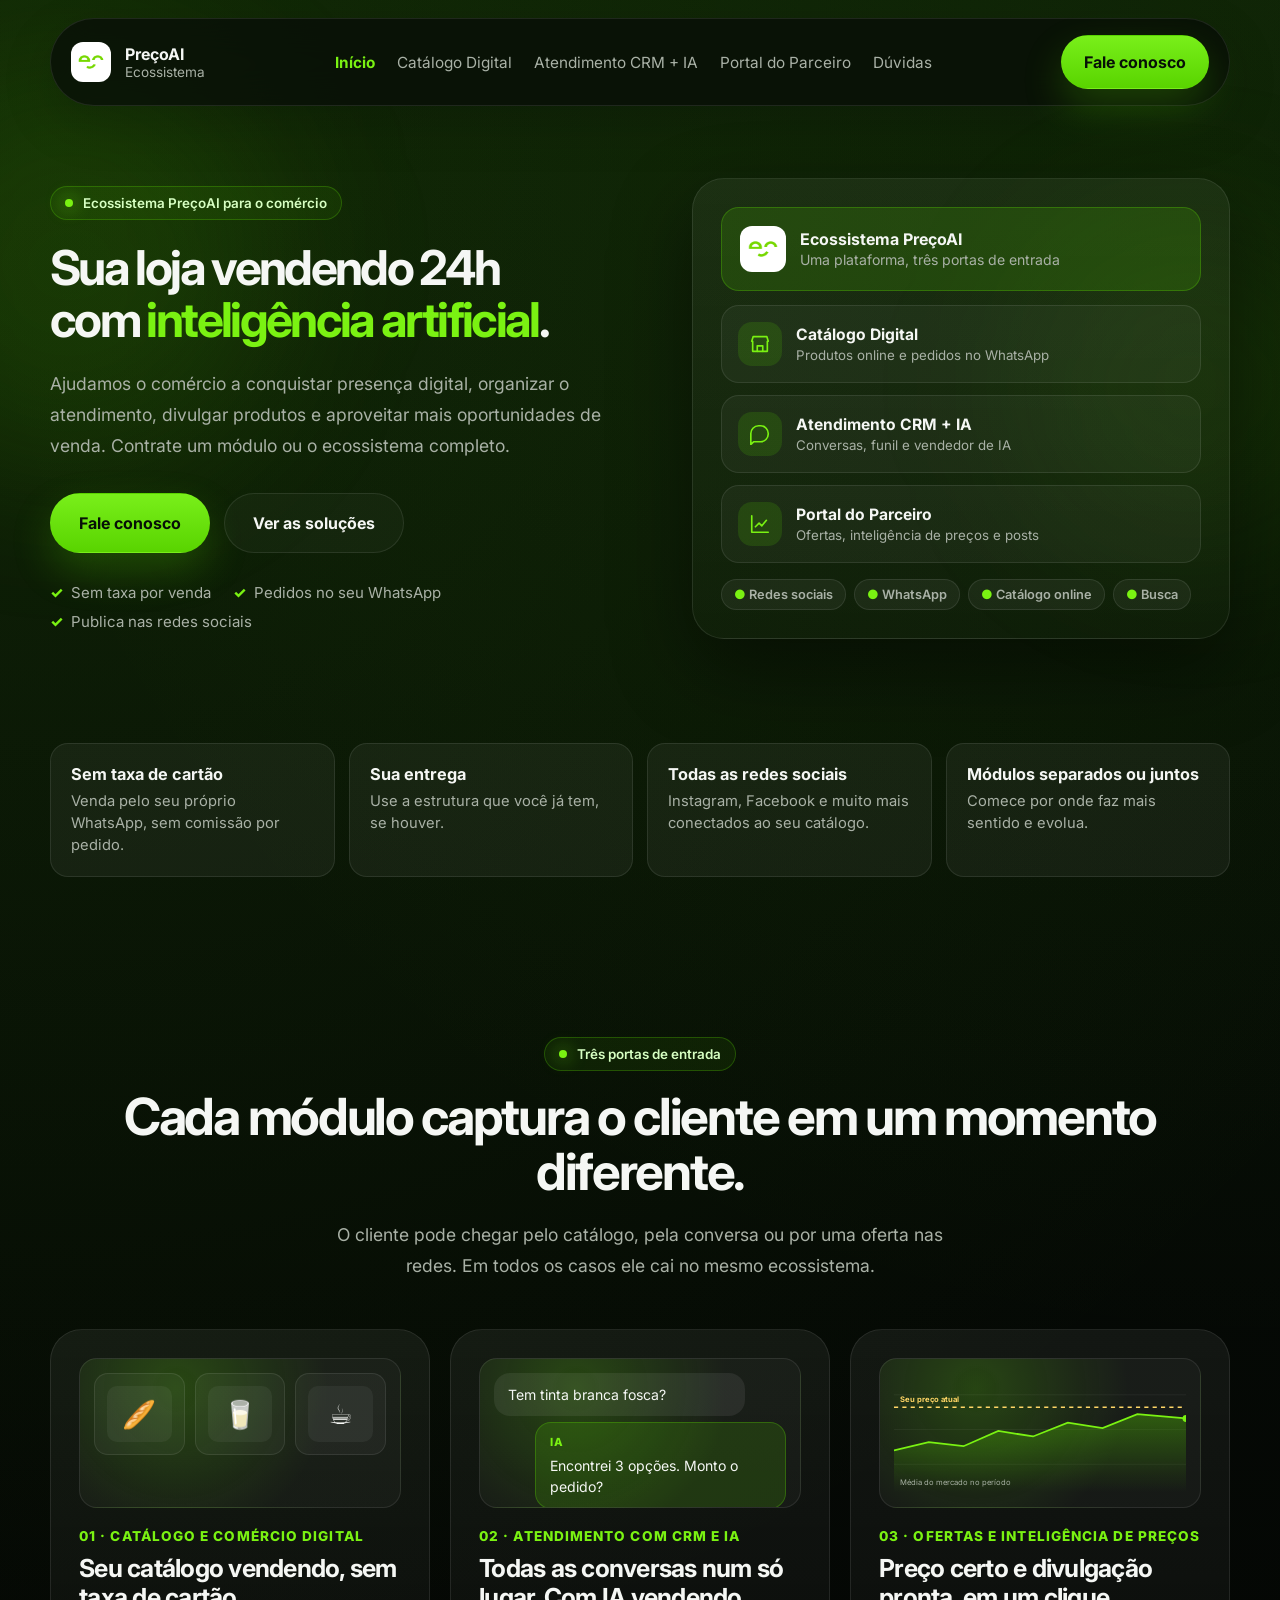
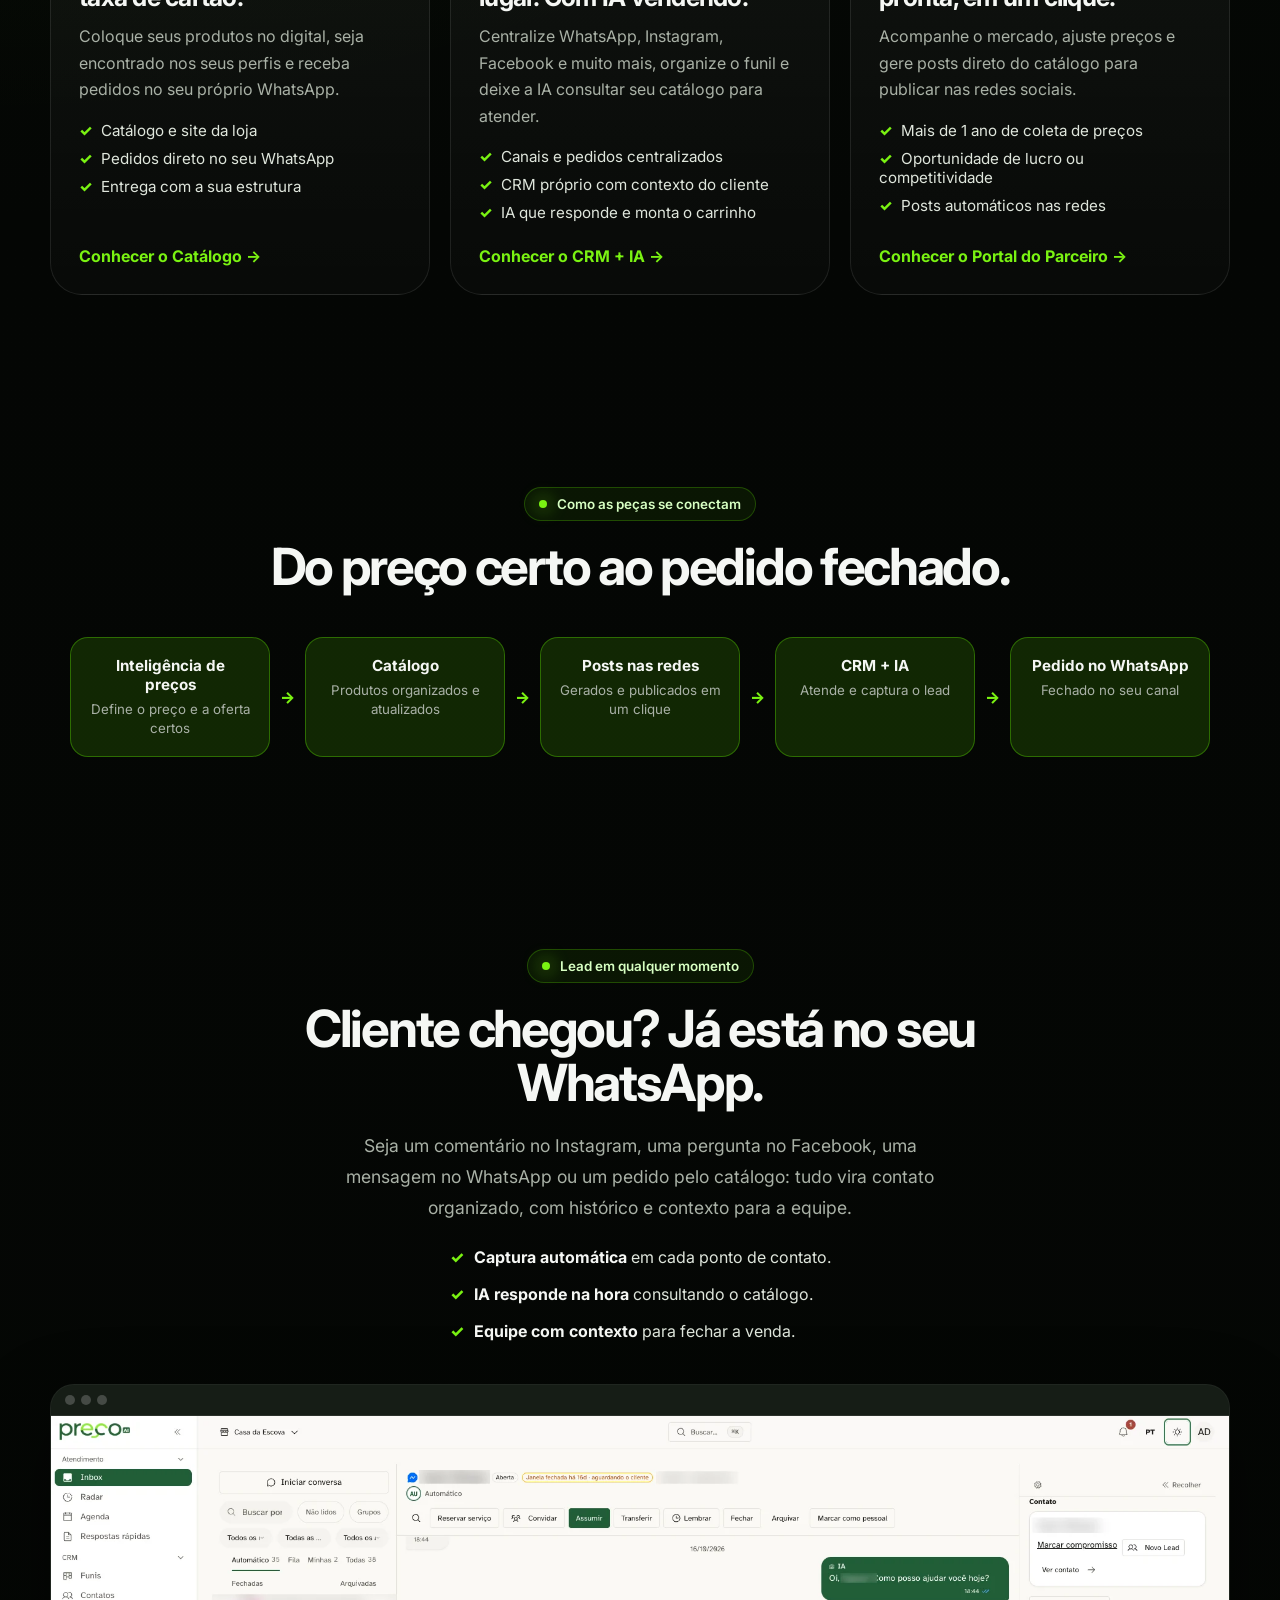
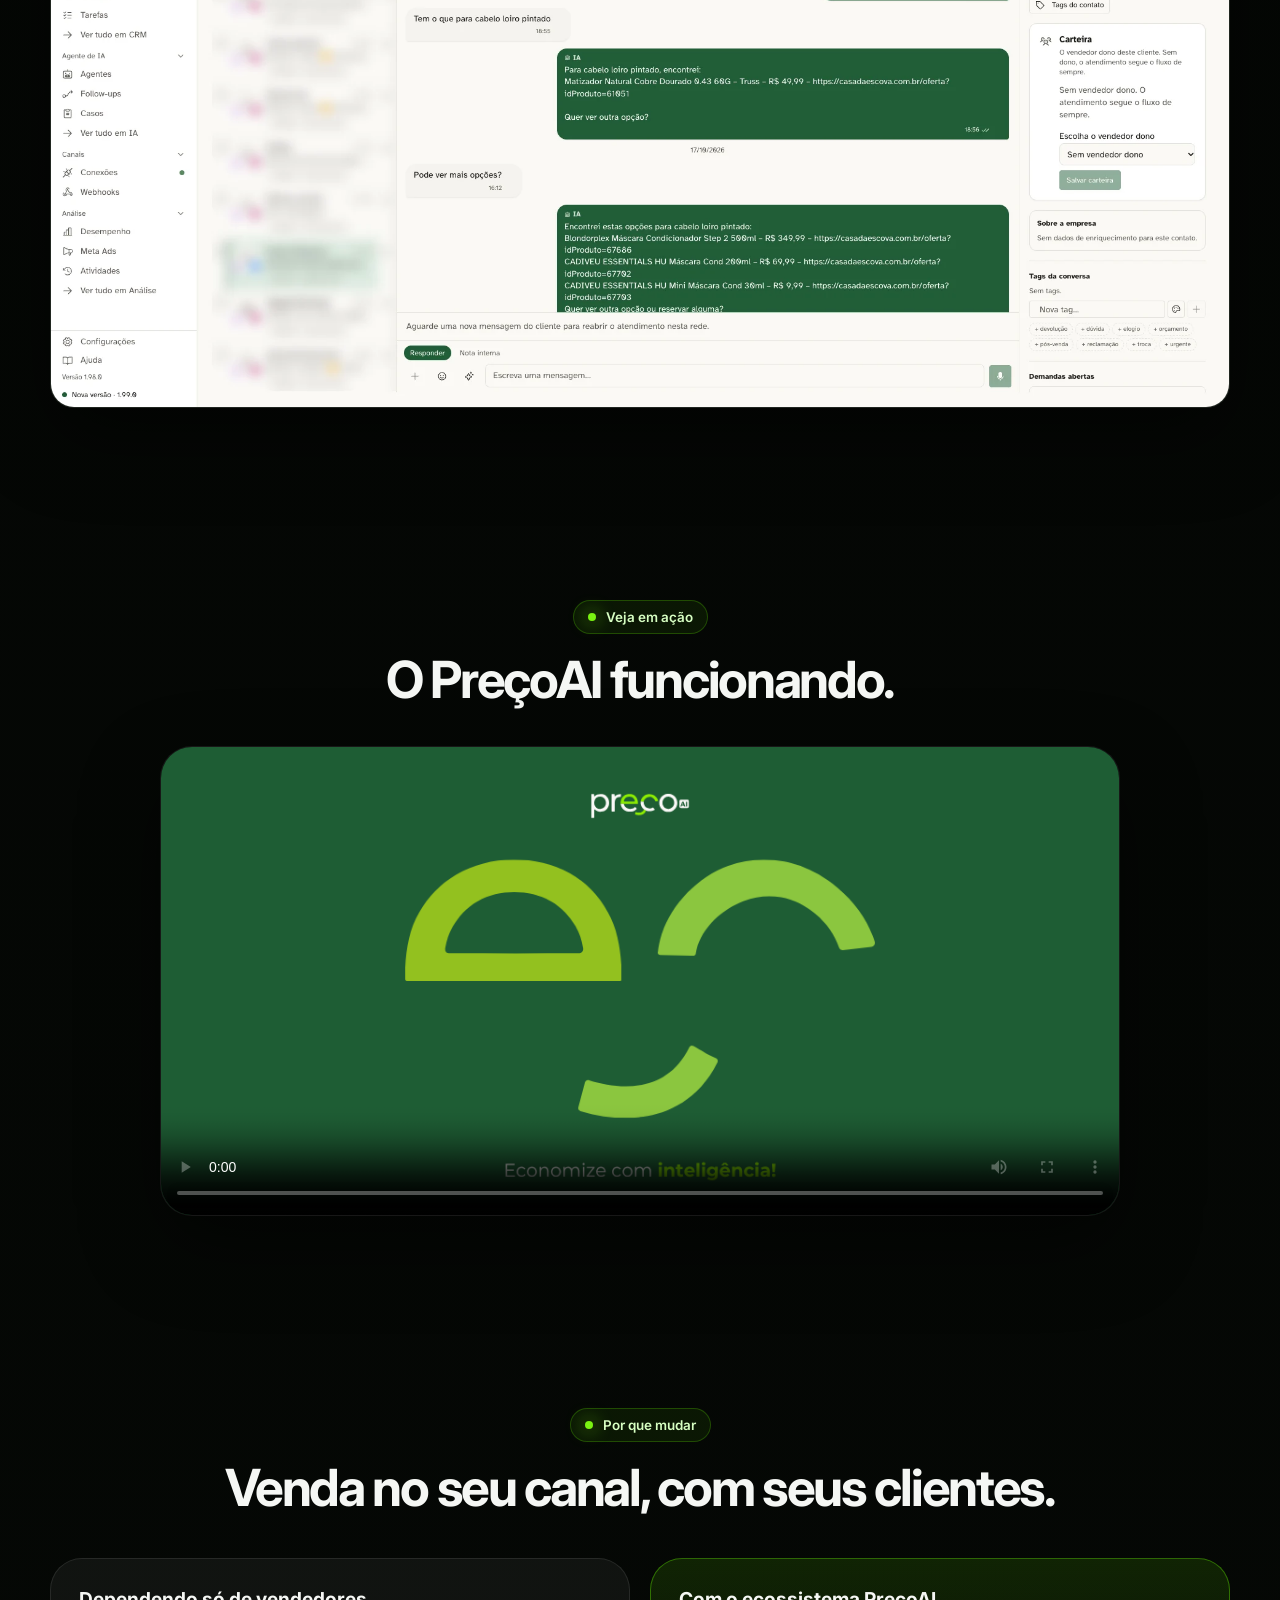
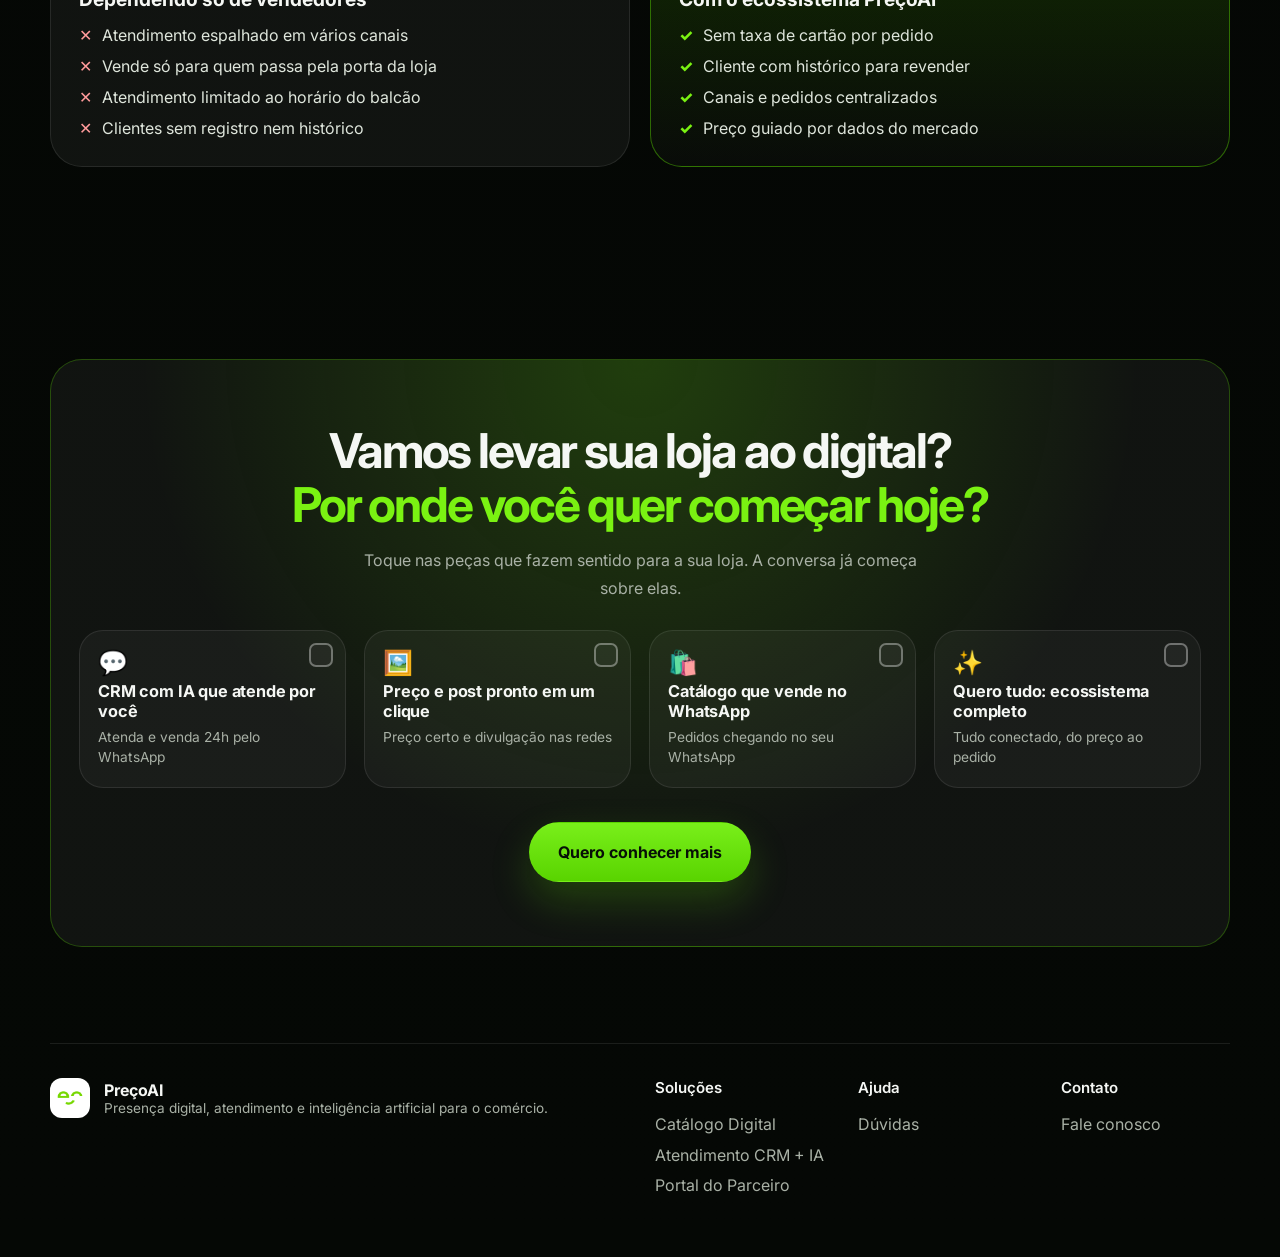
<file: index.html>
<!DOCTYPE html>
<html lang="pt-BR">
  <head>
    <meta charset="UTF-8" />
    <meta name="viewport" content="width=device-width, initial-scale=1.0" />
    <title>PreçoAI | Ecossistema para o comércio: catálogo, CRM com IA e preços</title>
    <meta name="description" content="Catálogo digital, atendimento com CRM e IA e inteligência de preços. Presença digital, atendimento organizado e mais vendas para o comércio." />
    <meta property="og:title" content="PreçoAI | Ecossistema para o comércio: catálogo, CRM com IA e preços" />
    <meta property="og:description" content="Catálogo digital, atendimento com CRM e IA e inteligência de preços. Presença digital, atendimento organizado e mais vendas para o comércio." />
    <meta property="og:type" content="website" />
    <meta property="og:image" content="./assets/capa-app.png" />
    <link rel="icon" type="image/png" href="./assets/favicon.png" />
    <link rel="preconnect" href="https://fonts.googleapis.com" />
    <link rel="preconnect" href="https://fonts.gstatic.com" crossorigin />
    <link href="https://fonts.googleapis.com/css2?family=Inter:wght@400;500;600;700;800&display=swap" rel="stylesheet" />
    <link rel="stylesheet" href="./styles.css?v=20261104b" />
    <link rel="stylesheet" href="./ecossistema-home.css?v=20261104b" />
  </head>
  <body>
    <div class="page-shell">
      <header class="topbar">
        <a class="brand" href="./index.html" aria-label="PreçoAI">
          <img src="./assets/favicon-wg.png" alt="" />
          <div><strong>PreçoAI</strong><span>Ecossistema</span></div>
        </a>
        <button class="menu-toggle" type="button" aria-expanded="false" aria-controls="main-navigation">Menu</button>
        <nav class="nav-links" id="main-navigation" aria-label="Navegação principal"><a href="./index.html" class="current" aria-current="page">Início</a><a href="./catalogo.html">Catálogo Digital</a><a href="./atendimento.html">Atendimento CRM + IA</a><a href="./portal.html">Portal do Parceiro</a><a href="./duvidas.html">Dúvidas</a></nav>
        <a class="button button-primary topbar-cta" href="https://wa.me/5595984042260?text=Ol%C3%A1%2C%20quero%20conhecer%20o%20ecossistema%20Pre%C3%A7oAI." target="_blank" rel="noreferrer">Fale conosco</a>
      </header>
      <main>

<section class="eco-wrap eco-hero">
  <div class="reveal">
    <span class="eco-kicker"><span class="eyebrow-dot"></span>Ecossistema PreçoAI para o comércio</span>
    <h1 class="eco-h1">Sua loja vendendo 24h com <span class="hl">inteligência artificial</span>.</h1>
    <p class="eco-lead">Ajudamos o comércio a conquistar presença digital, organizar o atendimento, divulgar produtos e aproveitar mais oportunidades de venda. Contrate um módulo ou o ecossistema completo.</p>
    <div class="hero-actions">
      <a class="button button-primary button-large" href="https://wa.me/5595984042260?text=Ol%C3%A1%2C%20quero%20conhecer%20o%20ecossistema%20Pre%C3%A7oAI." target="_blank" rel="noreferrer">Fale conosco</a>
      <a class="button button-secondary button-large" href="#solucoes">Ver as soluções</a>
    </div>
    <div class="eco-trust"><span>Sem taxa por venda</span><span>Pedidos no seu WhatsApp</span><span>Publica nas redes sociais</span></div>
  </div>
  <div class="hub reveal reveal-delay" data-tilt>
    <div class="hub-core"><img src="./assets/favicon-wg.png" alt="" /><div><strong>Ecossistema PreçoAI</strong><span>Uma plataforma, três portas de entrada</span></div></div>
    <div class="hub-grid">
      <a class="hub-node" href="./catalogo.html"><span class="hub-ico"><svg viewBox="0 0 24 24" aria-hidden="true"><path d="M3 9l1.5-5h15L21 9"/><path d="M4 9v11h16V9"/><path d="M9 20v-6h6v6"/></svg></span><div><b>Catálogo Digital</b><small>Produtos online e pedidos no WhatsApp</small></div></a>
      <a class="hub-node" href="./atendimento.html"><span class="hub-ico"><svg viewBox="0 0 24 24" aria-hidden="true"><path d="M21 12a8.5 8.5 0 0 1-8.5 8.5H5l-3 3V12A8.5 8.5 0 0 1 10.5 3h2A8.5 8.5 0 0 1 21 12Z"/></svg></span><div><b>Atendimento CRM + IA</b><small>Conversas, funil e vendedor de IA</small></div></a>
      <a class="hub-node" href="./portal.html"><span class="hub-ico"><svg viewBox="0 0 24 24" aria-hidden="true"><path d="M3 3v18h18"/><path d="m7 15 4-4 3 3 5-6"/></svg></span><div><b>Portal do Parceiro</b><small>Ofertas, inteligência de preços e posts</small></div></a>
    </div>
    <div class="hub-leads"><span class="lead-pill">Redes sociais</span><span class="lead-pill">WhatsApp</span><span class="lead-pill">Catálogo online</span><span class="lead-pill">Busca</span></div>
  </div>
</section>

<section class="eco-wrap eco-section tight reveal">
  <div class="eco-strip">
    <div><b>Sem taxa de cartão</b><span>Venda pelo seu próprio WhatsApp, sem comissão por pedido.</span></div>
    <div><b>Sua entrega</b><span>Use a estrutura que você já tem, se houver.</span></div>
    <div><b>Todas as redes sociais</b><span>Instagram, Facebook e muito mais conectados ao seu catálogo.</span></div>
    <div><b>Módulos separados ou juntos</b><span>Comece por onde faz mais sentido e evolua.</span></div>
  </div>
</section>

<section class="eco-wrap eco-section" id="solucoes">
  <div class="eco-center reveal"><span class="eco-kicker"><span class="eyebrow-dot"></span>Três portas de entrada</span>
  <h2 class="eco-h2">Cada módulo captura o cliente em um momento diferente.</h2>
  <p class="eco-lead">O cliente pode chegar pelo catálogo, pela conversa ou por uma oferta nas redes. Em todos os casos ele cai no mesmo ecossistema.</p></div>
  <div class="pillars">
  <a class="pillar reveal" href="./catalogo.html">
    <div class="pillar-art"><div class="prod-grid"><div class="prod"><i>🥖</i></div><div class="prod"><i>🥛</i></div><div class="prod"><i>☕</i></div></div></div>
    <span class="pillar-num">01 · CATÁLOGO E COMÉRCIO DIGITAL</span>
    <h3>Seu catálogo vendendo, sem taxa de cartão.</h3>
    <p>Coloque seus produtos no digital, seja encontrado nos seus perfis e receba pedidos no seu próprio WhatsApp.</p>
    <ul><li>Catálogo e site da loja</li><li>Pedidos direto no seu WhatsApp</li><li>Entrega com a sua estrutura</li></ul>
    <span class="more">Conhecer o Catálogo →</span>
  </a>
  <a class="pillar reveal reveal-delay" href="./atendimento.html">
    <div class="pillar-art"><div class="msg in" style="margin-bottom:6px">Tem tinta branca fosca?</div><div class="msg ai"><small>IA</small>Encontrei 3 opções. Monto o pedido?</div></div>
    <span class="pillar-num">02 · ATENDIMENTO COM CRM E IA</span>
    <h3>Todas as conversas num só lugar. Com IA vendendo.</h3>
    <p>Centralize WhatsApp, Instagram, Facebook e muito mais, organize o funil e deixe a IA consultar seu catálogo para atender.</p>
    <ul><li>Canais e pedidos centralizados</li><li>CRM próprio com contexto do cliente</li><li>IA que responde e monta o carrinho</li></ul>
    <span class="more">Conhecer o CRM + IA →</span>
  </a>
  <a class="pillar reveal reveal-delay-2" href="./portal.html">
    <div class="pillar-art"><svg class="pricechart" style="height:120px" viewBox="0 0 420 170" role="img" aria-label="Exemplo ilustrativo: preço do mercado ao longo do período e preço atual da loja">
  <defs><linearGradient id="g" x1="0" x2="0" y1="0" y2="1"><stop offset="0" stop-color="#59d400" stop-opacity=".35"/><stop offset="1" stop-color="#59d400" stop-opacity="0"/></linearGradient></defs>
  <g stroke="rgba(255,255,255,.08)"><path d="M0 30h420M0 80h420M0 130h420"/></g>
  <path d="M0 110 L50 98 L100 104 L150 82 L200 90 L250 70 L300 78 L350 58 L420 64 L420 170 L0 170Z" fill="url(#g)"/>
  <path d="M0 110 L50 98 L100 104 L150 82 L200 90 L250 70 L300 78 L350 58 L420 64" fill="none" stroke="#7af212" stroke-width="2.5"/>
  <path d="M0 48 H420" stroke="#ffd666" stroke-width="2" stroke-dasharray="6 6"/>
  <circle cx="420" cy="64" r="5" fill="#7af212"/>
  <text x="8" y="40" fill="#ffd666" font-size="11" font-weight="700">Seu preço atual</text>
  <text x="8" y="160" fill="#a9b1a6" font-size="11">Média do mercado no período</text>
</svg></div>
    <span class="pillar-num">03 · OFERTAS E INTELIGÊNCIA DE PREÇOS</span>
    <h3>Preço certo e divulgação pronta, em um clique.</h3>
    <p>Acompanhe o mercado, ajuste preços e gere posts direto do catálogo para publicar nas redes sociais.</p>
    <ul><li>Mais de 1 ano de coleta de preços</li><li>Oportunidade de lucro ou competitividade</li><li>Posts automáticos nas redes</li></ul>
    <span class="more">Conhecer o Portal do Parceiro →</span>
  </a>
</div>
</section>

<section class="eco-wrap eco-section">
  <div class="eco-center reveal"><span class="eco-kicker"><span class="eyebrow-dot"></span>Como as peças se conectam</span>
  <h2 class="eco-h2">Do preço certo ao pedido fechado.</h2></div>
  <div class="flow reveal">
    <div class="flow-node a"><b>Inteligência de preços</b><small>Define o preço e a oferta certos</small></div><span class="flow-arrow">→</span>
    <div class="flow-node a"><b>Catálogo</b><small>Produtos organizados e atualizados</small></div><span class="flow-arrow">→</span>
    <div class="flow-node a"><b>Posts nas redes</b><small>Gerados e publicados em um clique</small></div><span class="flow-arrow">→</span>
    <div class="flow-node a"><b>CRM + IA</b><small>Atende e captura o lead</small></div><span class="flow-arrow">→</span>
    <div class="flow-node a"><b>Pedido no WhatsApp</b><small>Fechado no seu canal</small></div>
  </div>
</section>

<section class="eco-wrap eco-section">
  <div class="split stack">
    <div class="reveal"><span class="eco-kicker"><span class="eyebrow-dot"></span>Lead em qualquer momento</span>
      <h2 class="eco-h2">Cliente chegou? Já está no seu WhatsApp.</h2>
      <p class="eco-lead">Seja um comentário no Instagram, uma pergunta no Facebook, uma mensagem no WhatsApp ou um pedido pelo catálogo: tudo vira contato organizado, com histórico e contexto para a equipe.</p>
      <ul class="checks"><li><b>Captura automática</b> em cada ponto de contato.</li><li><b>IA responde na hora</b> consultando o catálogo.</li><li><b>Equipe com contexto</b> para fechar a venda.</li></ul>
    </div>
    <div class="reveal reveal-delay"><figure class="shot"><div class="shot-bar"><i></i><i></i><i></i></div><img src="./assets/crm-inbox.webp" alt="Inbox do PreçoAI com a IA atendendo um cliente" loading="lazy" width="1920" height="960" /></figure></div>
  </div>
</section>

<section class="eco-wrap eco-section">
  <div class="eco-center reveal"><span class="eco-kicker"><span class="eyebrow-dot"></span>Veja em ação</span>
  <h2 class="eco-h2">O PreçoAI funcionando.</h2></div>
  <div class="video-solo reveal"><div class="video-box"><video controls playsinline preload="metadata" poster="./assets/capa-app.png"><source src="./assets/videoyas.mp4" type="video/mp4" /></video></div></div>
</section>

<section class="eco-wrap eco-section">
  <div class="eco-center reveal"><span class="eco-kicker"><span class="eyebrow-dot"></span>Por que mudar</span>
  <h2 class="eco-h2">Venda no seu canal, com seus clientes.</h2></div>
  <div class="vs reveal">
    <div><h3>Dependendo só de vendedores</h3><ul><li>Atendimento espalhado em vários canais</li><li>Vende só para quem passa pela porta da loja</li><li>Atendimento limitado ao horário do balcão</li><li>Clientes sem registro nem histórico</li></ul></div>
    <div class="win"><h3>Com o ecossistema PreçoAI</h3><ul><li>Sem taxa de cartão por pedido</li><li>Cliente com histórico para revender</li><li>Canais e pedidos centralizados</li><li>Preço guiado por dados do mercado</li></ul></div>
  </div>
</section>

<section class="eco-section"><div class="eco-wrap reveal"><div class="eco-cta interest" data-wa="5595984042260">
  <h2>Vamos levar sua loja ao digital?<br /><span class="hl">Por onde você quer começar hoje?</span></h2>
  <p>Toque nas peças que fazem sentido para a sua loja. A conversa já começa sobre elas.</p>
  <div class="interest-grid" role="group" aria-label="O que chamou sua atenção">
    <label class="interest-card" data-key="crm" data-label="CRM com IA" data-short="CRM" data-hint="Ótimo! A IA atende seus clientes 24h e já consulta o seu catálogo.">
      <input class="interest-box" type="checkbox" name="interesse" value="crm" />
      <span class="interest-check" aria-hidden="true"></span>
      <span class="interest-icon" aria-hidden="true">💬</span><b>CRM com IA que atende por você</b><small>Atenda e venda 24h pelo WhatsApp</small></label>
    <label class="interest-card" data-key="posts" data-label="Preço e post pronto em um clique" data-short="posts" data-hint="Perfeito! Você acerta o preço e seus produtos viram post em um clique.">
      <input class="interest-box" type="checkbox" name="interesse" value="posts" />
      <span class="interest-check" aria-hidden="true"></span>
      <span class="interest-icon" aria-hidden="true">🖼️</span><b>Preço e post pronto em um clique</b><small>Preço certo e divulgação nas redes</small></label>
    <label class="interest-card" data-key="catalogo" data-label="Catálogo digital" data-short="Catálogo" data-hint="Boa! Seus clientes escolhem e pedem direto no seu WhatsApp.">
      <input class="interest-box" type="checkbox" name="interesse" value="catalogo" />
      <span class="interest-check" aria-hidden="true"></span>
      <span class="interest-icon" aria-hidden="true">🛍️</span><b>Catálogo que vende no WhatsApp</b><small>Pedidos chegando no seu WhatsApp</small></label>
    <label class="interest-card interest-all" data-key="all" data-label="Ecossistema completo" data-short="Ecossistema completo" data-hint="Excelente! Vamos mostrar como tudo se conecta na sua loja.">
      <input class="interest-box" type="checkbox" name="interesse" value="all" />
      <span class="interest-check" aria-hidden="true"></span>
      <span class="interest-icon" aria-hidden="true">✨</span><b>Quero tudo: ecossistema completo</b><small>Tudo conectado, do preço ao pedido</small></label>
  </div>
  <p class="interest-status" aria-live="polite" hidden></p>
  <a class="button button-primary button-large interest-cta" href="https://wa.me/5595984042260?text=Ol%C3%A1%2C%20quero%20conhecer%20o%20ecossistema%20Pre%C3%A7oAI." target="_blank" rel="noreferrer">Quero conhecer mais</a>
</div></div></section>

      </main>
      <footer class="footer">
        <div class="footer-brand"><img src="./assets/favicon-wg.png" alt="" /><div><strong>PreçoAI</strong><span>Presença digital, atendimento e inteligência artificial para o comércio.</span></div></div>
        <div class="footer-columns">
          <div><span>Soluções</span><a href="./catalogo.html">Catálogo Digital</a><a href="./atendimento.html">Atendimento CRM + IA</a><a href="./portal.html">Portal do Parceiro</a></div>
          <div><span>Ajuda</span><a href="./duvidas.html">Dúvidas</a></div>
          <div><span>Contato</span><a href="https://wa.me/5595984042260?text=Ol%C3%A1%2C%20quero%20falar%20com%20o%20Pre%C3%A7oAI." target="_blank" rel="noreferrer">Fale conosco</a></div>
        </div>
      </footer>
    </div>
    <script src="./script.js?v=20261104b"></script>
  </body>
</html>
</file>
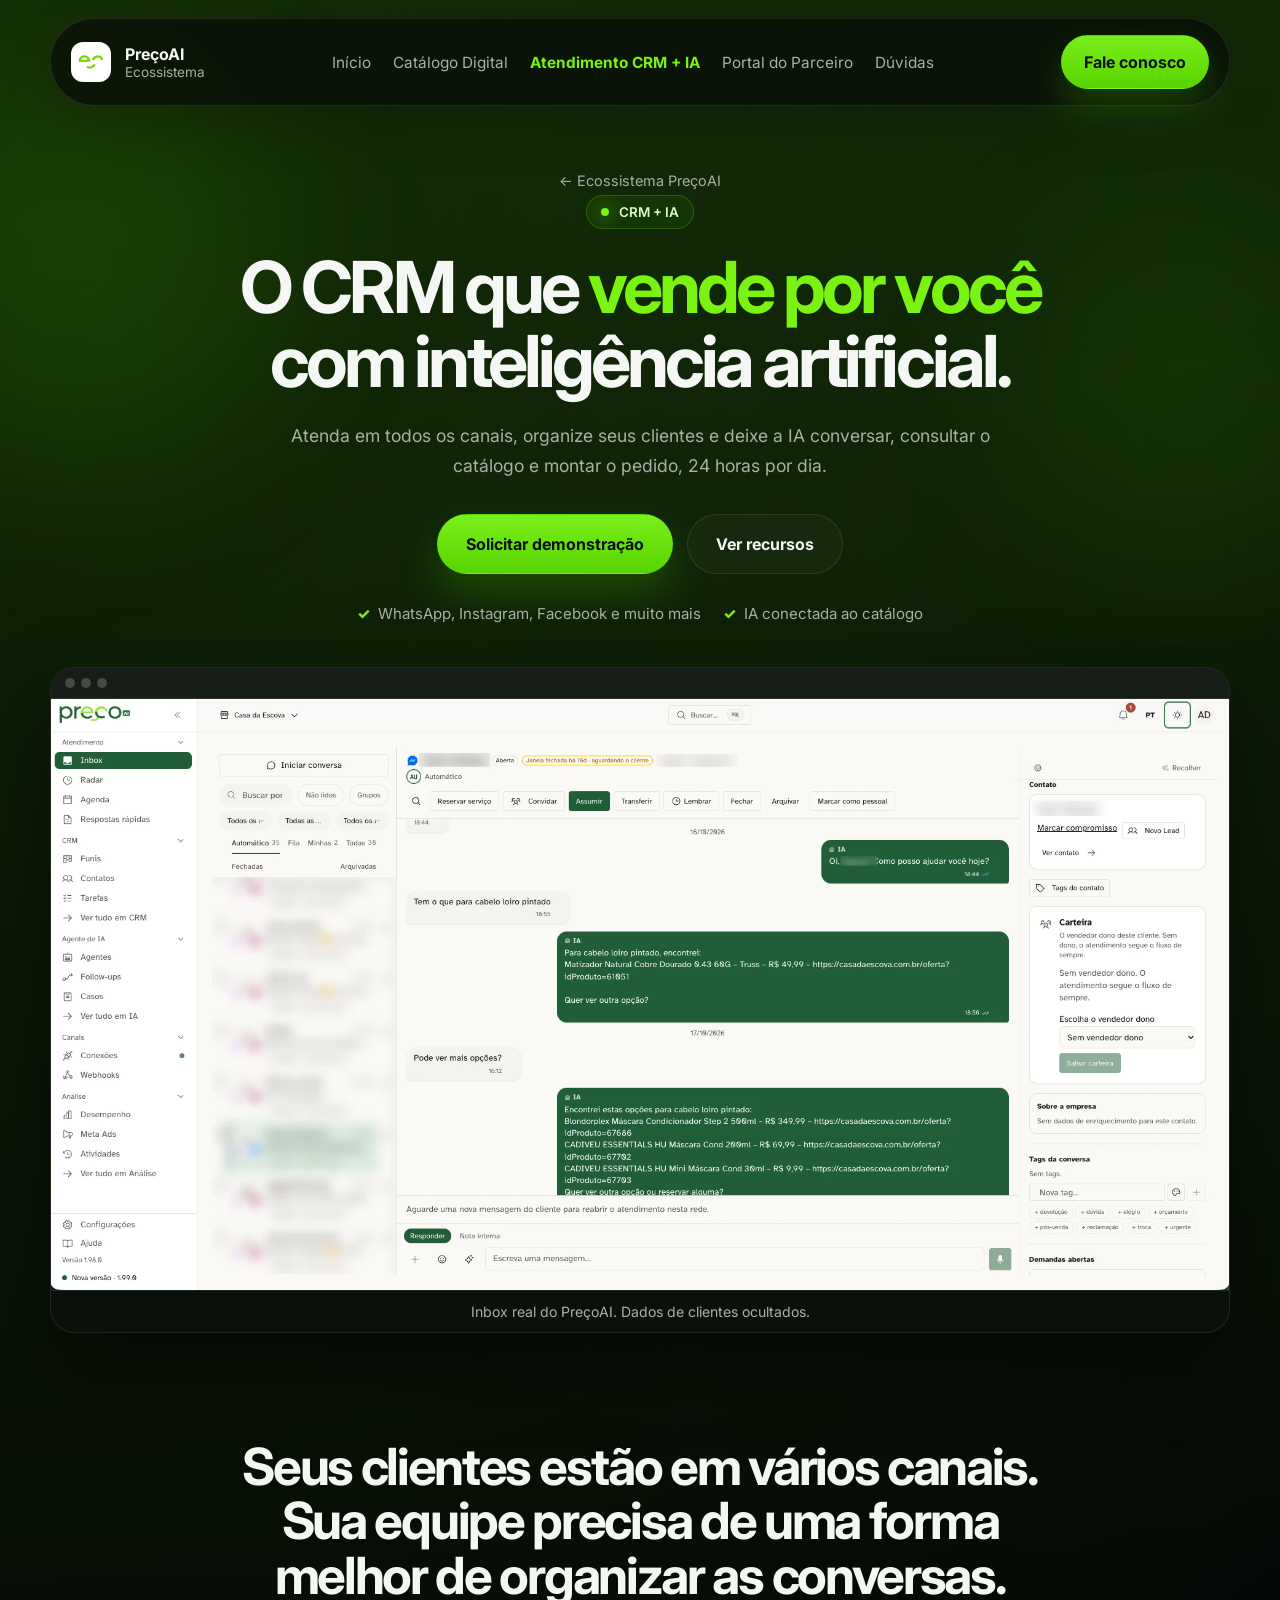
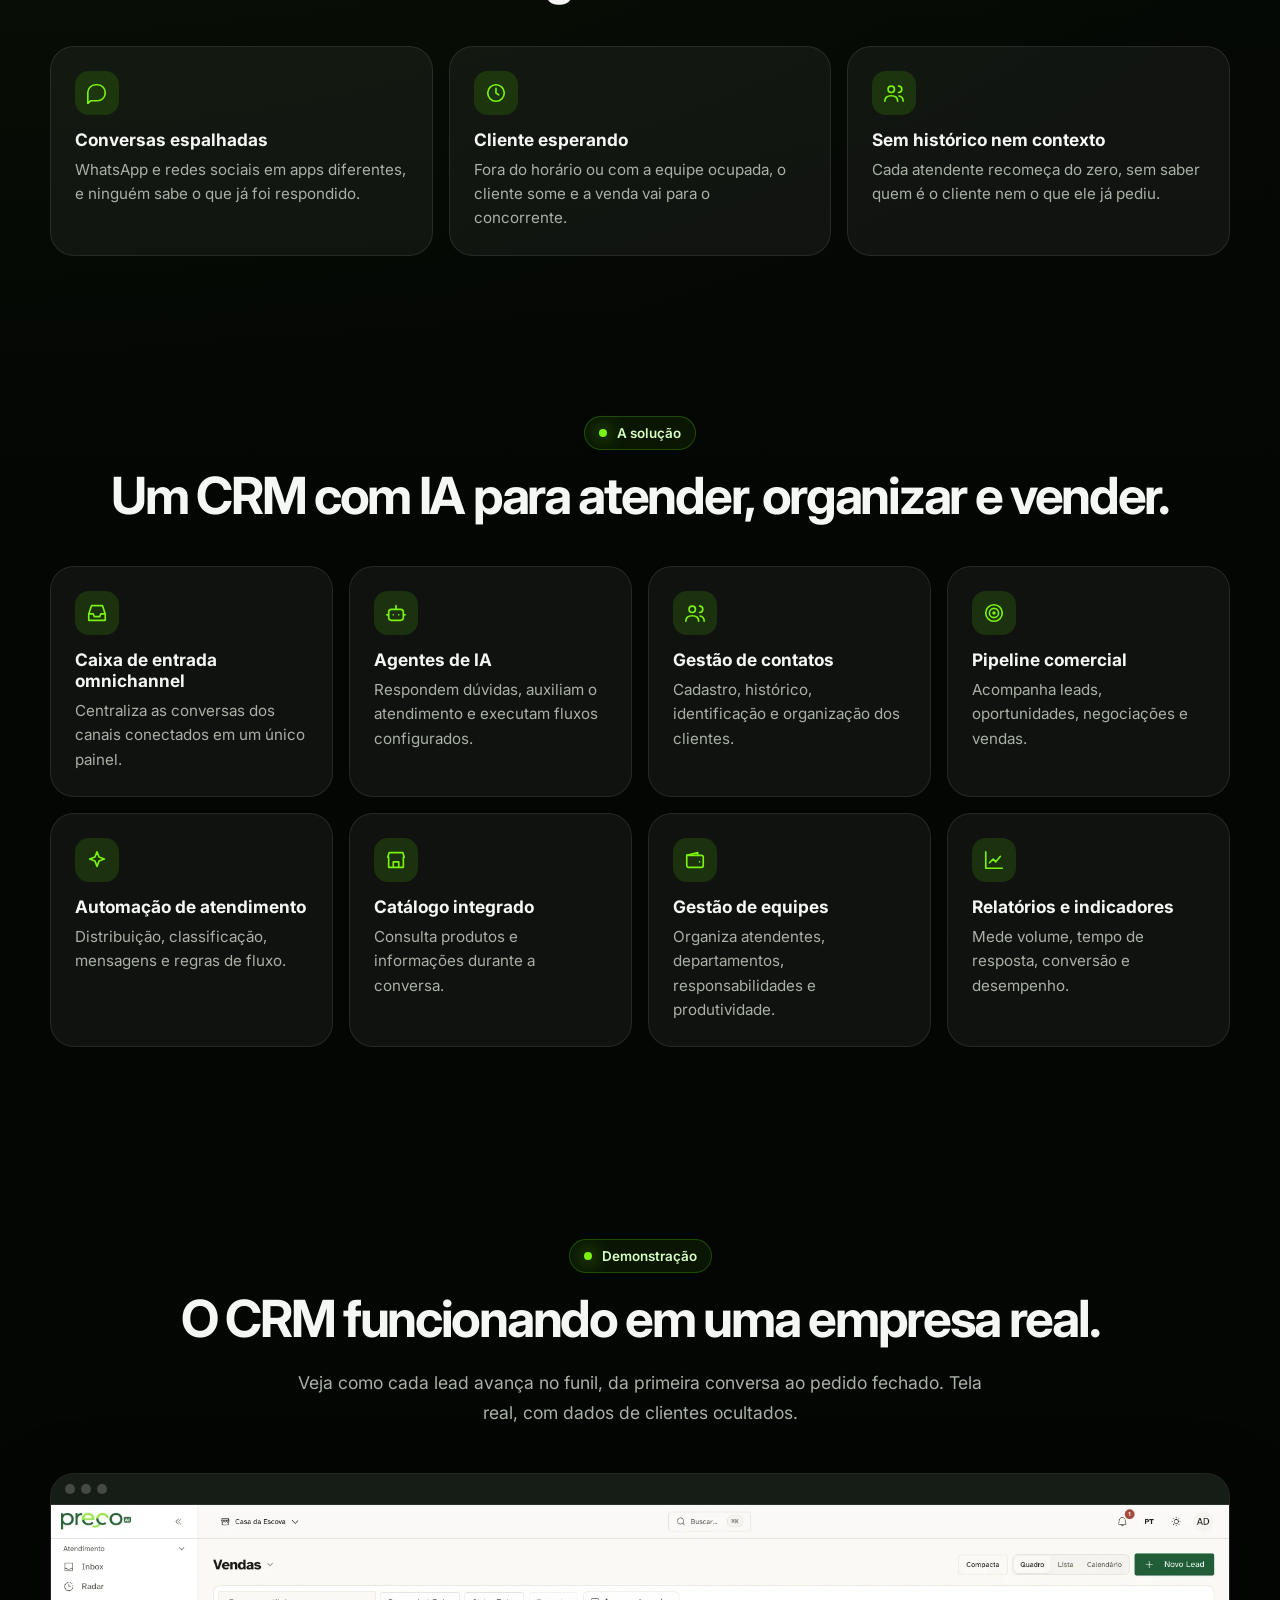
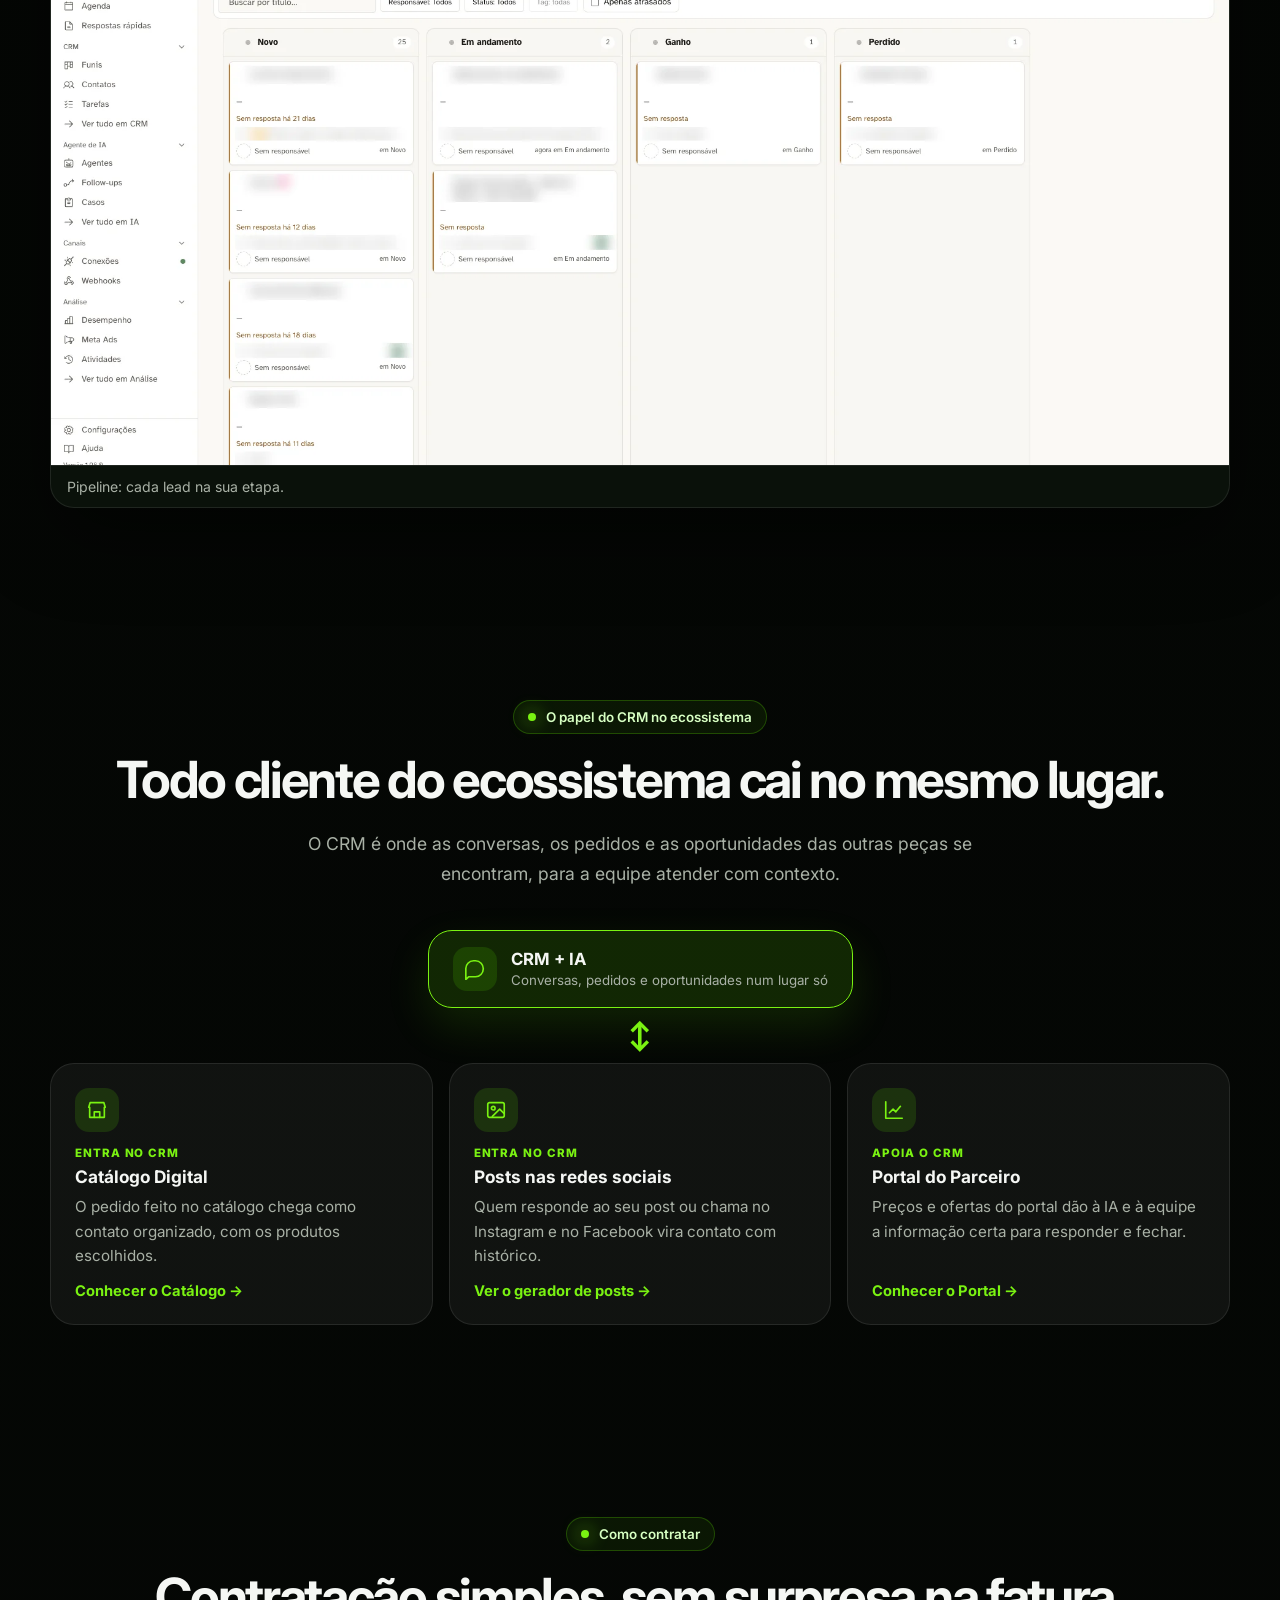
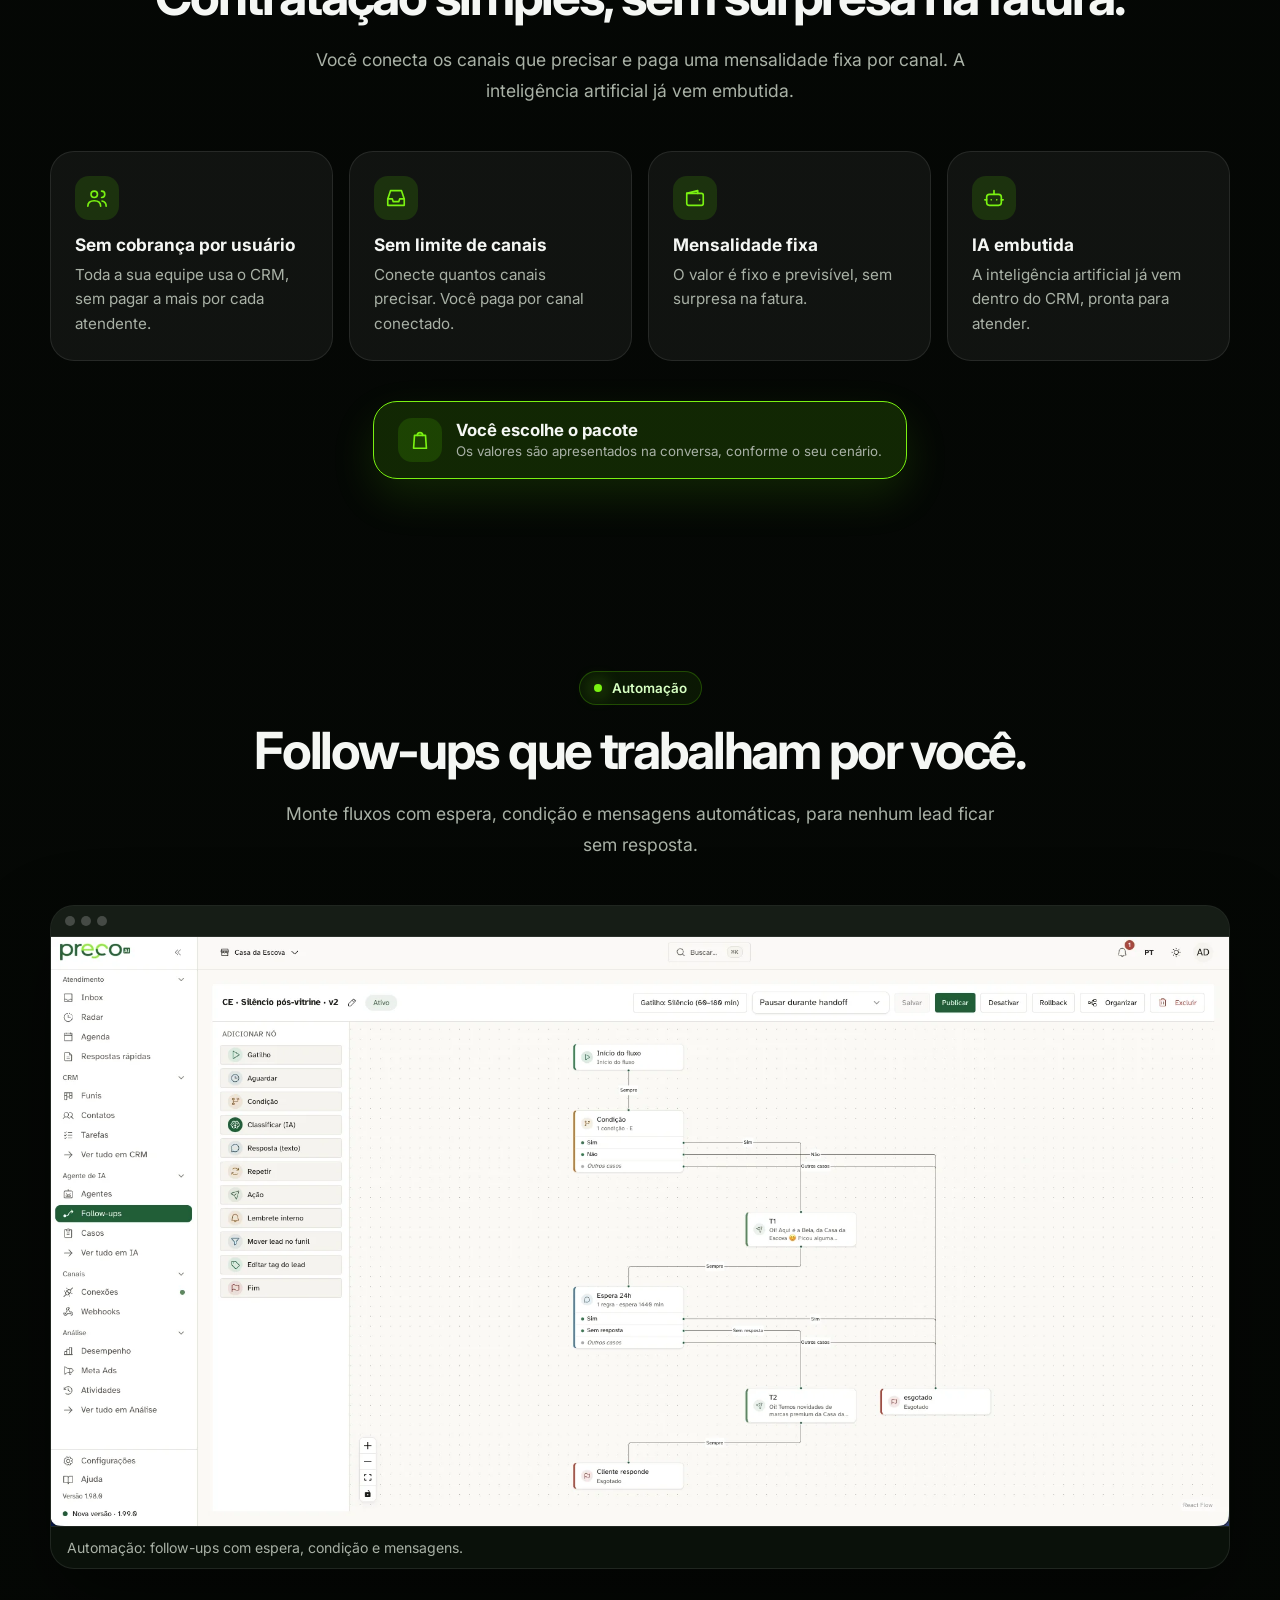
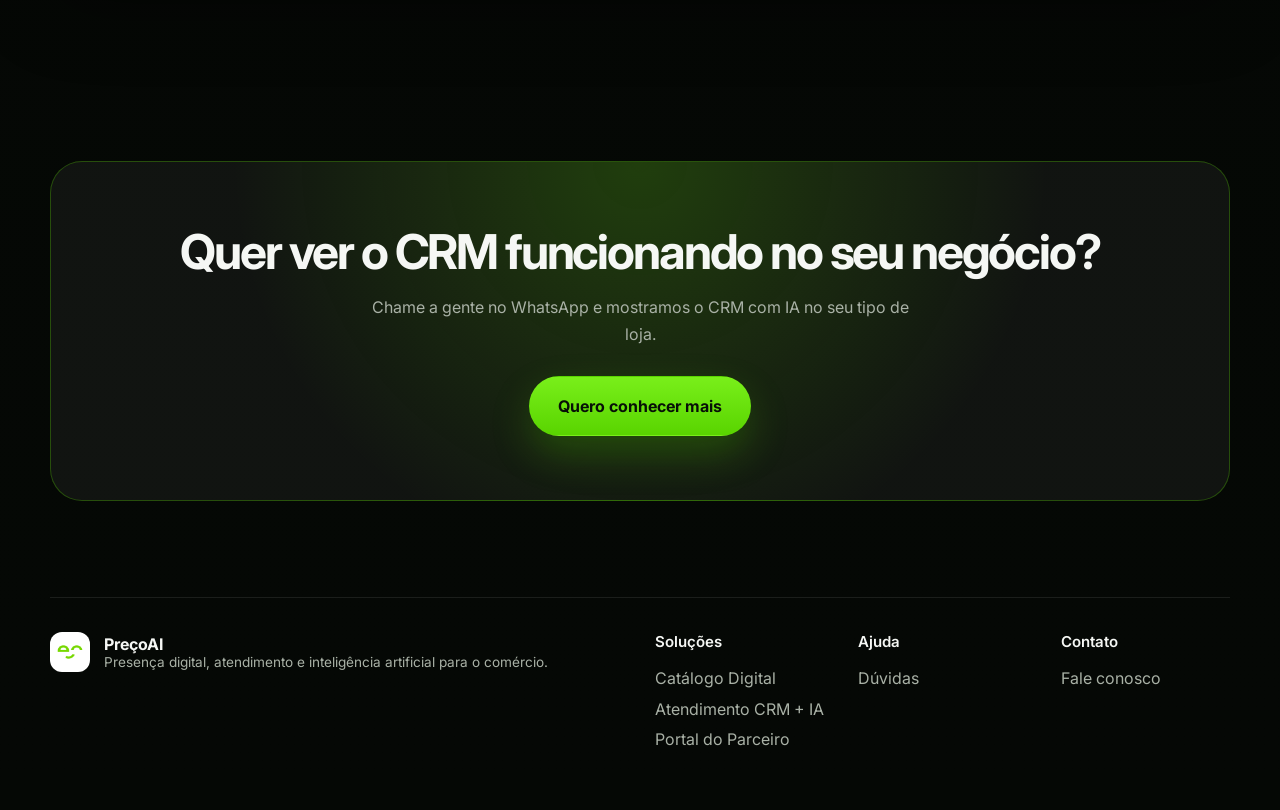
<file: atendimento.html>
<!DOCTYPE html>
<html lang="pt-BR">
  <head>
    <meta charset="UTF-8" />
    <meta name="viewport" content="width=device-width, initial-scale=1.0" />
    <title>CRM com IA para atendimento e vendas | PreçoAI</title>
    <meta name="description" content="CRM com IA: centralize WhatsApp, redes sociais e muito mais, organize clientes e transforme conversas em oportunidades de negócio." />
    <meta property="og:title" content="CRM com IA para atendimento e vendas | PreçoAI" />
    <meta property="og:description" content="CRM com IA: centralize WhatsApp, redes sociais e muito mais, organize clientes e transforme conversas em oportunidades de negócio." />
    <meta property="og:type" content="website" />
    <meta property="og:image" content="./assets/capa-app.png" />
    <link rel="icon" type="image/png" href="./assets/favicon.png" />
    <link rel="preconnect" href="https://fonts.googleapis.com" />
    <link rel="preconnect" href="https://fonts.gstatic.com" crossorigin />
    <link href="https://fonts.googleapis.com/css2?family=Inter:wght@400;500;600;700;800&display=swap" rel="stylesheet" />
    <link rel="stylesheet" href="./styles.css?v=20261104b" />
    <link rel="stylesheet" href="./ecossistema.css?v=20261104b" />
  </head>
  <body>
    <div class="page-shell">
      <header class="topbar">
        <a class="brand" href="./index.html" aria-label="PreçoAI">
          <img src="./assets/favicon-wg.png" alt="" />
          <div><strong>PreçoAI</strong><span>Ecossistema</span></div>
        </a>
        <button class="menu-toggle" type="button" aria-expanded="false" aria-controls="main-navigation">Menu</button>
        <nav class="nav-links" id="main-navigation" aria-label="Navegação principal"><a href="./index.html">Início</a><a href="./catalogo.html">Catálogo Digital</a><a href="./atendimento.html" class="current" aria-current="page">Atendimento CRM + IA</a><a href="./portal.html">Portal do Parceiro</a><a href="./duvidas.html">Dúvidas</a></nav>
        <a class="button button-primary topbar-cta" href="https://wa.me/5595984042260?text=Ol%C3%A1%2C%20quero%20solicitar%20uma%20demonstra%C3%A7%C3%A3o%20do%20CRM%20com%20IA%20do%20Pre%C3%A7oAI." target="_blank" rel="noreferrer">Fale conosco</a>
      </header>
      <main>

<section class="eco-wrap eco-hero">
  <div class="reveal"><a class="crumb" href="./index.html">← Ecossistema PreçoAI</a><br/>
    <span class="eco-kicker"><span class="eyebrow-dot"></span>CRM + IA</span>
    <h1 class="eco-h1">O CRM que <span class="hl">vende por você</span> com inteligência artificial.</h1>
    <p class="eco-lead">Atenda em todos os canais, organize seus clientes e deixe a IA conversar, consultar o catálogo e montar o pedido, 24 horas por dia.</p>
    <div class="hero-actions"><a class="button button-primary button-large" href="https://wa.me/5595984042260?text=Ol%C3%A1%2C%20quero%20solicitar%20uma%20demonstra%C3%A7%C3%A3o%20do%20CRM%20com%20IA%20do%20Pre%C3%A7oAI." target="_blank" rel="noreferrer">Solicitar demonstração</a><a class="button button-secondary button-large" href="#solucao">Ver recursos</a></div>
    <div class="eco-trust"><span>WhatsApp, Instagram, Facebook e muito mais</span><span>IA conectada ao catálogo</span></div>
  </div>
  <div class="reveal reveal-delay"><figure class="shot"><div class="shot-bar"><i></i><i></i><i></i></div><img src="./assets/crm-inbox.webp" alt="CRM do PreçoAI com a IA atendendo um cliente e painel de contato" loading="lazy" width="1920" height="960" /><figcaption>Inbox real do PreçoAI. Dados de clientes ocultados.</figcaption></figure></div>
</section>

<section class="eco-wrap eco-section tight">
  <div class="eco-center reveal"><h2 class="eco-h2">Seus clientes estão em vários canais. Sua equipe precisa de uma forma melhor de organizar as conversas.</h2></div>
  <div class="feat-grid reveal"><div class="feat"><span class="eco-ico"><svg viewBox="0 0 24 24" aria-hidden="true"><path d="M21 12a8.5 8.5 0 0 1-8.5 8.5H5l-3 3V12A8.5 8.5 0 0 1 10.5 3h2A8.5 8.5 0 0 1 21 12Z"/></svg></span><h3>Conversas espalhadas</h3><p>WhatsApp e redes sociais em apps diferentes, e ninguém sabe o que já foi respondido.</p></div><div class="feat"><span class="eco-ico"><svg viewBox="0 0 24 24" aria-hidden="true"><circle cx="12" cy="12" r="9"/><path d="M12 7v5l3 2"/></svg></span><h3>Cliente esperando</h3><p>Fora do horário ou com a equipe ocupada, o cliente some e a venda vai para o concorrente.</p></div><div class="feat"><span class="eco-ico"><svg viewBox="0 0 24 24" aria-hidden="true"><circle cx="9" cy="8" r="3.5"/><path d="M2 21c0-4 3-6 7-6s7 2 7 6"/><path d="M17 4.5a3.5 3.5 0 0 1 0 7M22 21c0-3-1.7-5-4.5-5.7"/></svg></span><h3>Sem histórico nem contexto</h3><p>Cada atendente recomeça do zero, sem saber quem é o cliente nem o que ele já pediu.</p></div></div>
</section>

<section class="eco-wrap eco-section" id="solucao">
  <div class="eco-center reveal"><span class="eco-kicker"><span class="eyebrow-dot"></span>A solução</span>
  <h2 class="eco-h2">Um CRM com IA para atender, organizar e vender.</h2></div>
  <div class="feat-grid reveal" style="grid-template-columns:repeat(4,1fr)"><div class="feat"><span class="eco-ico"><svg viewBox="0 0 24 24" aria-hidden="true"><path d="M3 13l3-9h12l3 9v7H3z"/><path d="M3 13h5l1 3h6l1-3h5"/></svg></span><h3>Caixa de entrada omnichannel</h3><p>Centraliza as conversas dos canais conectados em um único painel.</p></div><div class="feat"><span class="eco-ico"><svg viewBox="0 0 24 24" aria-hidden="true"><rect x="4" y="8" width="16" height="12" rx="3"/><path d="M12 8V4M9 14h.01M15 14h.01M2 14h2M20 14h2"/></svg></span><h3>Agentes de IA</h3><p>Respondem dúvidas, auxiliam o atendimento e executam fluxos configurados.</p></div><div class="feat"><span class="eco-ico"><svg viewBox="0 0 24 24" aria-hidden="true"><circle cx="9" cy="8" r="3.5"/><path d="M2 21c0-4 3-6 7-6s7 2 7 6"/><path d="M17 4.5a3.5 3.5 0 0 1 0 7M22 21c0-3-1.7-5-4.5-5.7"/></svg></span><h3>Gestão de contatos</h3><p>Cadastro, histórico, identificação e organização dos clientes.</p></div><div class="feat"><span class="eco-ico"><svg viewBox="0 0 24 24" aria-hidden="true"><circle cx="12" cy="12" r="9"/><circle cx="12" cy="12" r="5"/><circle cx="12" cy="12" r="1"/></svg></span><h3>Pipeline comercial</h3><p>Acompanha leads, oportunidades, negociações e vendas.</p></div><div class="feat"><span class="eco-ico"><svg viewBox="0 0 24 24" aria-hidden="true"><path d="M12 3l2.2 5.8L20 11l-5.8 2.2L12 19l-2.2-5.8L4 11l5.8-2.2z"/></svg></span><h3>Automação de atendimento</h3><p>Distribuição, classificação, mensagens e regras de fluxo.</p></div><div class="feat"><span class="eco-ico"><svg viewBox="0 0 24 24" aria-hidden="true"><path d="M3 9l1.5-5h15L21 9"/><path d="M4 9v11h16V9"/><path d="M9 20v-6h6v6"/></svg></span><h3>Catálogo integrado</h3><p>Consulta produtos e informações durante a conversa.</p></div><div class="feat"><span class="eco-ico"><svg viewBox="0 0 24 24" aria-hidden="true"><path d="M3 7h16a2 2 0 0 1 2 2v9a2 2 0 0 1-2 2H5a2 2 0 0 1-2-2z"/><path d="M3 7l12-3v3"/><path d="M17 14h.01"/></svg></span><h3>Gestão de equipes</h3><p>Organiza atendentes, departamentos, responsabilidades e produtividade.</p></div><div class="feat"><span class="eco-ico"><svg viewBox="0 0 24 24" aria-hidden="true"><path d="M3 3v18h18"/><path d="m7 15 4-4 3 3 5-6"/></svg></span><h3>Relatórios e indicadores</h3><p>Mede volume, tempo de resposta, conversão e desempenho.</p></div></div>
</section>

<section class="eco-wrap eco-section">
  <div class="eco-center reveal"><span class="eco-kicker"><span class="eyebrow-dot"></span>Demonstração</span>
  <h2 class="eco-h2">O CRM funcionando em uma empresa real.</h2>
  <p class="eco-lead">Veja como cada lead avança no funil, da primeira conversa ao pedido fechado. Tela real, com dados de clientes ocultados.</p></div>
  <div class="reveal" style="margin-top:44px"><figure class="shot"><div class="shot-bar"><i></i><i></i><i></i></div><img src="./assets/crm-funil.webp" alt="Funil de vendas em quadro com etapas Novo, Em andamento, Ganho e Perdido" loading="lazy" width="1920" height="960" /><figcaption>Pipeline: cada lead na sua etapa.</figcaption></figure></div>
</section>

<section class="eco-wrap eco-section">
  <div class="eco-center reveal"><span class="eco-kicker"><span class="eyebrow-dot"></span>O papel do CRM no ecossistema</span>
  <h2 class="eco-h2">Todo cliente do ecossistema cai no mesmo lugar.</h2>
  <p class="eco-lead">O CRM é onde as conversas, os pedidos e as oportunidades das outras peças se encontram, para a equipe atender com contexto.</p></div>
  <div class="base-node reveal"><span class="eco-ico"><svg viewBox="0 0 24 24" aria-hidden="true"><path d="M21 12a8.5 8.5 0 0 1-8.5 8.5H5l-3 3V12A8.5 8.5 0 0 1 10.5 3h2A8.5 8.5 0 0 1 21 12Z"/></svg></span><div><b>CRM + IA</b><small>Conversas, pedidos e oportunidades num lugar só</small></div></div>
  <div class="base-arrow reveal" aria-hidden="true">↕</div>
  <div class="feat-grid reveal" style="margin-top:0"><a class="feat feat-link" href="./catalogo.html"><span class="eco-ico"><svg viewBox="0 0 24 24" aria-hidden="true"><path d="M3 9l1.5-5h15L21 9"/><path d="M4 9v11h16V9"/><path d="M9 20v-6h6v6"/></svg></span><span class="feat-tag">Entra no CRM</span><h3>Catálogo Digital</h3><p>O pedido feito no catálogo chega como contato organizado, com os produtos escolhidos.</p><span class="more">Conhecer o Catálogo →</span></a><a class="feat feat-link" href="./portal.html#posts"><span class="eco-ico"><svg viewBox="0 0 24 24" aria-hidden="true"><rect x="3" y="4" width="18" height="16" rx="2"/><circle cx="9" cy="10" r="2"/><path d="m21 16-5-5-8 8"/></svg></span><span class="feat-tag">Entra no CRM</span><h3>Posts nas redes sociais</h3><p>Quem responde ao seu post ou chama no Instagram e no Facebook vira contato com histórico.</p><span class="more">Ver o gerador de posts →</span></a><a class="feat feat-link" href="./portal.html"><span class="eco-ico"><svg viewBox="0 0 24 24" aria-hidden="true"><path d="M3 3v18h18"/><path d="m7 15 4-4 3 3 5-6"/></svg></span><span class="feat-tag">Apoia o CRM</span><h3>Portal do Parceiro</h3><p>Preços e ofertas do portal dão à IA e à equipe a informação certa para responder e fechar.</p><span class="more">Conhecer o Portal →</span></a></div>
</section>

<section class="eco-wrap eco-section">
  <div class="eco-center reveal"><span class="eco-kicker"><span class="eyebrow-dot"></span>Como contratar</span>
  <h2 class="eco-h2">Contratação simples, sem surpresa na fatura.</h2>
  <p class="eco-lead">Você conecta os canais que precisar e paga uma mensalidade fixa por canal. A inteligência artificial já vem embutida.</p></div>
  <div class="feat-grid reveal" style="grid-template-columns:repeat(4,1fr)"><div class="feat"><span class="eco-ico"><svg viewBox="0 0 24 24" aria-hidden="true"><circle cx="9" cy="8" r="3.5"/><path d="M2 21c0-4 3-6 7-6s7 2 7 6"/><path d="M17 4.5a3.5 3.5 0 0 1 0 7M22 21c0-3-1.7-5-4.5-5.7"/></svg></span><h3>Sem cobrança por usuário</h3><p>Toda a sua equipe usa o CRM, sem pagar a mais por cada atendente.</p></div><div class="feat"><span class="eco-ico"><svg viewBox="0 0 24 24" aria-hidden="true"><path d="M3 13l3-9h12l3 9v7H3z"/><path d="M3 13h5l1 3h6l1-3h5"/></svg></span><h3>Sem limite de canais</h3><p>Conecte quantos canais precisar. Você paga por canal conectado.</p></div><div class="feat"><span class="eco-ico"><svg viewBox="0 0 24 24" aria-hidden="true"><path d="M3 7h16a2 2 0 0 1 2 2v9a2 2 0 0 1-2 2H5a2 2 0 0 1-2-2z"/><path d="M3 7l12-3v3"/><path d="M17 14h.01"/></svg></span><h3>Mensalidade fixa</h3><p>O valor é fixo e previsível, sem surpresa na fatura.</p></div><div class="feat"><span class="eco-ico"><svg viewBox="0 0 24 24" aria-hidden="true"><rect x="4" y="8" width="16" height="12" rx="3"/><path d="M12 8V4M9 14h.01M15 14h.01M2 14h2M20 14h2"/></svg></span><h3>IA embutida</h3><p>A inteligência artificial já vem dentro do CRM, pronta para atender.</p></div></div>
  <div class="base-node reveal"><span class="eco-ico"><svg viewBox="0 0 24 24" aria-hidden="true"><path d="M6 7h12l1 14H5L6 7Z"/><path d="M9 7a3 3 0 0 1 6 0"/></svg></span><div><b>Você escolhe o pacote</b><small>Os valores são apresentados na conversa, conforme o seu cenário.</small></div></div>
</section>

<section class="eco-wrap eco-section">
  <div class="eco-center reveal"><span class="eco-kicker"><span class="eyebrow-dot"></span>Automação</span>
  <h2 class="eco-h2">Follow-ups que trabalham por você.</h2>
  <p class="eco-lead">Monte fluxos com espera, condição e mensagens automáticas, para nenhum lead ficar sem resposta.</p></div>
  <div class="reveal" style="margin-top:44px"><figure class="shot"><div class="shot-bar"><i></i><i></i><i></i></div><img src="./assets/crm-followups.webp" alt="Editor visual de follow-ups automáticos com condições e mensagens" loading="lazy" width="1920" height="960" /><figcaption>Automação: follow-ups com espera, condição e mensagens.</figcaption></figure></div>
</section>

<section class="eco-section"><div class="eco-wrap reveal"><div class="eco-cta">
  <h2>Quer ver o CRM funcionando no seu negócio?</h2><p>Chame a gente no WhatsApp e mostramos o CRM com IA no seu tipo de loja.</p>
  <a class="button button-primary button-large" href="https://wa.me/5595984042260?text=Ol%C3%A1%2C%20quero%20solicitar%20uma%20demonstra%C3%A7%C3%A3o%20do%20CRM%20com%20IA%20do%20Pre%C3%A7oAI." target="_blank" rel="noreferrer">Quero conhecer mais</a>
</div></div></section>

      </main>
      <footer class="footer">
        <div class="footer-brand"><img src="./assets/favicon-wg.png" alt="" /><div><strong>PreçoAI</strong><span>Presença digital, atendimento e inteligência artificial para o comércio.</span></div></div>
        <div class="footer-columns">
          <div><span>Soluções</span><a href="./catalogo.html">Catálogo Digital</a><a href="./atendimento.html">Atendimento CRM + IA</a><a href="./portal.html">Portal do Parceiro</a></div>
          <div><span>Ajuda</span><a href="./duvidas.html">Dúvidas</a></div>
          <div><span>Contato</span><a href="https://wa.me/5595984042260?text=Ol%C3%A1%2C%20quero%20falar%20com%20o%20Pre%C3%A7oAI." target="_blank" rel="noreferrer">Fale conosco</a></div>
        </div>
      </footer>
    </div>
    <script src="./script.js?v=20261104b"></script>
  </body>
</html>
</file>
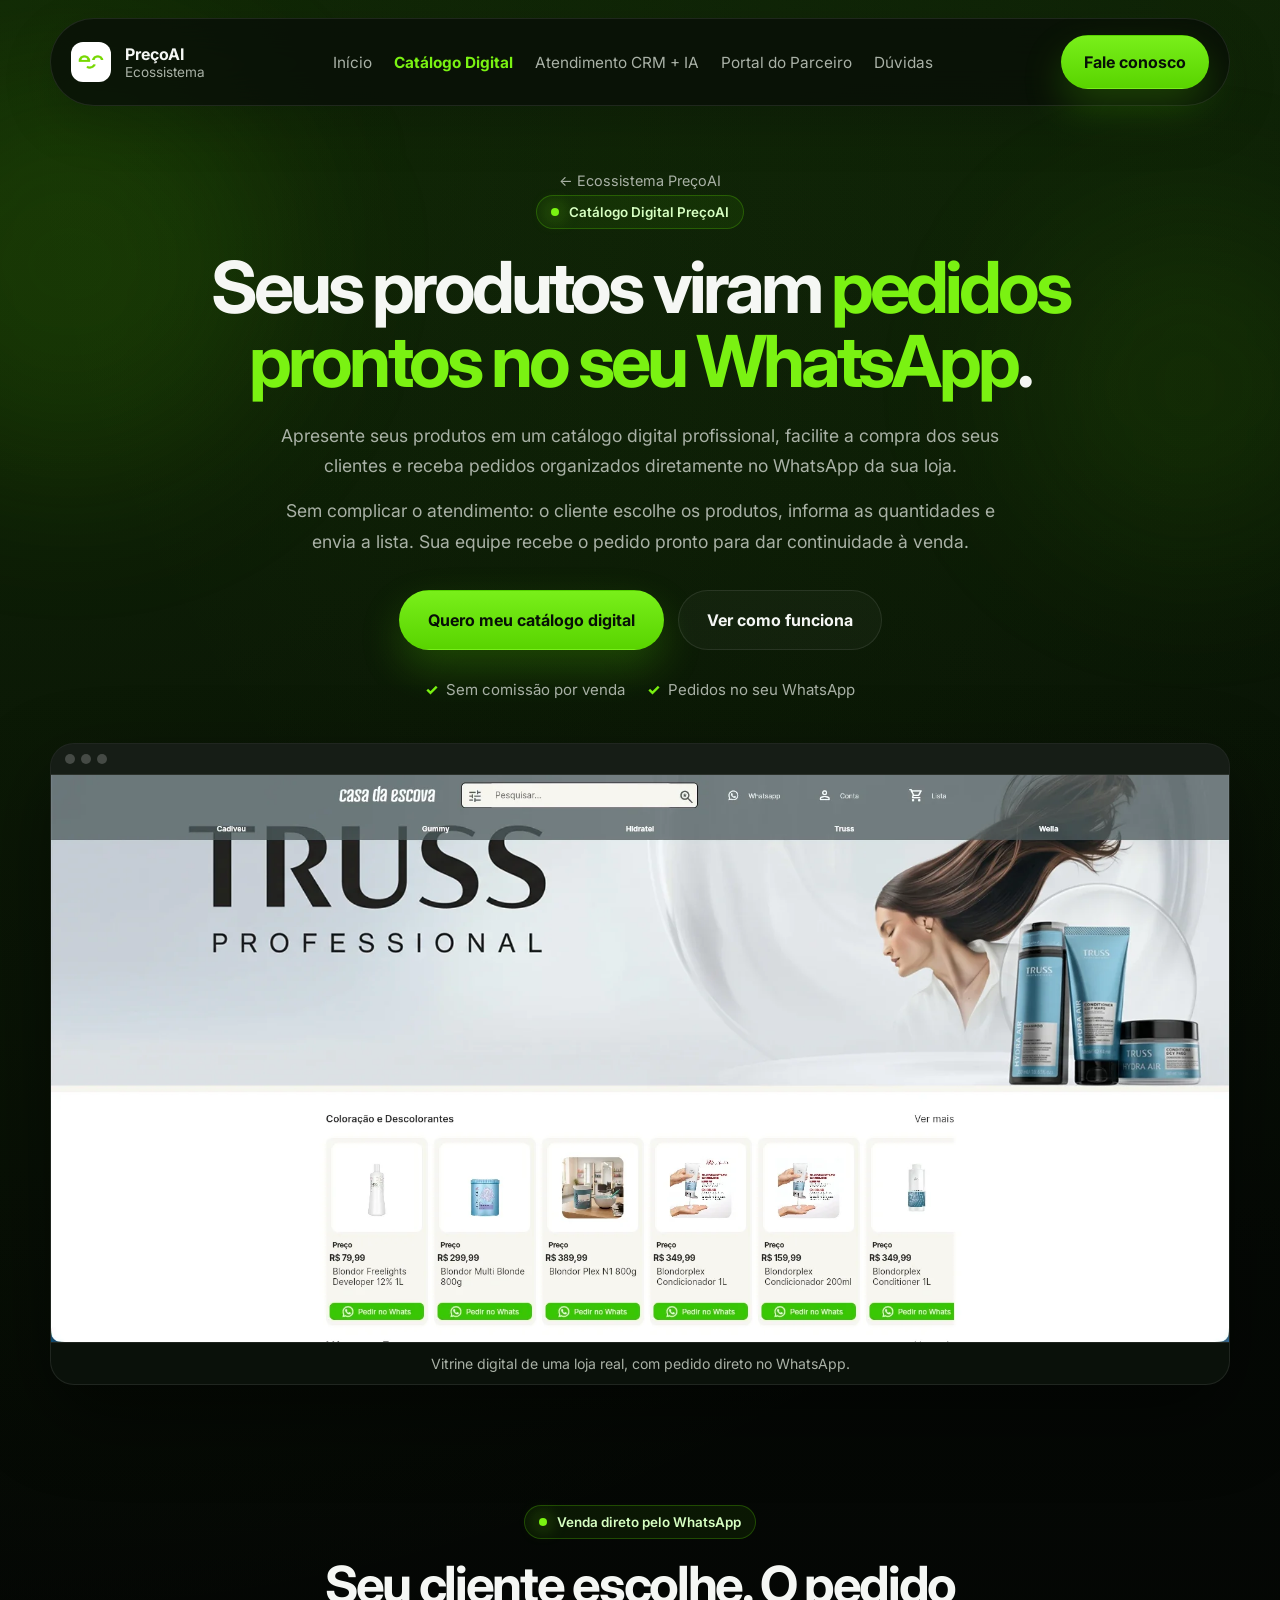
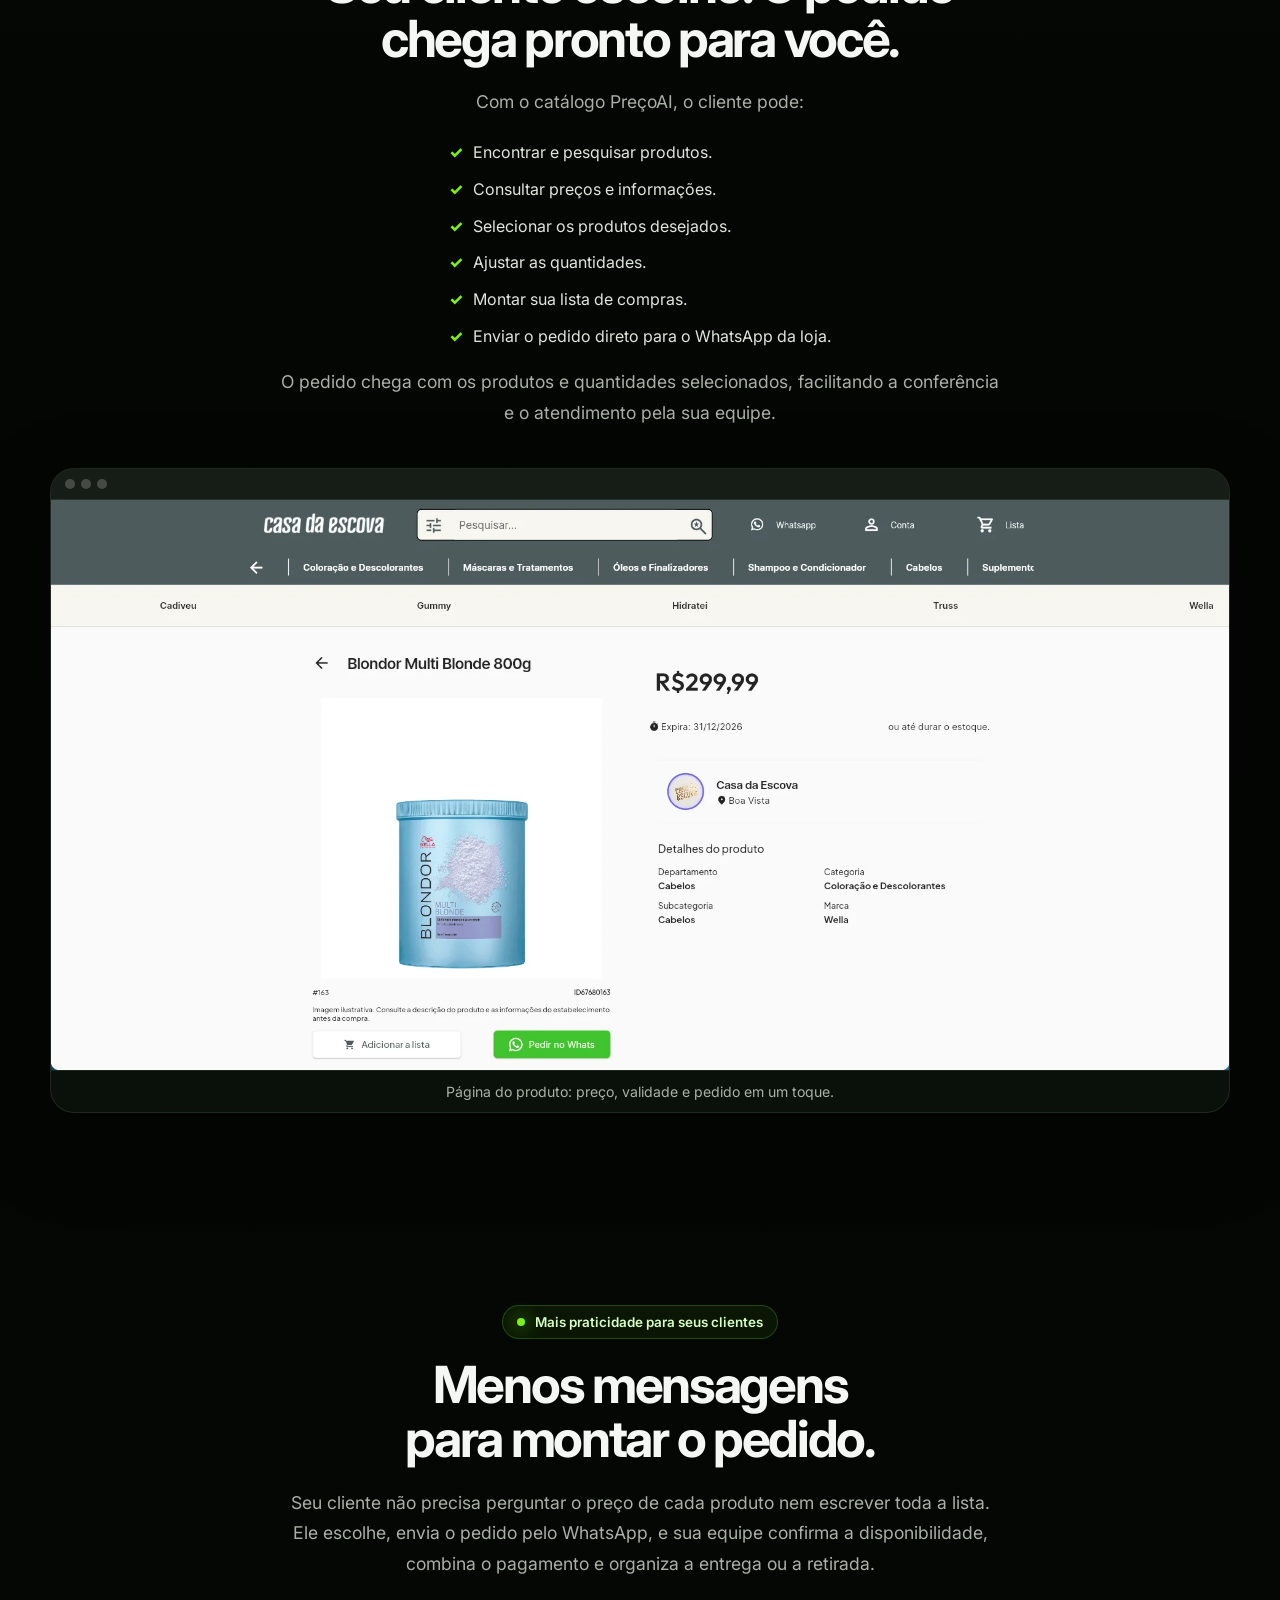
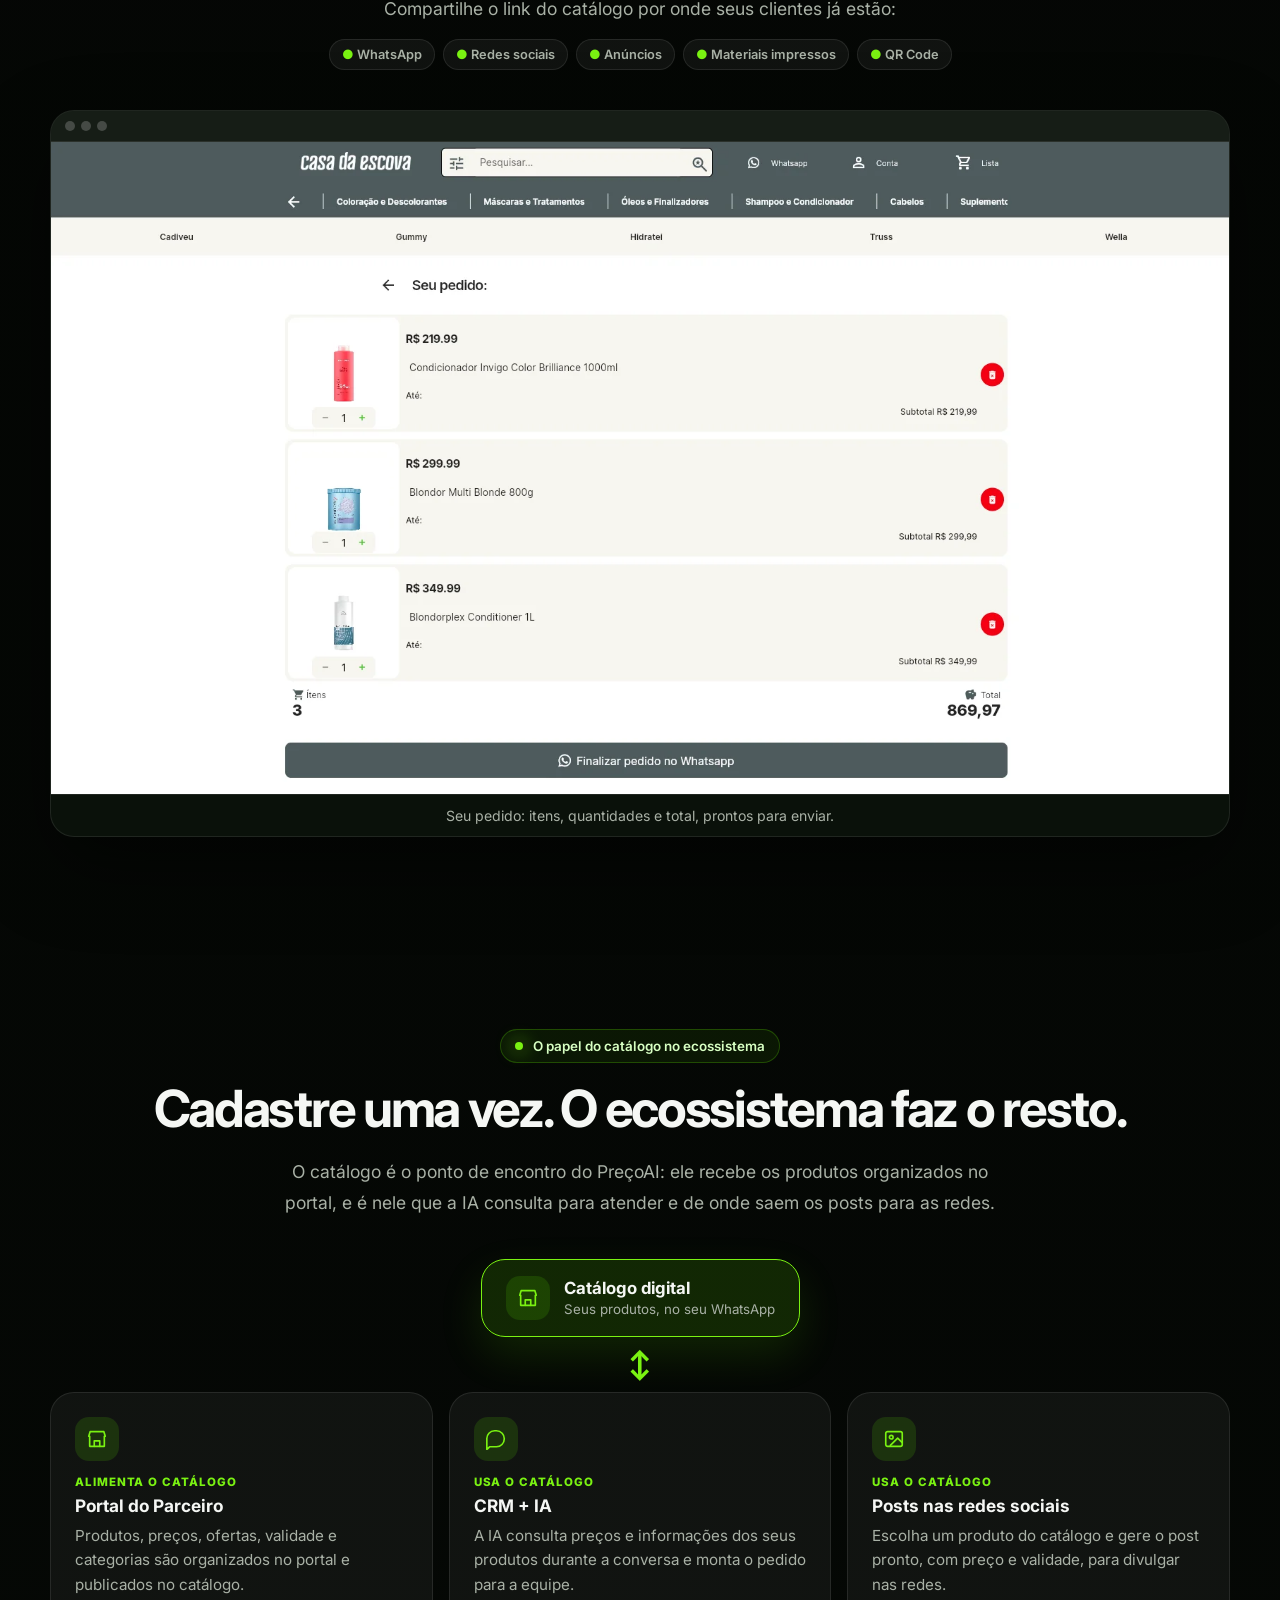
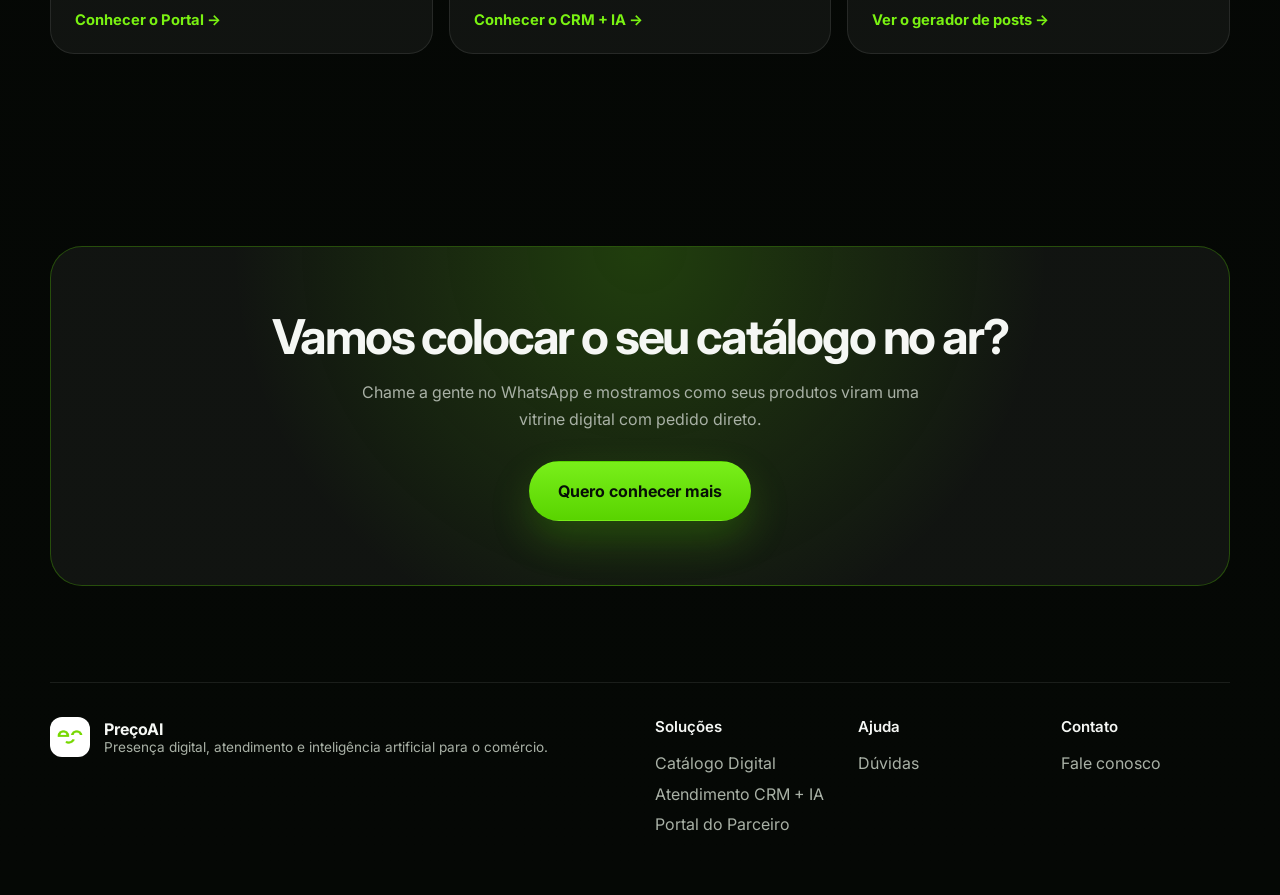
<file: catalogo.html>
<!DOCTYPE html>
<html lang="pt-BR">
  <head>
    <meta charset="UTF-8" />
    <meta name="viewport" content="width=device-width, initial-scale=1.0" />
    <title>Catálogo Digital com pedidos no WhatsApp | PreçoAI</title>
    <meta name="description" content="Apresente seus produtos em um catálogo digital profissional e receba pedidos organizados direto no WhatsApp da sua loja." />
    <meta property="og:title" content="Catálogo Digital com pedidos no WhatsApp | PreçoAI" />
    <meta property="og:description" content="Apresente seus produtos em um catálogo digital profissional e receba pedidos organizados direto no WhatsApp da sua loja." />
    <meta property="og:type" content="website" />
    <meta property="og:image" content="./assets/capa-app.png" />
    <link rel="icon" type="image/png" href="./assets/favicon.png" />
    <link rel="preconnect" href="https://fonts.googleapis.com" />
    <link rel="preconnect" href="https://fonts.gstatic.com" crossorigin />
    <link href="https://fonts.googleapis.com/css2?family=Inter:wght@400;500;600;700;800&display=swap" rel="stylesheet" />
    <link rel="stylesheet" href="./styles.css?v=20261104b" />
    <link rel="stylesheet" href="./ecossistema.css?v=20261104b" />
  </head>
  <body>
    <div class="page-shell">
      <header class="topbar">
        <a class="brand" href="./index.html" aria-label="PreçoAI">
          <img src="./assets/favicon-wg.png" alt="" />
          <div><strong>PreçoAI</strong><span>Ecossistema</span></div>
        </a>
        <button class="menu-toggle" type="button" aria-expanded="false" aria-controls="main-navigation">Menu</button>
        <nav class="nav-links" id="main-navigation" aria-label="Navegação principal"><a href="./index.html">Início</a><a href="./catalogo.html" class="current" aria-current="page">Catálogo Digital</a><a href="./atendimento.html">Atendimento CRM + IA</a><a href="./portal.html">Portal do Parceiro</a><a href="./duvidas.html">Dúvidas</a></nav>
        <a class="button button-primary topbar-cta" href="https://wa.me/5595984042260?text=Ol%C3%A1%21%20Quero%20meu%20cat%C3%A1logo%20digital%20Pre%C3%A7oAI." target="_blank" rel="noreferrer">Fale conosco</a>
      </header>
      <main>

<section class="eco-wrap eco-hero">
  <div class="reveal"><a class="crumb" href="./index.html">← Ecossistema PreçoAI</a><br/>
    <span class="eco-kicker"><span class="eyebrow-dot"></span>Catálogo Digital PreçoAI</span>
    <h1 class="eco-h1">Seus produtos viram <span class="hl">pedidos prontos no seu WhatsApp</span>.</h1>
    <p class="eco-lead">Apresente seus produtos em um catálogo digital profissional, facilite a compra dos seus clientes e receba pedidos organizados diretamente no WhatsApp da sua loja.</p>
    <p class="eco-lead" style="margin-top:14px">Sem complicar o atendimento: o cliente escolhe os produtos, informa as quantidades e envia a lista. Sua equipe recebe o pedido pronto para dar continuidade à venda.</p>
    <div class="hero-actions"><a class="button button-primary button-large" href="https://wa.me/5595984042260?text=Ol%C3%A1%21%20Quero%20meu%20cat%C3%A1logo%20digital%20Pre%C3%A7oAI." target="_blank" rel="noreferrer">Quero meu catálogo digital</a><a class="button button-secondary button-large" href="#como">Ver como funciona</a></div>
    <div class="eco-trust"><span>Sem comissão por venda</span><span>Pedidos no seu WhatsApp</span></div>
  </div>
  <div class="reveal reveal-delay"><figure class="shot"><div class="shot-bar"><i></i><i></i><i></i></div><img src="./assets/catalogo-vitrine.webp" alt="Catálogo digital da Casa da Escova com produtos e botão Pedir no Whats" loading="lazy" width="1920" height="960" /><figcaption>Vitrine digital de uma loja real, com pedido direto no WhatsApp.</figcaption></figure></div>
</section>

<section class="eco-wrap eco-section" id="como">
  <div class="split">
    <div class="reveal"><span class="eco-kicker"><span class="eyebrow-dot"></span>Venda direto pelo WhatsApp</span>
      <h2 class="eco-h2">Seu cliente escolhe. O pedido chega pronto para você.</h2>
      <p class="eco-lead">Com o catálogo PreçoAI, o cliente pode:</p>
      <ul class="checks"><li>Encontrar e pesquisar produtos.</li><li>Consultar preços e informações.</li><li>Selecionar os produtos desejados.</li><li>Ajustar as quantidades.</li><li>Montar sua lista de compras.</li><li>Enviar o pedido direto para o WhatsApp da loja.</li></ul>
      <p class="eco-lead" style="margin-top:18px">O pedido chega com os produtos e quantidades selecionados, facilitando a conferência e o atendimento pela sua equipe.</p></div>
    <div class="reveal reveal-delay"><figure class="shot"><div class="shot-bar"><i></i><i></i><i></i></div><img src="./assets/catalogo-produto.webp" alt="Página de produto do catálogo com preço, validade e botões Adicionar à lista e Pedir no Whats" loading="lazy" width="1920" height="960" /><figcaption>Página do produto: preço, validade e pedido em um toque.</figcaption></figure></div>
  </div>
</section>

<section class="eco-wrap eco-section">
  <div class="split rev">
    <div class="reveal"><span class="eco-kicker"><span class="eyebrow-dot"></span>Mais praticidade para seus clientes</span>
      <h2 class="eco-h2">Menos mensagens para montar o pedido.</h2>
      <p class="eco-lead">Seu cliente não precisa perguntar o preço de cada produto nem escrever toda a lista. Ele escolhe, envia o pedido pelo WhatsApp, e sua equipe confirma a disponibilidade, combina o pagamento e organiza a entrega ou a retirada.</p>
      <p class="eco-lead" style="margin-top:14px">Compartilhe o link do catálogo por onde seus clientes já estão:</p>
      <div class="hub-leads" style="justify-content:center;margin-top:14px"><span class="lead-pill">WhatsApp</span><span class="lead-pill">Redes sociais</span><span class="lead-pill">Anúncios</span><span class="lead-pill">Materiais impressos</span><span class="lead-pill">QR Code</span></div></div>
    <div class="reveal reveal-delay"><figure class="shot"><div class="shot-bar"><i></i><i></i><i></i></div><img src="./assets/catalogo-pedido.webp" alt="Tela Seu pedido com itens, quantidades, total e botão Finalizar pedido no WhatsApp" loading="lazy" width="1920" height="960" /><figcaption>Seu pedido: itens, quantidades e total, prontos para enviar.</figcaption></figure></div>
  </div>
</section>

<section class="eco-wrap eco-section">
  <div class="eco-center reveal"><span class="eco-kicker"><span class="eyebrow-dot"></span>O papel do catálogo no ecossistema</span>
  <h2 class="eco-h2">Cadastre uma vez. O ecossistema faz o resto.</h2>
  <p class="eco-lead">O catálogo é o ponto de encontro do PreçoAI: ele recebe os produtos organizados no portal, e é nele que a IA consulta para atender e de onde saem os posts para as redes.</p></div>
  <div class="base-node reveal"><span class="eco-ico"><svg viewBox="0 0 24 24" aria-hidden="true"><path d="M3 9l1.5-5h15L21 9"/><path d="M4 9v11h16V9"/><path d="M9 20v-6h6v6"/></svg></span><div><b>Catálogo digital</b><small>Seus produtos, no seu WhatsApp</small></div></div>
  <div class="base-arrow reveal" aria-hidden="true">↕</div>
  <div class="feat-grid reveal" style="margin-top:0"><a class="feat feat-link" href="./portal.html"><span class="eco-ico"><svg viewBox="0 0 24 24" aria-hidden="true"><path d="M3 9l1.5-5h15L21 9"/><path d="M4 9v11h16V9"/><path d="M9 20v-6h6v6"/></svg></span><span class="feat-tag">Alimenta o catálogo</span><h3>Portal do Parceiro</h3><p>Produtos, preços, ofertas, validade e categorias são organizados no portal e publicados no catálogo.</p><span class="more">Conhecer o Portal →</span></a><a class="feat feat-link" href="./atendimento.html"><span class="eco-ico"><svg viewBox="0 0 24 24" aria-hidden="true"><path d="M21 12a8.5 8.5 0 0 1-8.5 8.5H5l-3 3V12A8.5 8.5 0 0 1 10.5 3h2A8.5 8.5 0 0 1 21 12Z"/></svg></span><span class="feat-tag">Usa o catálogo</span><h3>CRM + IA</h3><p>A IA consulta preços e informações dos seus produtos durante a conversa e monta o pedido para a equipe.</p><span class="more">Conhecer o CRM + IA →</span></a><a class="feat feat-link" href="./portal.html#posts"><span class="eco-ico"><svg viewBox="0 0 24 24" aria-hidden="true"><rect x="3" y="4" width="18" height="16" rx="2"/><circle cx="9" cy="10" r="2"/><path d="m21 16-5-5-8 8"/></svg></span><span class="feat-tag">Usa o catálogo</span><h3>Posts nas redes sociais</h3><p>Escolha um produto do catálogo e gere o post pronto, com preço e validade, para divulgar nas redes.</p><span class="more">Ver o gerador de posts →</span></a></div>
</section>

<section class="eco-section"><div class="eco-wrap reveal"><div class="eco-cta">
  <h2>Vamos colocar o seu catálogo no ar?</h2><p>Chame a gente no WhatsApp e mostramos como seus produtos viram uma vitrine digital com pedido direto.</p>
  <a class="button button-primary button-large" href="https://wa.me/5595984042260?text=Ol%C3%A1%21%20Quero%20meu%20cat%C3%A1logo%20digital%20Pre%C3%A7oAI." target="_blank" rel="noreferrer">Quero conhecer mais</a>
</div></div></section>

      </main>
      <footer class="footer">
        <div class="footer-brand"><img src="./assets/favicon-wg.png" alt="" /><div><strong>PreçoAI</strong><span>Presença digital, atendimento e inteligência artificial para o comércio.</span></div></div>
        <div class="footer-columns">
          <div><span>Soluções</span><a href="./catalogo.html">Catálogo Digital</a><a href="./atendimento.html">Atendimento CRM + IA</a><a href="./portal.html">Portal do Parceiro</a></div>
          <div><span>Ajuda</span><a href="./duvidas.html">Dúvidas</a></div>
          <div><span>Contato</span><a href="https://wa.me/5595984042260?text=Ol%C3%A1%2C%20quero%20falar%20com%20o%20Pre%C3%A7oAI." target="_blank" rel="noreferrer">Fale conosco</a></div>
        </div>
      </footer>
    </div>
    <script src="./script.js?v=20261104b"></script>
  </body>
</html>
</file>
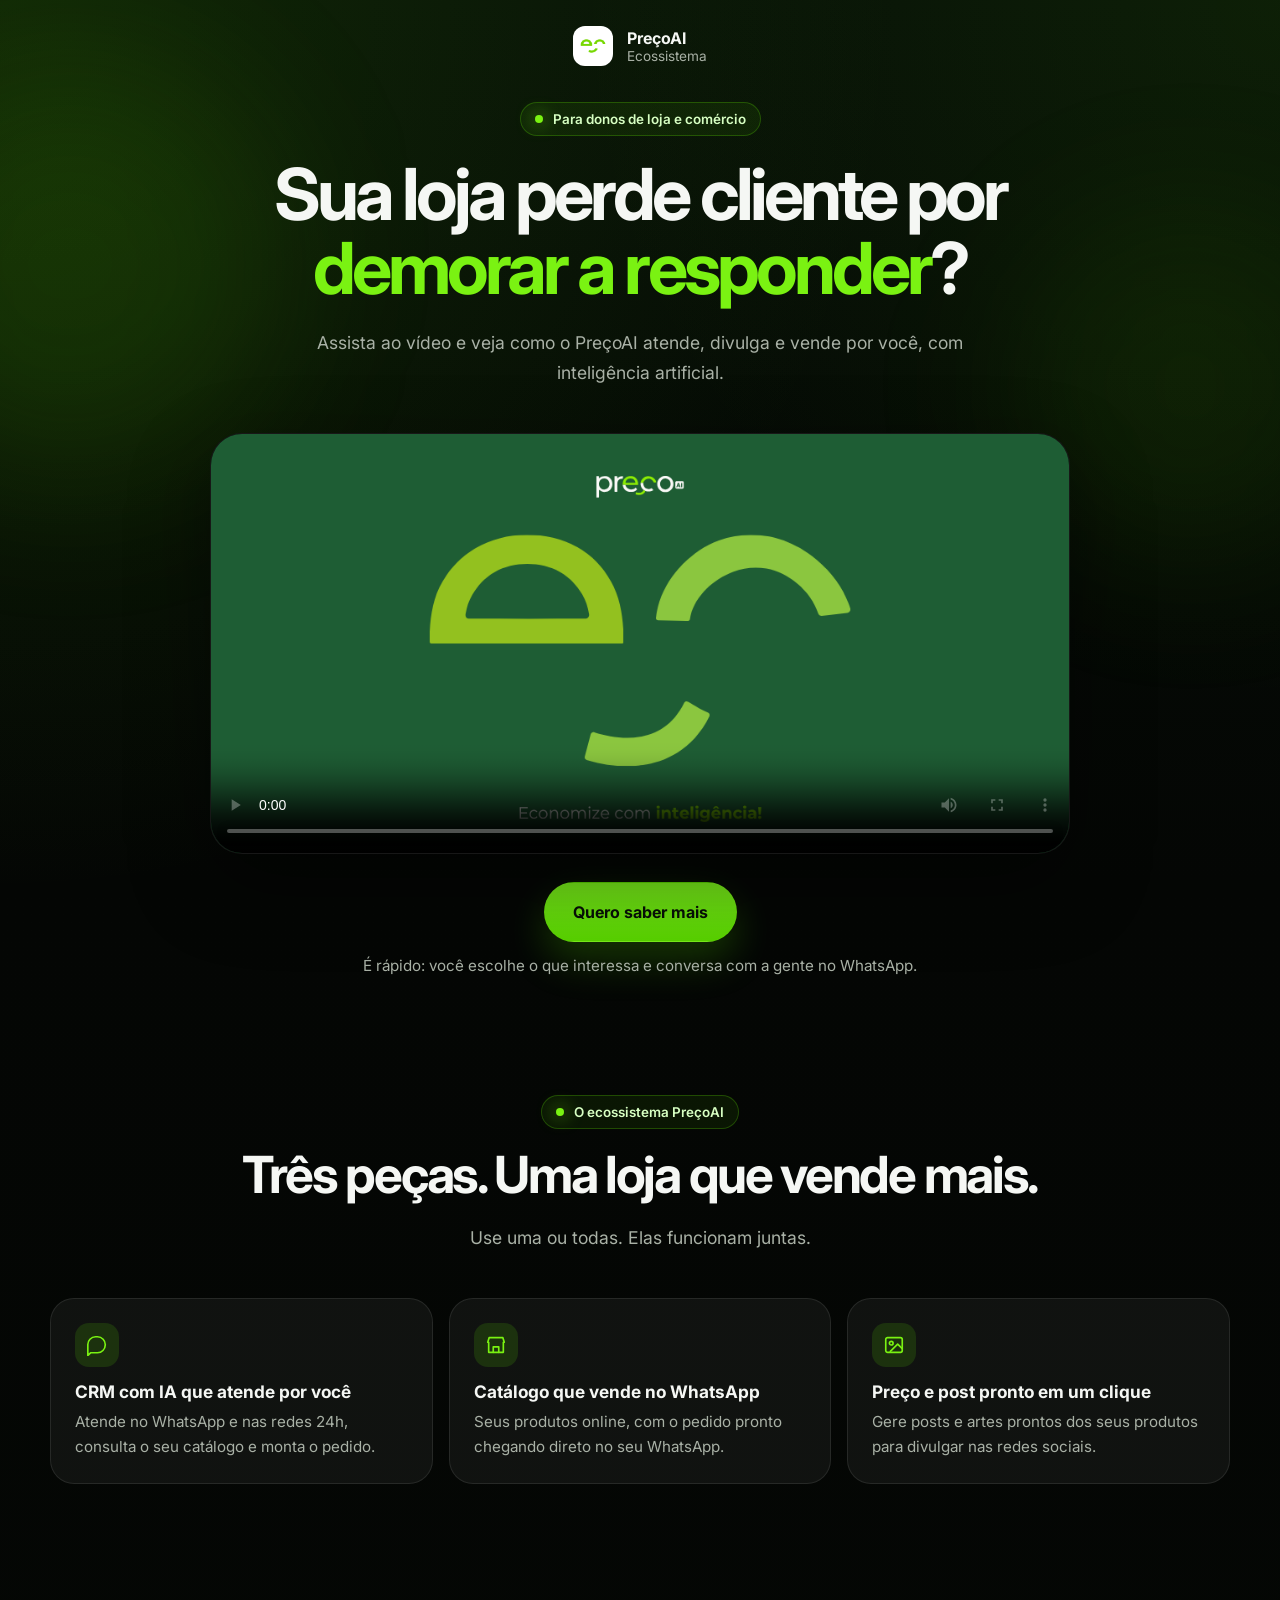
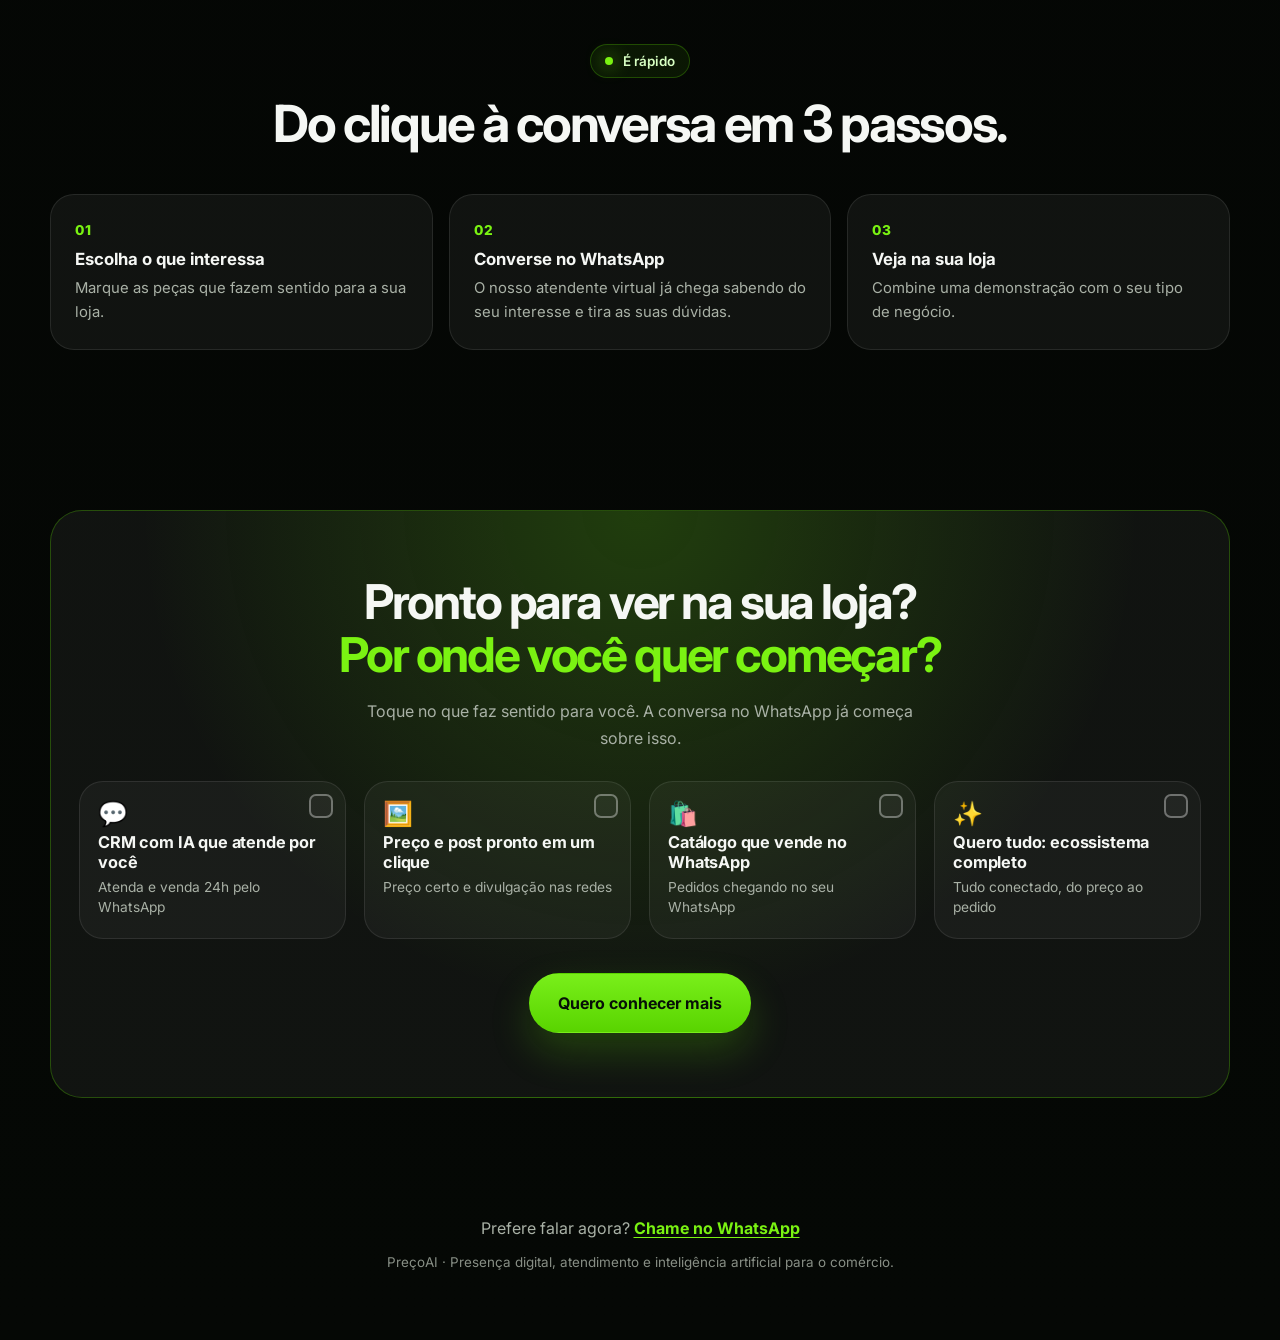
<file: conheca.html>
<!DOCTYPE html>
<html lang="pt-BR">
  <head>
    <meta charset="UTF-8" />
    <meta name="viewport" content="width=device-width, initial-scale=1.0" />
    <title>Conheça o ecossistema PreçoAI</title>
    <meta name="description" content="Veja em um vídeo como o PreçoAI atende, divulga e vende por você, com inteligência artificial." />
    <meta name="robots" content="noindex, nofollow" />
    <meta property="og:title" content="Sua loja perde cliente por demorar a responder?" />
    <meta property="og:description" content="Veja em um vídeo como o PreçoAI atende, divulga e vende por você, com inteligência artificial." />
    <meta property="og:type" content="website" />
    <meta property="og:image" content="./assets/capa-app.png" />
    <link rel="icon" type="image/png" href="./assets/favicon.png" />
    <link rel="preconnect" href="https://fonts.googleapis.com" />
    <link rel="preconnect" href="https://fonts.gstatic.com" crossorigin />
    <link href="https://fonts.googleapis.com/css2?family=Inter:wght@400;500;600;700;800&display=swap" rel="stylesheet" />
    <link rel="stylesheet" href="./styles.css?v=20261104c" />
    <link rel="stylesheet" href="./ecossistema.css?v=20261104c" />
    <link rel="stylesheet" href="./funil.css?v=20261104c" />
  </head>
  <body>
    <div class="page-shell">
      <header class="funil-top">
        <a class="brand" href="./conheca.html" aria-label="PreçoAI">
          <img src="./assets/favicon-wg.png" alt="" />
          <div><strong>PreçoAI</strong><span>Ecossistema</span></div>
        </a>
      </header>
      <main>
        <section class="eco-wrap eco-hero funil-hero">
          <div class="reveal">
            <span class="eco-kicker"><span class="eyebrow-dot"></span>Para donos de loja e comércio</span>
            <h1 class="eco-h1">Sua loja perde cliente por <span class="hl">demorar a responder</span>?</h1>
            <p class="eco-lead">Assista ao vídeo e veja como o PreçoAI atende, divulga e vende por você, com inteligência artificial.</p>
          </div>
          <div class="funil-video reveal reveal-delay">
            <div class="video-box">
              <!-- Para trocar pelo vídeo do ecossistema: substitua o arquivo em src (ex.: ./assets/video-ecossistema.mp4) -->
              <video controls playsinline preload="metadata" poster="./assets/capa-app.png"><source src="./assets/videoyas.mp4" type="video/mp4" /></video>
            </div>
            <a class="button button-primary button-large funil-cta" href="#comecar">Quero saber mais</a>
            <p class="funil-nota">É rápido: você escolhe o que interessa e conversa com a gente no WhatsApp.</p>
          </div>
        </section>

        <section class="eco-wrap eco-section">
          <div class="eco-center reveal"><span class="eco-kicker"><span class="eyebrow-dot"></span>O ecossistema PreçoAI</span>
          <h2 class="eco-h2">Três peças. Uma loja que vende mais.</h2>
          <p class="eco-lead">Use uma ou todas. Elas funcionam juntas.</p></div>
          <div class="feat-grid reveal"><div class="feat"><span class="eco-ico"><svg viewBox="0 0 24 24" aria-hidden="true"><path d="M21 12a8.5 8.5 0 0 1-8.5 8.5H5l-3 3V12A8.5 8.5 0 0 1 10.5 3h2A8.5 8.5 0 0 1 21 12Z"/></svg></span><h3>CRM com IA que atende por você</h3><p>Atende no WhatsApp e nas redes 24h, consulta o seu catálogo e monta o pedido.</p></div><div class="feat"><span class="eco-ico"><svg viewBox="0 0 24 24" aria-hidden="true"><path d="M3 9l1.5-5h15L21 9"/><path d="M4 9v11h16V9"/><path d="M9 20v-6h6v6"/></svg></span><h3>Catálogo que vende no WhatsApp</h3><p>Seus produtos online, com o pedido pronto chegando direto no seu WhatsApp.</p></div><div class="feat"><span class="eco-ico"><svg viewBox="0 0 24 24" aria-hidden="true"><rect x="3" y="4" width="18" height="16" rx="2"/><circle cx="9" cy="10" r="2"/><path d="m21 16-5-5-8 8"/></svg></span><h3>Preço e post pronto em um clique</h3><p>Gere posts e artes prontos dos seus produtos para divulgar nas redes sociais.</p></div></div>
        </section>

        <section class="eco-wrap eco-section tight">
          <div class="eco-center reveal"><span class="eco-kicker"><span class="eyebrow-dot"></span>É rápido</span>
          <h2 class="eco-h2">Do clique à conversa em 3 passos.</h2></div>
          <div class="steps reveal" style="grid-template-columns:repeat(3,1fr)"><div class="step"><h3>Escolha o que interessa</h3><p>Marque as peças que fazem sentido para a sua loja.</p></div><div class="step"><h3>Converse no WhatsApp</h3><p>O nosso atendente virtual já chega sabendo do seu interesse e tira as suas dúvidas.</p></div><div class="step"><h3>Veja na sua loja</h3><p>Combine uma demonstração com o seu tipo de negócio.</p></div></div>
        </section>

        <section class="eco-section"><div class="eco-wrap reveal"><div class="eco-cta interest" id="comecar" data-wa="5595984042260" data-origem data-intro="Olá! Vi o vídeo do ecossistema PreçoAI e tenho interesse em:" data-padrao="Olá! Vi o vídeo do ecossistema PreçoAI e quero conhecer mais.">
  <h2>Pronto para ver na sua loja?<br /><span class="hl">Por onde você quer começar?</span></h2>
  <p>Toque no que faz sentido para você. A conversa no WhatsApp já começa sobre isso.</p>
  <div class="interest-grid" role="group" aria-label="O que chamou sua atenção">
    <label class="interest-card" data-key="crm" data-label="CRM com IA" data-short="CRM" data-hint="Ótimo! A IA atende seus clientes 24h e já consulta o seu catálogo.">
      <input class="interest-box" type="checkbox" name="interesse" value="crm" />
      <span class="interest-check" aria-hidden="true"></span>
      <span class="interest-icon" aria-hidden="true">💬</span><b>CRM com IA que atende por você</b><small>Atenda e venda 24h pelo WhatsApp</small></label>
    <label class="interest-card" data-key="posts" data-label="Preço e post pronto em um clique" data-short="posts" data-hint="Perfeito! Você acerta o preço e seus produtos viram post em um clique.">
      <input class="interest-box" type="checkbox" name="interesse" value="posts" />
      <span class="interest-check" aria-hidden="true"></span>
      <span class="interest-icon" aria-hidden="true">🖼️</span><b>Preço e post pronto em um clique</b><small>Preço certo e divulgação nas redes</small></label>
    <label class="interest-card" data-key="catalogo" data-label="Catálogo digital" data-short="Catálogo" data-hint="Boa! Seus clientes escolhem e pedem direto no seu WhatsApp.">
      <input class="interest-box" type="checkbox" name="interesse" value="catalogo" />
      <span class="interest-check" aria-hidden="true"></span>
      <span class="interest-icon" aria-hidden="true">🛍️</span><b>Catálogo que vende no WhatsApp</b><small>Pedidos chegando no seu WhatsApp</small></label>
    <label class="interest-card interest-all" data-key="all" data-label="Ecossistema completo" data-short="Ecossistema completo" data-hint="Excelente! Vamos mostrar como tudo se conecta na sua loja.">
      <input class="interest-box" type="checkbox" name="interesse" value="all" />
      <span class="interest-check" aria-hidden="true"></span>
      <span class="interest-icon" aria-hidden="true">✨</span><b>Quero tudo: ecossistema completo</b><small>Tudo conectado, do preço ao pedido</small></label>
  </div>
  <p class="interest-status" aria-live="polite" hidden></p>
  <a class="button button-primary button-large interest-cta" href="https://wa.me/5595984042260?text=Ol%C3%A1%21%20Vi%20o%20v%C3%ADdeo%20do%20ecossistema%20Pre%C3%A7oAI%20e%20quero%20conhecer%20mais." target="_blank" rel="noreferrer">Quero conhecer mais</a>
</div></div></section>
      </main>
      <footer class="funil-foot">
        <p>Prefere falar agora? <a data-wa-msg="Olá! Vi o vídeo do ecossistema PreçoAI e quero conhecer mais." data-wa-num="5595984042260" href="https://wa.me/5595984042260?text=Ol%C3%A1%21%20Vi%20o%20v%C3%ADdeo%20do%20ecossistema%20Pre%C3%A7oAI%20e%20quero%20conhecer%20mais." target="_blank" rel="noreferrer">Chame no WhatsApp</a></p>
        <p class="funil-copy">PreçoAI · Presença digital, atendimento e inteligência artificial para o comércio.</p>
      </footer>
    </div>
    <script src="./script.js?v=20261104c"></script>
  </body>
</html>
</file>
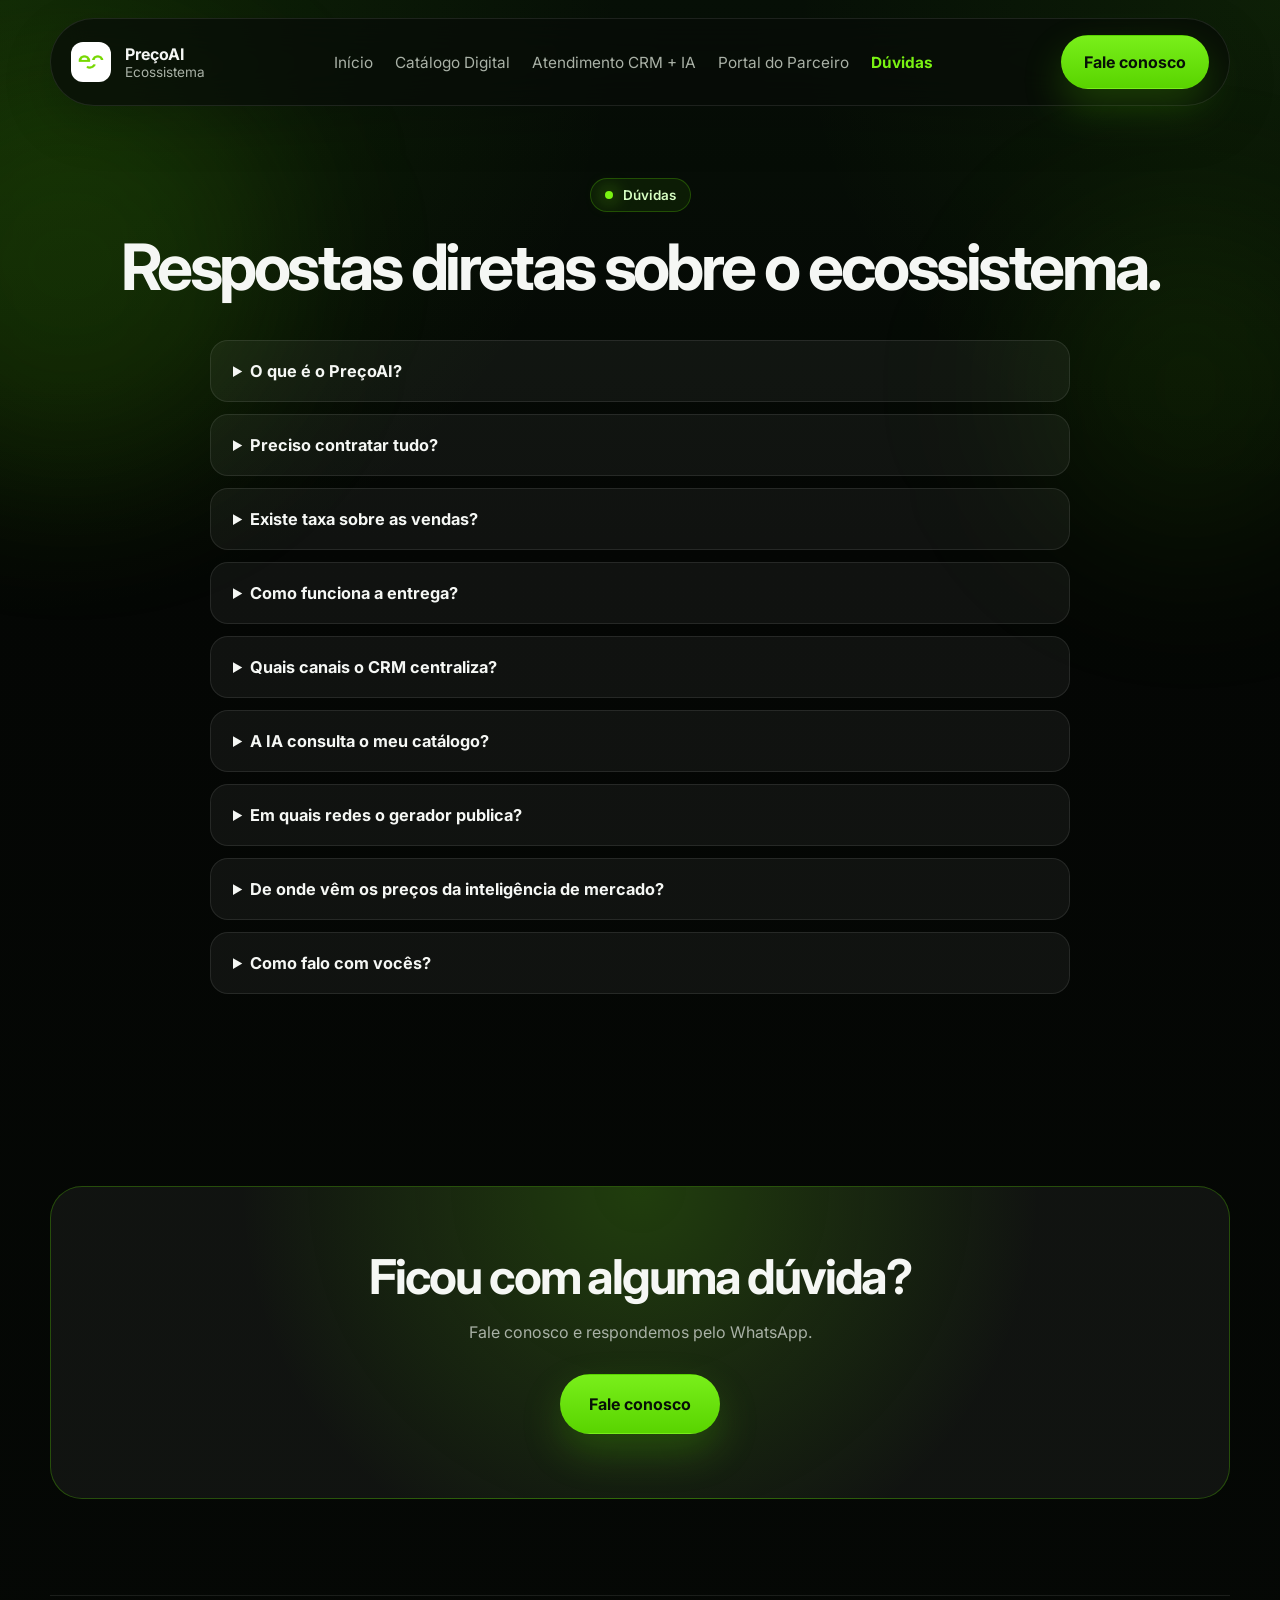
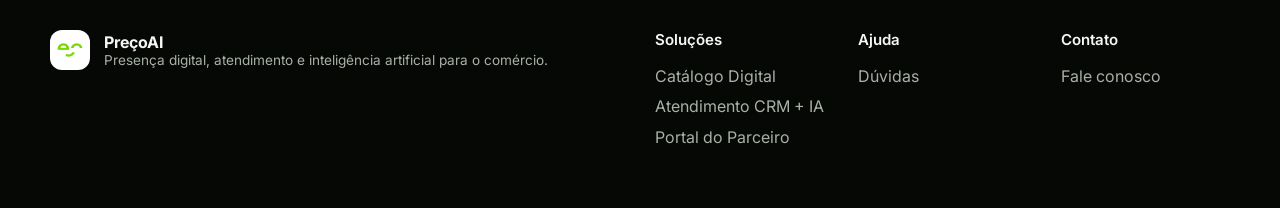
<file: duvidas.html>
<!DOCTYPE html>
<html lang="pt-BR">
  <head>
    <meta charset="UTF-8" />
    <meta name="viewport" content="width=device-width, initial-scale=1.0" />
    <title>Dúvidas | PreçoAI</title>
    <meta name="description" content="Perguntas frequentes sobre o ecossistema PreçoAI: catálogo, CRM com IA e inteligência de preços." />
    <meta property="og:title" content="Dúvidas | PreçoAI" />
    <meta property="og:description" content="Perguntas frequentes sobre o ecossistema PreçoAI: catálogo, CRM com IA e inteligência de preços." />
    <meta property="og:type" content="website" />
    <meta property="og:image" content="./assets/capa-app.png" />
    <link rel="icon" type="image/png" href="./assets/favicon.png" />
    <link rel="preconnect" href="https://fonts.googleapis.com" />
    <link rel="preconnect" href="https://fonts.gstatic.com" crossorigin />
    <link href="https://fonts.googleapis.com/css2?family=Inter:wght@400;500;600;700;800&display=swap" rel="stylesheet" />
    <link rel="stylesheet" href="./styles.css?v=20261104b" />
    <link rel="stylesheet" href="./ecossistema.css?v=20261104b" />
  </head>
  <body>
    <div class="page-shell">
      <header class="topbar">
        <a class="brand" href="./index.html" aria-label="PreçoAI">
          <img src="./assets/favicon-wg.png" alt="" />
          <div><strong>PreçoAI</strong><span>Ecossistema</span></div>
        </a>
        <button class="menu-toggle" type="button" aria-expanded="false" aria-controls="main-navigation">Menu</button>
        <nav class="nav-links" id="main-navigation" aria-label="Navegação principal"><a href="./index.html">Início</a><a href="./catalogo.html">Catálogo Digital</a><a href="./atendimento.html">Atendimento CRM + IA</a><a href="./portal.html">Portal do Parceiro</a><a href="./duvidas.html" class="current" aria-current="page">Dúvidas</a></nav>
        <a class="button button-primary topbar-cta" href="https://wa.me/5595984042260?text=Ol%C3%A1%2C%20tenho%20uma%20d%C3%BAvida%20sobre%20o%20Pre%C3%A7oAI." target="_blank" rel="noreferrer">Fale conosco</a>
      </header>
      <main>

<section class="eco-wrap eco-section" style="padding-top:72px">
  <div class="eco-center reveal"><span class="eco-kicker"><span class="eyebrow-dot"></span>Dúvidas</span>
  <h1 class="eco-h1" style="font-size:clamp(2.2rem,5vw,4rem)">Respostas diretas sobre o ecossistema.</h1></div>
  <div class="faq reveal"><details><summary>O que é o PreçoAI?</summary><p>Um ecossistema para o comércio com três soluções: catálogo e comércio digital, atendimento com CRM e IA, e gestão de ofertas com inteligência de preços.</p></details><details><summary>Preciso contratar tudo?</summary><p>Não. As soluções podem ser contratadas separadamente ou em conjunto. Fale conosco e indicamos o caminho certo para o seu momento.</p></details><details><summary>Existe taxa sobre as vendas?</summary><p>Não cobramos taxa de cartão nem comissão por venda. O pedido é fechado no seu próprio WhatsApp.</p></details><details><summary>Como funciona a entrega?</summary><p>Você usa a sua própria estrutura de entrega, se houver, ou combina retirada na loja.</p></details><details><summary>Quais canais o CRM centraliza?</summary><p>WhatsApp, Instagram, Facebook e muito mais, com os pedidos e conversas organizados em um só lugar.</p></details><details><summary>A IA consulta o meu catálogo?</summary><p>Sim. A IA pesquisa os produtos do catálogo integrado, sugere alternativas e monta o pedido para a equipe concluir.</p></details><details><summary>Em quais redes o gerador publica?</summary><p>Em todas as redes sociais, como Instagram e Facebook, direto dos produtos do seu catálogo.</p></details><details><summary>De onde vêm os preços da inteligência de mercado?</summary><p>De uma coleta própria de preços que já acumula mais de um ano. Você pode filtrar por período e comparar com o preço atual.</p></details><details><summary>Como falo com vocês?</summary><p>Pelo botão Fale conosco, que abre uma conversa direta no WhatsApp.</p></details></div>
</section>
<section class="eco-section"><div class="eco-wrap reveal"><div class="eco-cta">
  <h2>Ficou com alguma dúvida?</h2><p>Fale conosco e respondemos pelo WhatsApp.</p>
  <a class="button button-primary button-large" href="https://wa.me/5595984042260?text=Ol%C3%A1%2C%20tenho%20uma%20d%C3%BAvida%20sobre%20o%20Pre%C3%A7oAI." target="_blank" rel="noreferrer">Fale conosco</a>
</div></div></section>

      </main>
      <footer class="footer">
        <div class="footer-brand"><img src="./assets/favicon-wg.png" alt="" /><div><strong>PreçoAI</strong><span>Presença digital, atendimento e inteligência artificial para o comércio.</span></div></div>
        <div class="footer-columns">
          <div><span>Soluções</span><a href="./catalogo.html">Catálogo Digital</a><a href="./atendimento.html">Atendimento CRM + IA</a><a href="./portal.html">Portal do Parceiro</a></div>
          <div><span>Ajuda</span><a href="./duvidas.html">Dúvidas</a></div>
          <div><span>Contato</span><a href="https://wa.me/5595984042260?text=Ol%C3%A1%2C%20quero%20falar%20com%20o%20Pre%C3%A7oAI." target="_blank" rel="noreferrer">Fale conosco</a></div>
        </div>
      </footer>
    </div>
    <script src="./script.js?v=20261104b"></script>
  </body>
</html>
</file>
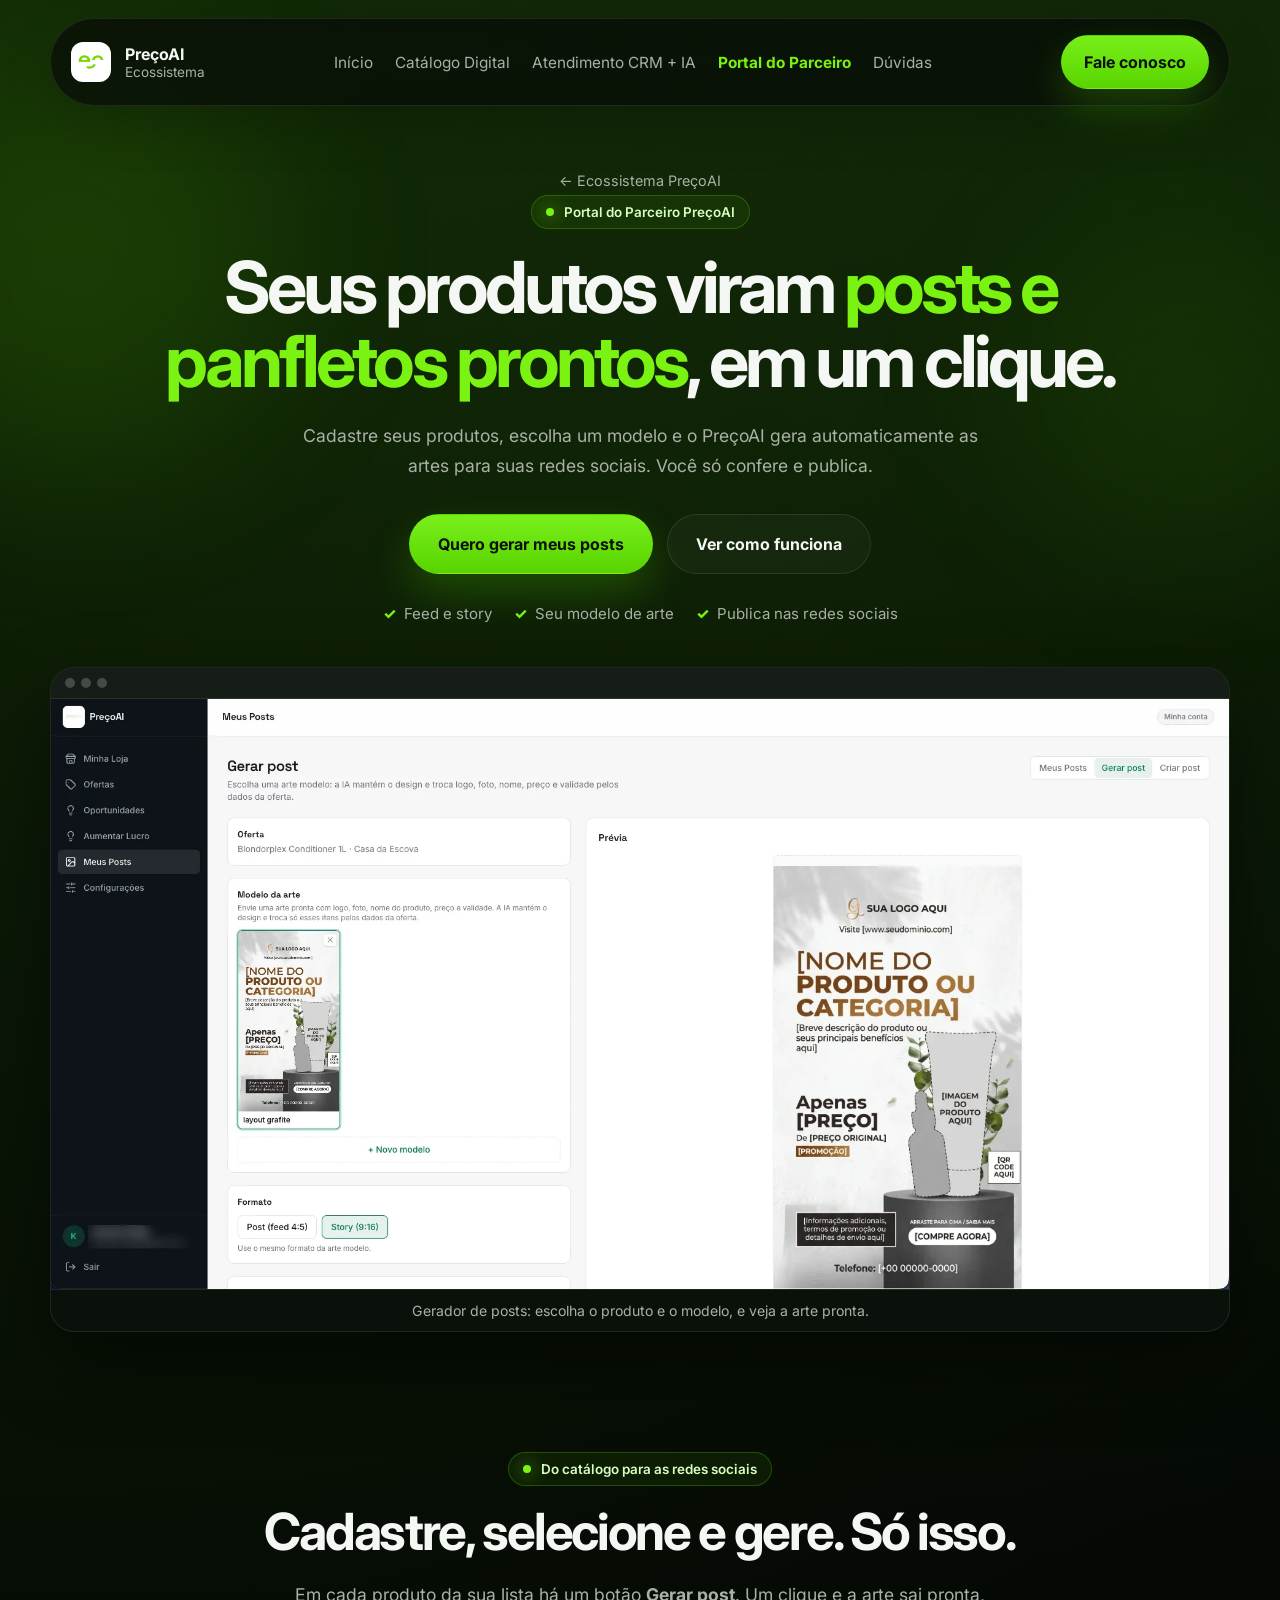
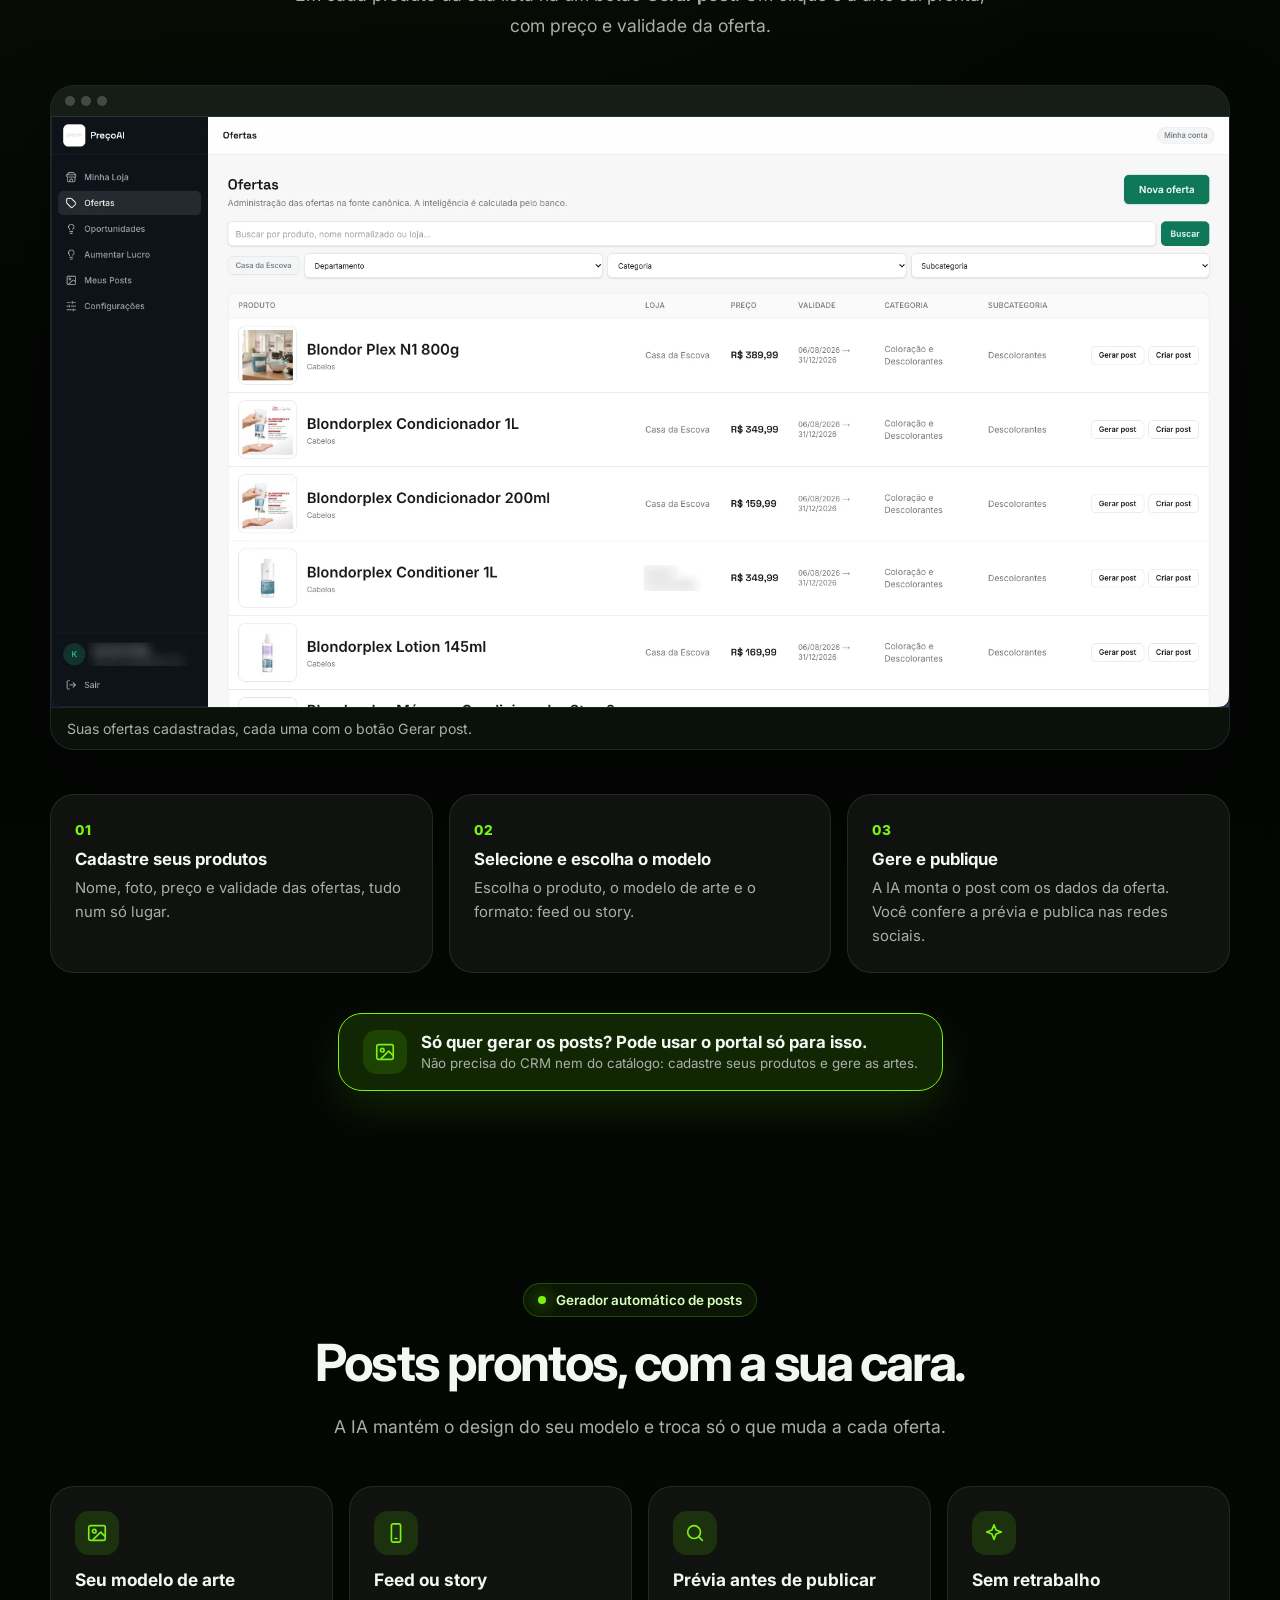
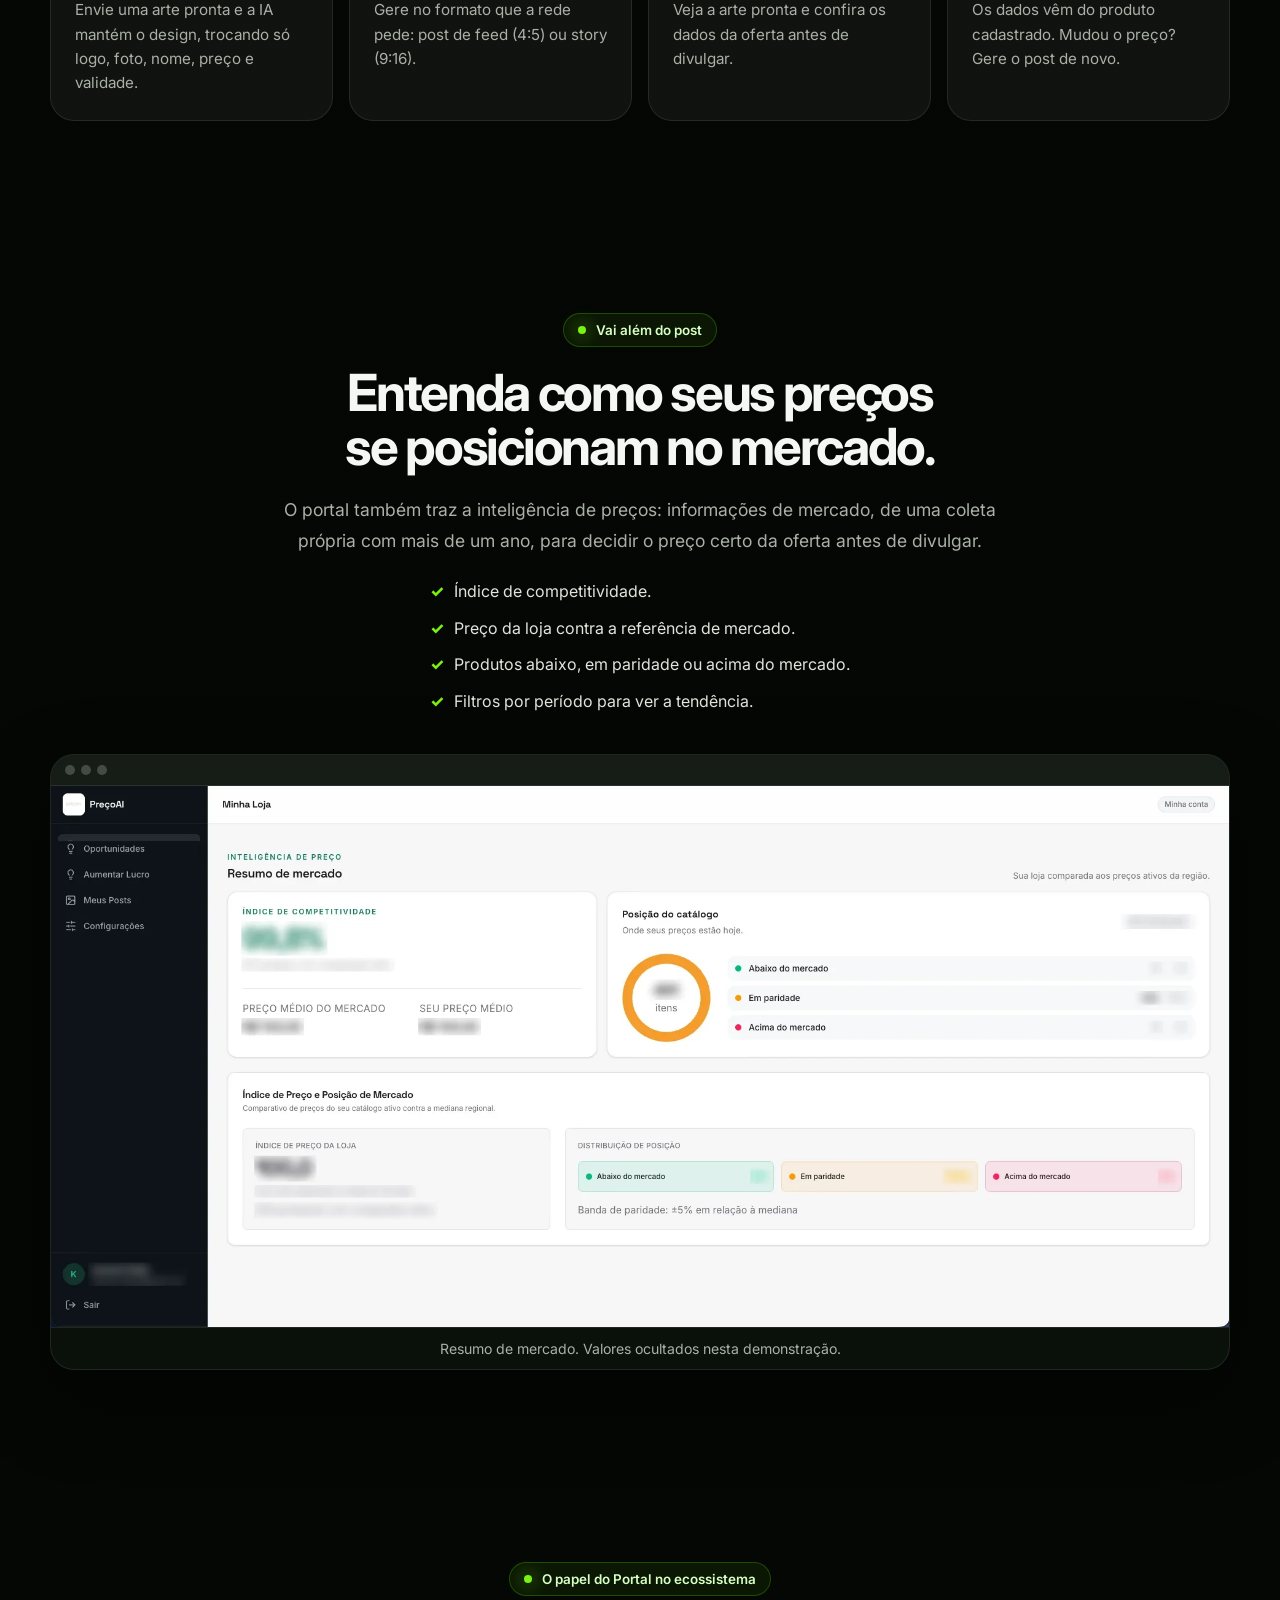
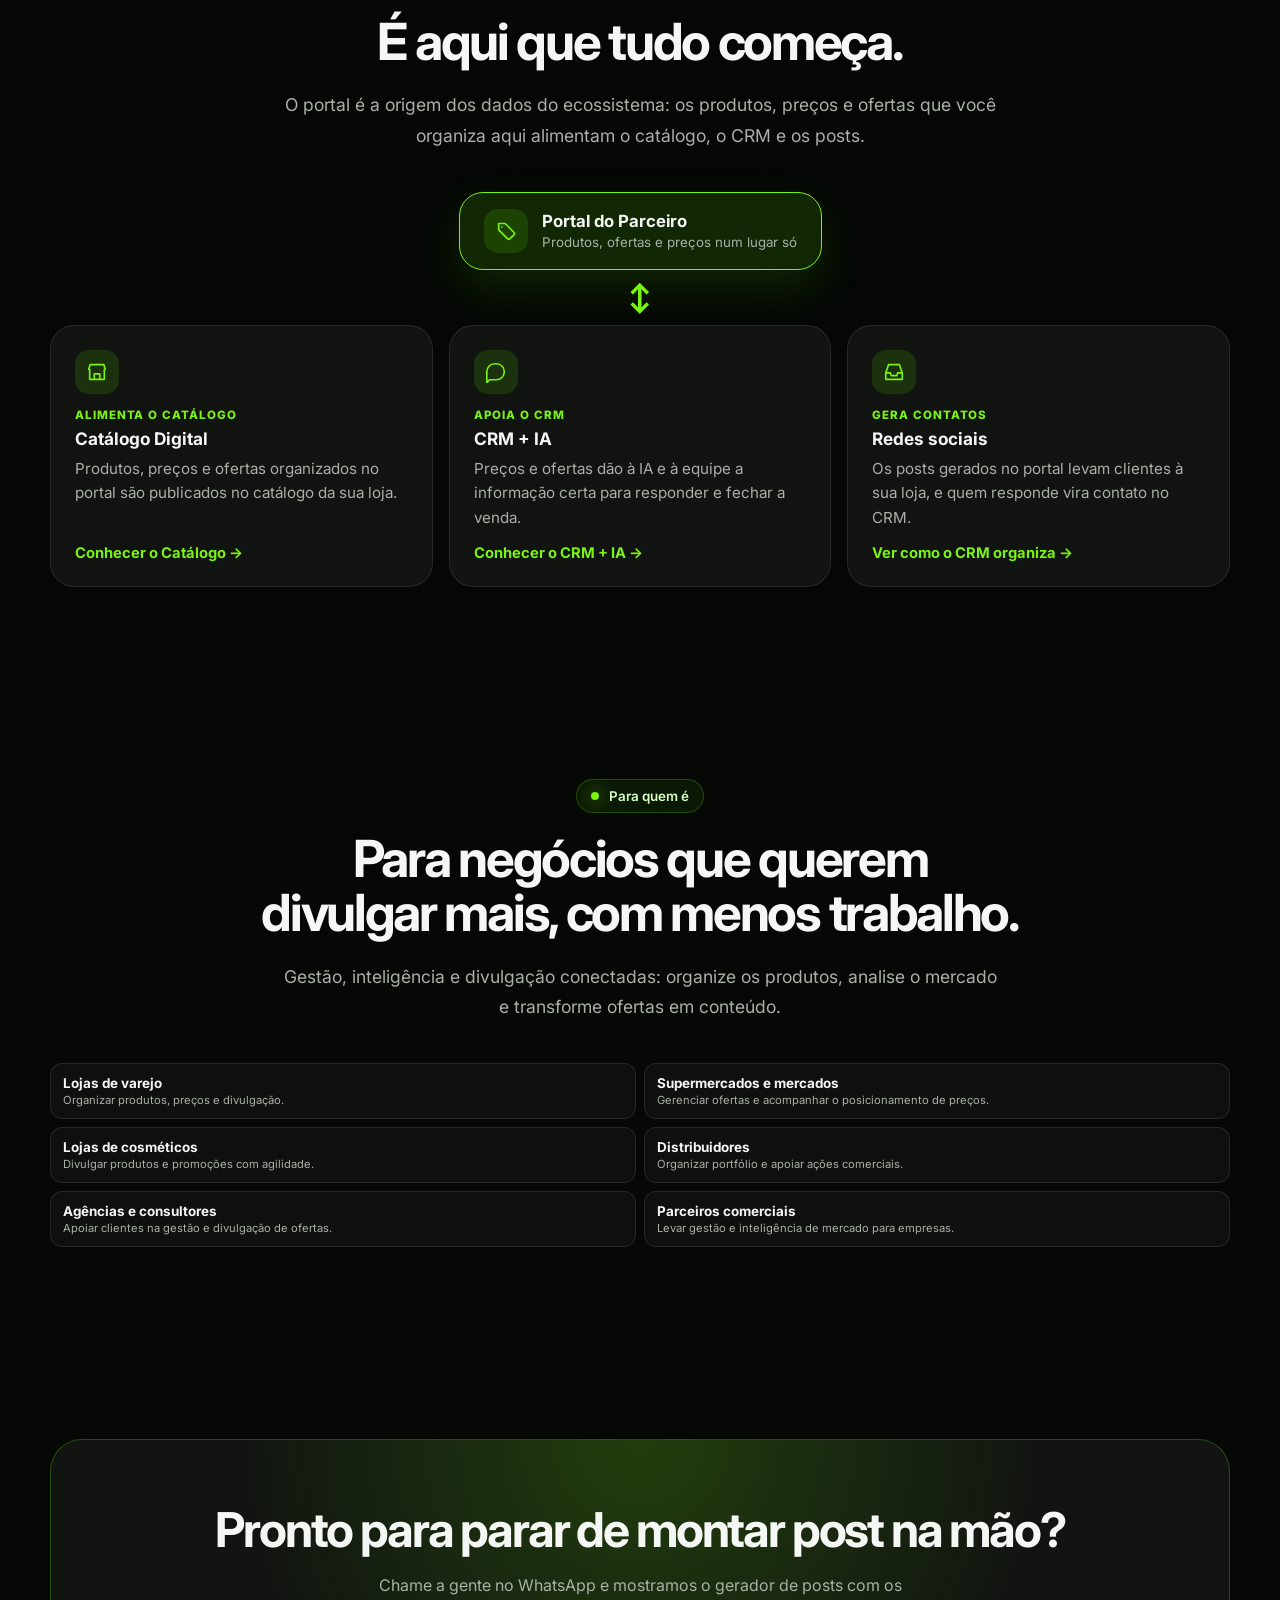
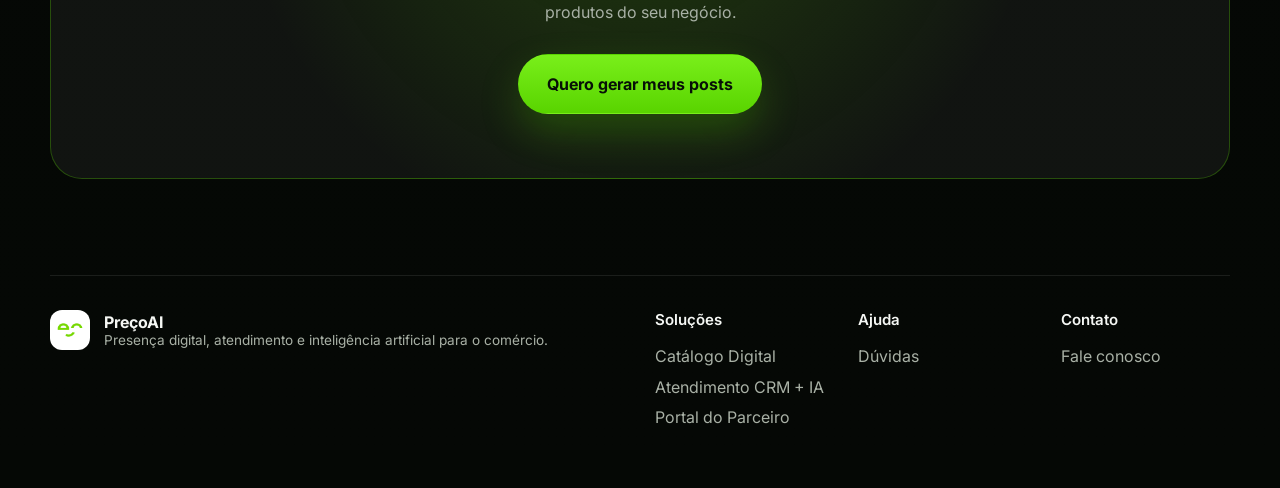
<file: portal.html>
<!DOCTYPE html>
<html lang="pt-BR">
  <head>
    <meta charset="UTF-8" />
    <meta name="viewport" content="width=device-width, initial-scale=1.0" />
    <title>Portal do Parceiro | Gerador de posts e panfletos | PreçoAI</title>
    <meta name="description" content="Cadastre seus produtos e gere automaticamente posts e artes para suas redes sociais, com preço e validade da oferta, no Portal do Parceiro PreçoAI." />
    <meta property="og:title" content="Portal do Parceiro | Gerador de posts e panfletos | PreçoAI" />
    <meta property="og:description" content="Cadastre seus produtos e gere automaticamente posts e artes para suas redes sociais, com preço e validade da oferta, no Portal do Parceiro PreçoAI." />
    <meta property="og:type" content="website" />
    <meta property="og:image" content="./assets/capa-app.png" />
    <link rel="icon" type="image/png" href="./assets/favicon.png" />
    <link rel="preconnect" href="https://fonts.googleapis.com" />
    <link rel="preconnect" href="https://fonts.gstatic.com" crossorigin />
    <link href="https://fonts.googleapis.com/css2?family=Inter:wght@400;500;600;700;800&display=swap" rel="stylesheet" />
    <link rel="stylesheet" href="./styles.css?v=20261104b" />
    <link rel="stylesheet" href="./ecossistema.css?v=20261104b" />
  </head>
  <body>
    <div class="page-shell">
      <header class="topbar">
        <a class="brand" href="./index.html" aria-label="PreçoAI">
          <img src="./assets/favicon-wg.png" alt="" />
          <div><strong>PreçoAI</strong><span>Ecossistema</span></div>
        </a>
        <button class="menu-toggle" type="button" aria-expanded="false" aria-controls="main-navigation">Menu</button>
        <nav class="nav-links" id="main-navigation" aria-label="Navegação principal"><a href="./index.html">Início</a><a href="./catalogo.html">Catálogo Digital</a><a href="./atendimento.html">Atendimento CRM + IA</a><a href="./portal.html" class="current" aria-current="page">Portal do Parceiro</a><a href="./duvidas.html">Dúvidas</a></nav>
        <a class="button button-primary topbar-cta" href="https://wa.me/5595984042260?text=Ol%C3%A1%2C%20quero%20gerar%20posts%20e%20layouts%20para%20as%20minhas%20redes%20com%20o%20Portal%20do%20Parceiro%20Pre%C3%A7oAI." target="_blank" rel="noreferrer">Fale conosco</a>
      </header>
      <main>

<section class="eco-wrap eco-hero">
  <div class="reveal"><a class="crumb" href="./index.html">← Ecossistema PreçoAI</a><br/>
    <span class="eco-kicker"><span class="eyebrow-dot"></span>Portal do Parceiro PreçoAI</span>
    <h1 class="eco-h1">Seus produtos viram <span class="hl">posts e panfletos prontos</span>, em um clique.</h1>
    <p class="eco-lead">Cadastre seus produtos, escolha um modelo e o PreçoAI gera automaticamente as artes para suas redes sociais. Você só confere e publica.</p>
    <div class="hero-actions"><a class="button button-primary button-large" href="https://wa.me/5595984042260?text=Ol%C3%A1%2C%20quero%20gerar%20posts%20e%20layouts%20para%20as%20minhas%20redes%20com%20o%20Portal%20do%20Parceiro%20Pre%C3%A7oAI." target="_blank" rel="noreferrer">Quero gerar meus posts</a><a class="button button-secondary button-large" href="#como">Ver como funciona</a></div>
    <div class="eco-trust"><span>Feed e story</span><span>Seu modelo de arte</span><span>Publica nas redes sociais</span></div>
  </div>
  <div class="reveal reveal-delay"><figure class="shot"><div class="shot-bar"><i></i><i></i><i></i></div><img src="./assets/portal-posts.webp" alt="Portal do Parceiro gerando um post a partir de uma oferta, com modelo de arte, formato Story e prévia" loading="lazy" width="1920" height="960" /><figcaption>Gerador de posts: escolha o produto e o modelo, e veja a arte pronta.</figcaption></figure></div>
</section>

<section class="eco-wrap eco-section" id="como">
  <div class="eco-center reveal"><span class="eco-kicker"><span class="eyebrow-dot"></span>Do catálogo para as redes sociais</span>
  <h2 class="eco-h2">Cadastre, selecione e gere. Só isso.</h2>
  <p class="eco-lead">Em cada produto da sua lista há um botão <b>Gerar post</b>. Um clique e a arte sai pronta, com preço e validade da oferta.</p></div>
  <div class="reveal" style="margin-top:44px"><figure class="shot"><div class="shot-bar"><i></i><i></i><i></i></div><img src="./assets/portal-ofertas.webp" alt="Lista de ofertas do portal com os botões Gerar post e Criar post em cada produto" loading="lazy" width="1920" height="960" /><figcaption>Suas ofertas cadastradas, cada uma com o botão Gerar post.</figcaption></figure></div>
  <div class="steps reveal" style="grid-template-columns:repeat(3,1fr)"><div class="step"><h3>Cadastre seus produtos</h3><p>Nome, foto, preço e validade das ofertas, tudo num só lugar.</p></div><div class="step"><h3>Selecione e escolha o modelo</h3><p>Escolha o produto, o modelo de arte e o formato: feed ou story.</p></div><div class="step"><h3>Gere e publique</h3><p>A IA monta o post com os dados da oferta. Você confere a prévia e publica nas redes sociais.</p></div></div>
  <div class="base-node reveal"><span class="eco-ico"><svg viewBox="0 0 24 24" aria-hidden="true"><rect x="3" y="4" width="18" height="16" rx="2"/><circle cx="9" cy="10" r="2"/><path d="m21 16-5-5-8 8"/></svg></span><div><b>Só quer gerar os posts? Pode usar o portal só para isso.</b><small>Não precisa do CRM nem do catálogo: cadastre seus produtos e gere as artes.</small></div></div>
</section>

<section class="eco-wrap eco-section">
  <div class="eco-center reveal"><span class="eco-kicker"><span class="eyebrow-dot"></span>Gerador automático de posts</span>
  <h2 class="eco-h2">Posts prontos, com a sua cara.</h2>
  <p class="eco-lead">A IA mantém o design do seu modelo e troca só o que muda a cada oferta.</p></div>
  <div class="feat-grid reveal" style="grid-template-columns:repeat(4,1fr)"><div class="feat"><span class="eco-ico"><svg viewBox="0 0 24 24" aria-hidden="true"><rect x="3" y="4" width="18" height="16" rx="2"/><circle cx="9" cy="10" r="2"/><path d="m21 16-5-5-8 8"/></svg></span><h3>Seu modelo de arte</h3><p>Envie uma arte pronta e a IA mantém o design, trocando só logo, foto, nome, preço e validade.</p></div><div class="feat"><span class="eco-ico"><svg viewBox="0 0 24 24" aria-hidden="true"><rect x="7" y="2" width="10" height="20" rx="2"/><path d="M11 18h2"/></svg></span><h3>Feed ou story</h3><p>Gere no formato que a rede pede: post de feed (4:5) ou story (9:16).</p></div><div class="feat"><span class="eco-ico"><svg viewBox="0 0 24 24" aria-hidden="true"><circle cx="11" cy="11" r="7"/><path d="m20 20-3.5-3.5"/></svg></span><h3>Prévia antes de publicar</h3><p>Veja a arte pronta e confira os dados da oferta antes de divulgar.</p></div><div class="feat"><span class="eco-ico"><svg viewBox="0 0 24 24" aria-hidden="true"><path d="M12 3l2.2 5.8L20 11l-5.8 2.2L12 19l-2.2-5.8L4 11l5.8-2.2z"/></svg></span><h3>Sem retrabalho</h3><p>Os dados vêm do produto cadastrado. Mudou o preço? Gere o post de novo.</p></div></div>
</section>

<section class="eco-wrap eco-section">
  <div class="split rev">
    <div class="reveal"><span class="eco-kicker"><span class="eyebrow-dot"></span>Vai além do post</span>
      <h2 class="eco-h2">Entenda como seus preços se posicionam no mercado.</h2>
      <p class="eco-lead">O portal também traz a inteligência de preços: informações de mercado, de uma coleta própria com mais de um ano, para decidir o preço certo da oferta antes de divulgar.</p>
      <ul class="checks"><li>Índice de competitividade.</li><li>Preço da loja contra a referência de mercado.</li><li>Produtos abaixo, em paridade ou acima do mercado.</li><li>Filtros por período para ver a tendência.</li></ul></div>
    <div class="reveal reveal-delay"><figure class="shot"><div class="shot-bar"><i></i><i></i><i></i></div><img src="./assets/portal-loja.webp" alt="Tela Minha Loja com índice de competitividade e distribuição de produtos abaixo, em paridade ou acima do mercado" loading="lazy" width="1920" height="960" /><figcaption>Resumo de mercado. Valores ocultados nesta demonstração.</figcaption></figure></div>
  </div>
</section>

<section class="eco-wrap eco-section">
  <div class="eco-center reveal"><span class="eco-kicker"><span class="eyebrow-dot"></span>O papel do Portal no ecossistema</span>
  <h2 class="eco-h2">É aqui que tudo começa.</h2>
  <p class="eco-lead">O portal é a origem dos dados do ecossistema: os produtos, preços e ofertas que você organiza aqui alimentam o catálogo, o CRM e os posts.</p></div>
  <div class="base-node reveal"><span class="eco-ico"><svg viewBox="0 0 24 24" aria-hidden="true"><path d="M20.6 13.4 11 3.8H4v7l9.6 9.6a2 2 0 0 0 2.8 0l4.2-4.2a2 2 0 0 0 0-2.8Z"/><path d="M7.5 7.5h.01"/></svg></span><div><b>Portal do Parceiro</b><small>Produtos, ofertas e preços num lugar só</small></div></div>
  <div class="base-arrow reveal" aria-hidden="true">↕</div>
  <div class="feat-grid reveal" style="margin-top:0"><a class="feat feat-link" href="./catalogo.html"><span class="eco-ico"><svg viewBox="0 0 24 24" aria-hidden="true"><path d="M3 9l1.5-5h15L21 9"/><path d="M4 9v11h16V9"/><path d="M9 20v-6h6v6"/></svg></span><span class="feat-tag">Alimenta o catálogo</span><h3>Catálogo Digital</h3><p>Produtos, preços e ofertas organizados no portal são publicados no catálogo da sua loja.</p><span class="more">Conhecer o Catálogo →</span></a><a class="feat feat-link" href="./atendimento.html"><span class="eco-ico"><svg viewBox="0 0 24 24" aria-hidden="true"><path d="M21 12a8.5 8.5 0 0 1-8.5 8.5H5l-3 3V12A8.5 8.5 0 0 1 10.5 3h2A8.5 8.5 0 0 1 21 12Z"/></svg></span><span class="feat-tag">Apoia o CRM</span><h3>CRM + IA</h3><p>Preços e ofertas dão à IA e à equipe a informação certa para responder e fechar a venda.</p><span class="more">Conhecer o CRM + IA →</span></a><a class="feat feat-link" href="./atendimento.html"><span class="eco-ico"><svg viewBox="0 0 24 24" aria-hidden="true"><path d="M3 13l3-9h12l3 9v7H3z"/><path d="M3 13h5l1 3h6l1-3h5"/></svg></span><span class="feat-tag">Gera contatos</span><h3>Redes sociais</h3><p>Os posts gerados no portal levam clientes à sua loja, e quem responde vira contato no CRM.</p><span class="more">Ver como o CRM organiza →</span></a></div>
</section>

<section class="eco-wrap eco-section">
  <div class="split">
    <div class="reveal"><span class="eco-kicker"><span class="eyebrow-dot"></span>Para quem é</span>
      <h2 class="eco-h2">Para negócios que querem divulgar mais, com menos trabalho.</h2>
      <p class="eco-lead">Gestão, inteligência e divulgação conectadas: organize os produtos, analise o mercado e transforme ofertas em conteúdo.</p></div>
    <div class="reveal reveal-delay"><div class="inbox-list"><div class="inbox-item"><b>Lojas de varejo</b><small>Organizar produtos, preços e divulgação.</small></div><div class="inbox-item"><b>Supermercados e mercados</b><small>Gerenciar ofertas e acompanhar o posicionamento de preços.</small></div><div class="inbox-item"><b>Lojas de cosméticos</b><small>Divulgar produtos e promoções com agilidade.</small></div><div class="inbox-item"><b>Distribuidores</b><small>Organizar portfólio e apoiar ações comerciais.</small></div><div class="inbox-item"><b>Agências e consultores</b><small>Apoiar clientes na gestão e divulgação de ofertas.</small></div><div class="inbox-item"><b>Parceiros comerciais</b><small>Levar gestão e inteligência de mercado para empresas.</small></div></div></div>
  </div>
</section>

<section class="eco-section"><div class="eco-wrap reveal"><div class="eco-cta">
  <h2>Pronto para parar de montar post na mão?</h2><p>Chame a gente no WhatsApp e mostramos o gerador de posts com os produtos do seu negócio.</p>
  <a class="button button-primary button-large" href="https://wa.me/5595984042260?text=Ol%C3%A1%2C%20quero%20gerar%20posts%20e%20layouts%20para%20as%20minhas%20redes%20com%20o%20Portal%20do%20Parceiro%20Pre%C3%A7oAI." target="_blank" rel="noreferrer">Quero gerar meus posts</a>
</div></div></section>

      </main>
      <footer class="footer">
        <div class="footer-brand"><img src="./assets/favicon-wg.png" alt="" /><div><strong>PreçoAI</strong><span>Presença digital, atendimento e inteligência artificial para o comércio.</span></div></div>
        <div class="footer-columns">
          <div><span>Soluções</span><a href="./catalogo.html">Catálogo Digital</a><a href="./atendimento.html">Atendimento CRM + IA</a><a href="./portal.html">Portal do Parceiro</a></div>
          <div><span>Ajuda</span><a href="./duvidas.html">Dúvidas</a></div>
          <div><span>Contato</span><a href="https://wa.me/5595984042260?text=Ol%C3%A1%2C%20quero%20falar%20com%20o%20Pre%C3%A7oAI." target="_blank" rel="noreferrer">Fale conosco</a></div>
        </div>
      </footer>
    </div>
    <script src="./script.js?v=20261104b"></script>
  </body>
</html>
</file>
<file: styles.css>
:root {
  --bg: #050805;
  --surface: rgba(10, 16, 10, 0.78);
  --surface-strong: #0d130d;
  --surface-soft: rgba(255, 255, 255, 0.05);
  --text: #f5f7f4;
  --muted: #a9b1a6;
  --line: rgba(255, 255, 255, 0.09);
  --accent: #59d400;
  --accent-strong: #7af212;
  --accent-soft: rgba(89, 212, 0, 0.16);
  --accent-glow: rgba(89, 212, 0, 0.3);
  --shadow: 0 30px 80px rgba(0, 0, 0, 0.45);
  --radius-xl: 32px;
  --radius-lg: 24px;
  --radius-md: 18px;
  --radius-sm: 14px;
  --content-width: 1180px;
}

*,
*::before,
*::after {
  box-sizing: border-box;
}

html {
  scroll-behavior: smooth;
}

body {
  margin: 0;
  font-family: "Inter", "SF Pro Display", system-ui, sans-serif;
  background:
    radial-gradient(circle at top left, rgba(89, 212, 0, 0.12), transparent 28%),
    radial-gradient(circle at top right, rgba(89, 212, 0, 0.08), transparent 22%),
    linear-gradient(180deg, #071007 0%, #040604 30%, #050805 100%);
  color: var(--text);
}

img {
  display: block;
  max-width: 100%;
}

a {
  color: inherit;
  text-decoration: none;
}

button {
  font: inherit;
}

.icon-sprite {
  position: absolute;
  width: 0;
  height: 0;
  overflow: hidden;
}

.page-shell {
  position: relative;
  overflow: hidden;
}

.page-shell::before,
.page-shell::after {
  content: "";
  position: fixed;
  inset: auto;
  z-index: -1;
  pointer-events: none;
  border-radius: 999px;
  filter: blur(80px);
}

.page-shell::before {
  width: 420px;
  height: 420px;
  top: 6%;
  left: -140px;
  background: rgba(89, 212, 0, 0.12);
}

.page-shell::after {
  width: 340px;
  height: 340px;
  right: -80px;
  top: 24%;
  background: rgba(89, 212, 0, 0.08);
}

.topbar,
.section,
.proof-strip,
.footer {
  width: min(calc(100% - 40px), var(--content-width));
  margin-inline: auto;
}

.topbar {
  position: sticky;
  top: 18px;
  z-index: 20;
  display: flex;
  align-items: center;
  justify-content: space-between;
  gap: 20px;
  padding: 16px 20px;
  margin-top: 18px;
  background: rgba(7, 12, 7, 0.72);
  backdrop-filter: blur(18px);
  border: 1px solid var(--line);
  border-radius: 999px;
  box-shadow: 0 18px 50px rgba(0, 0, 0, 0.18);
}

.menu-toggle {
  display: none;
  border: 1px solid var(--line);
  border-radius: 999px;
  padding: 10px 14px;
  background: rgba(255, 255, 255, 0.04);
  color: var(--text);
  font-weight: 700;
}

.home-hero {
  min-height: calc(100vh - 112px);
}

.home-banner {
  width: min(calc(100% - 44px), var(--content-width));
  margin: 28px auto 0;
  overflow: hidden;
  border: 1px solid var(--line);
  border-radius: var(--radius-xl);
  background: rgba(255, 255, 255, 0.04);
}

.home-banner img {
  display: block;
  width: 100%;
  height: auto;
  object-fit: cover;
}

.hero-note {
  display: flex;
  align-items: center;
  gap: 10px;
  margin-top: 24px;
  color: var(--muted);
  font-size: 0.92rem;
}

.home-hero-visual {
  position: relative;
  min-height: 580px;
}

.offer-dashboard {
  position: absolute;
  inset: 7% 0 auto 5%;
  z-index: 2;
  padding: 24px;
  border-radius: var(--radius-xl);
  background: rgba(8, 14, 8, 0.92);
  backdrop-filter: blur(22px);
}

.offer-dashboard-header,
.offer-row,
.offer-highlight,
.search-bar {
  display: flex;
  align-items: center;
}

.offer-dashboard-header {
  justify-content: space-between;
  gap: 14px;
}

.offer-dashboard-header > span:last-child,
.offer-row span,
.offer-highlight span,
.offer-highlight small {
  color: var(--muted);
  font-size: 0.82rem;
}

.search-bar {
  gap: 10px;
  margin-top: 24px;
  padding: 15px 16px;
  border: 1px solid var(--line);
  border-radius: 16px;
  color: var(--muted);
  background: rgba(255, 255, 255, 0.04);
}

.search-bar span {
  color: var(--accent-strong);
  font-size: 1.25rem;
}

.offer-highlight {
  gap: 16px;
  margin-top: 16px;
  padding: 18px;
  border: 1px solid rgba(89, 212, 0, 0.2);
  border-radius: 20px;
  background: linear-gradient(135deg, rgba(89, 212, 0, 0.16), rgba(255, 255, 255, 0.03));
}

.offer-highlight strong,
.offer-highlight small {
  display: block;
}

.offer-highlight strong {
  margin-top: 4px;
  font-size: 1.05rem;
}

.offer-highlight small {
  margin-top: 6px;
  line-height: 1.5;
}

.offer-icon,
.offer-avatar,
.journey-icon {
  display: grid;
  place-items: center;
  flex: 0 0 auto;
  border-radius: 15px;
  background: rgba(89, 212, 0, 0.12);
  border: 1px solid rgba(89, 212, 0, 0.18);
}

.offer-icon {
  width: 52px;
  height: 52px;
  font-size: 1.5rem;
}

.offer-list {
  display: grid;
  gap: 10px;
  margin-top: 16px;
}

.offer-row {
  gap: 12px;
  padding: 12px;
  border-radius: 16px;
  background: rgba(255, 255, 255, 0.035);
}

.offer-avatar {
  width: 42px;
  height: 42px;
}

.offer-row div:nth-child(2) {
  min-width: 0;
  flex: 1;
}

.offer-row strong,
.offer-row span {
  display: block;
}

.offer-row span {
  margin-top: 4px;
  white-space: nowrap;
  overflow: hidden;
  text-overflow: ellipsis;
}

.offer-row b {
  color: #d7ffc2;
  font-size: 0.78rem;
  white-space: nowrap;
}

.audience-split,
.journey-grid,
.home-links-grid {
  display: grid;
  gap: 18px;
}

.audience-split {
  grid-template-columns: repeat(2, minmax(0, 1fr));
}

.audience-panel {
  min-height: 310px;
  padding: 32px;
  border: 1px solid var(--line);
  border-radius: var(--radius-lg);
  background: linear-gradient(180deg, rgba(255, 255, 255, 0.05), rgba(255, 255, 255, 0.025));
  box-shadow: var(--shadow);
}

.audience-panel-accent {
  background: linear-gradient(180deg, rgba(89, 212, 0, 0.17), rgba(255, 255, 255, 0.025));
}

.panel-kicker {
  display: block;
  margin-top: 22px;
  color: #d7ffc2;
  font-size: 0.86rem;
  font-weight: 700;
}

.audience-panel h3 {
  max-width: 430px;
  margin: 10px 0 0;
  font-size: clamp(1.7rem, 3vw, 2.5rem);
  letter-spacing: -0.04em;
}

.audience-panel p {
  max-width: 500px;
  margin: 14px 0 0;
  color: var(--muted);
  line-height: 1.7;
}

.text-link {
  display: inline-flex;
  gap: 8px;
  margin-top: 22px;
  color: #d7ffc2;
  font-weight: 700;
}

.journey-grid {
  grid-template-columns: repeat(4, minmax(0, 1fr));
}

.journey-card {
  position: relative;
  min-height: 250px;
  padding: 24px;
  border: 1px solid var(--line);
  border-radius: var(--radius-lg);
  background: linear-gradient(180deg, rgba(255, 255, 255, 0.05), rgba(255, 255, 255, 0.025));
}

.journey-card > span {
  position: absolute;
  top: 18px;
  right: 20px;
  color: rgba(255, 255, 255, 0.14);
  font-size: 2.2rem;
  font-weight: 800;
}

.journey-icon {
  width: 50px;
  height: 50px;
  font-size: 1.35rem;
}

.journey-card h3 {
  margin: 24px 0 0;
  font-size: 1.2rem;
}

.journey-card p {
  margin: 12px 0 0;
  color: var(--muted);
  line-height: 1.65;
}

.home-links-grid {
  grid-template-columns: repeat(5, minmax(0, 1fr));
}

.home-video-section {
  padding-top: 0;
}

.home-video {
  display: block;
  width: min(100%, 1120px);
  margin: 0 auto;
  aspect-ratio: 16 / 9;
  object-fit: cover;
  border: 1px solid var(--line);
  border-radius: var(--radius-xl);
  background: #050705;
}

.home-link-card {
  min-height: 220px;
  padding: 24px;
  border: 1px solid var(--line);
  border-radius: var(--radius-lg);
  background: linear-gradient(180deg, rgba(255, 255, 255, 0.05), rgba(255, 255, 255, 0.025));
  transition: transform 180ms ease, border-color 180ms ease, background 180ms ease;
}

.home-link-card:hover {
  transform: translateY(-4px);
  border-color: rgba(89, 212, 0, 0.34);
  background: linear-gradient(180deg, rgba(89, 212, 0, 0.1), rgba(255, 255, 255, 0.03));
}

.home-link-card > span {
  color: #d7ffc2;
  font-size: 0.82rem;
  font-weight: 700;
}

.home-link-card h3 {
  margin: 32px 0 0;
  font-size: 1.2rem;
}

.home-link-card p {
  min-height: 60px;
  margin: 12px 0 0;
  color: var(--muted);
  line-height: 1.6;
}

.home-link-card strong {
  display: block;
  margin-top: 18px;
  color: #d7ffc2;
  font-size: 0.9rem;
}

.content-page {
  padding-top: 72px;
}

.content-hero {
  max-width: 820px;
  padding-bottom: 58px;
}

.content-hero h1 {
  margin: 20px 0 0;
  max-width: 800px;
  font-size: clamp(2.8rem, 6vw, 5.5rem);
  line-height: 1.02;
  letter-spacing: -0.06em;
}

.content-hero p {
  max-width: 700px;
  margin: 24px 0 0;
  color: var(--muted);
  font-size: 1.1rem;
  line-height: 1.75;
}

.info-grid,
.plan-grid,
.faq-grid {
  display: grid;
  grid-template-columns: repeat(3, minmax(0, 1fr));
  gap: 18px;
}

.info-card,
.plan-card,
.faq-card {
  padding: 28px;
  border: 1px solid var(--line);
  border-radius: var(--radius-lg);
  background: linear-gradient(180deg, rgba(255, 255, 255, 0.05), rgba(255, 255, 255, 0.025));
  box-shadow: var(--shadow);
}

.info-card h2,
.info-card h3,
.plan-card h2,
.faq-card h2 {
  margin: 18px 0 0;
  font-size: 1.45rem;
  letter-spacing: -0.03em;
}

.info-card p,
.plan-card p,
.faq-card p {
  margin: 12px 0 0;
  color: var(--muted);
  line-height: 1.7;
}

.info-card ul,
.plan-card ul {
  display: grid;
  gap: 10px;
  margin: 20px 0 0;
  padding: 0;
  list-style: none;
}

.info-card li,
.plan-card li {
  position: relative;
  padding-left: 20px;
  color: var(--muted);
  line-height: 1.5;
}

.info-card li::before,
.plan-card li::before {
  content: "✓";
  position: absolute;
  left: 0;
  color: var(--accent-strong);
}

.plan-grid {
  grid-template-columns: repeat(3, minmax(0, 1fr));
}

.plan-card {
  min-height: 390px;
}

.plan-card.featured {
  border-color: rgba(89, 212, 0, 0.38);
  background: linear-gradient(180deg, rgba(89, 212, 0, 0.16), rgba(255, 255, 255, 0.025));
}

.plan-limit {
  display: block;
  margin-top: 20px;
  color: var(--text);
  font-size: 1.6rem;
  font-weight: 800;
  letter-spacing: -0.04em;
}

.page-cta {
  margin-top: 34px;
}

.faq-grid {
  grid-template-columns: repeat(2, minmax(0, 1fr));
}

.faq-card h2 {
  font-size: 1.15rem;
}

.simple-footer-cta {
  margin-top: 22px;
}

@media (max-width: 920px) {
  .info-grid,
  .plan-grid,
  .faq-grid {
    grid-template-columns: 1fr;
  }
}

.brand,
.footer-brand {
  display: flex;
  align-items: center;
  gap: 14px;
}

.brand img,
.footer-brand img {
  width: 40px;
  height: 40px;
  border-radius: 12px;
}

.brand strong,
.footer-brand strong {
  display: block;
  font-size: 1rem;
}

.brand span,
.footer-brand span {
  display: block;
  color: var(--muted);
  font-size: 0.85rem;
}

.nav-links {
  display: flex;
  align-items: center;
  gap: 22px;
  color: var(--muted);
  font-size: 0.96rem;
}

.nav-links a:hover {
  color: var(--text);
}

.section {
  padding: 110px 0;
}

.hero {
  display: grid;
  grid-template-columns: 1.02fr 0.98fr;
  align-items: center;
  min-height: calc(100vh - 112px);
  gap: 48px;
  padding-top: 48px;
}

.hero-copy {
  max-width: 610px;
}

.eyebrow,
.section-kicker,
.pill,
.comparison-label {
  display: inline-flex;
  align-items: center;
  gap: 10px;
  padding: 8px 14px;
  border-radius: 999px;
  border: 1px solid rgba(89, 212, 0, 0.25);
  background: rgba(89, 212, 0, 0.08);
  color: #d7ffc2;
  font-size: 0.84rem;
  font-weight: 600;
  letter-spacing: 0.01em;
}

.eyebrow-dot,
.status-dot {
  width: 8px;
  height: 8px;
  border-radius: 50%;
  background: var(--accent-strong);
  box-shadow: 0 0 18px var(--accent-strong);
}

.hero h1,
.section-heading h2,
.final-cta-card h2 {
  margin: 20px 0 0;
  line-height: 1.02;
  letter-spacing: -0.05em;
}

.hero h1 {
  font-size: clamp(3.4rem, 7vw, 6.2rem);
}

.hero-subtitle,
.section-heading p,
.final-cta-card p,
.pricing-header p,
.investment-card p {
  color: var(--muted);
  font-size: 1.08rem;
  line-height: 1.7;
}

.hero-subtitle {
  margin: 24px 0 0;
  max-width: 580px;
}

.hero-actions {
  display: flex;
  gap: 14px;
  flex-wrap: wrap;
  margin-top: 32px;
}

.button {
  display: inline-flex;
  align-items: center;
  justify-content: center;
  gap: 10px;
  min-height: 54px;
  padding: 0 22px;
  border-radius: 999px;
  border: 1px solid transparent;
  font-weight: 700;
  transition: transform 180ms ease, box-shadow 180ms ease, border-color 180ms ease,
    background 180ms ease;
}

.button svg {
  width: 18px;
  height: 18px;
  stroke: currentColor;
  fill: none;
  stroke-width: 1.8;
  stroke-linecap: round;
  stroke-linejoin: round;
}

.button:hover {
  transform: translateY(-1px);
}

.button-primary {
  background: linear-gradient(180deg, #79ef1a 0%, #59d400 100%);
  color: #071007;
  box-shadow: 0 18px 40px rgba(89, 212, 0, 0.24);
}

.button-primary:hover {
  box-shadow: 0 22px 46px rgba(89, 212, 0, 0.32);
}

.button-secondary {
  border-color: var(--line);
  background: rgba(255, 255, 255, 0.03);
  color: var(--text);
}

.button-secondary:hover {
  border-color: rgba(89, 212, 0, 0.3);
  background: rgba(89, 212, 0, 0.08);
}

.button-large {
  min-height: 60px;
  padding-inline: 28px;
}

.hero-metrics {
  display: grid;
  grid-template-columns: repeat(3, minmax(0, 1fr));
  gap: 14px;
  margin-top: 36px;
}

.metric-card,
.proof-card,
.bento-card,
.flow-card,
.comparison-card,
.audience-card,
.module-chip,
.investment-card,
.final-cta-card,
.screen-card,
.pricing-table,
.glass-card {
  background: linear-gradient(180deg, rgba(255, 255, 255, 0.05), rgba(255, 255, 255, 0.025));
  border: 1px solid var(--line);
  box-shadow: var(--shadow);
}

.metric-card {
  padding: 18px;
  border-radius: var(--radius-md);
}

.metric-card strong {
  display: block;
  font-size: 0.95rem;
}

.metric-card span {
  display: block;
  margin-top: 8px;
  color: var(--muted);
  line-height: 1.6;
  font-size: 0.92rem;
}

.hero-visual {
  position: relative;
  min-height: 720px;
}

.visual-glow {
  position: absolute;
  inset: 8% 12% auto auto;
  width: 320px;
  height: 320px;
  border-radius: 50%;
  background: radial-gradient(circle, rgba(89, 212, 0, 0.42), transparent 70%);
  filter: blur(40px);
}

.conversation-card {
  position: absolute;
  top: 12%;
  left: 0;
  z-index: 3;
  width: min(100%, 420px);
  padding: 24px;
  border-radius: var(--radius-xl);
  background: rgba(8, 14, 8, 0.92);
  backdrop-filter: blur(22px);
  border: 1px solid rgba(255, 255, 255, 0.08);
}

.conversation-header,
.order-summary,
.screen-card-top,
.cart-header,
.pricing-header {
  display: flex;
  align-items: center;
  justify-content: space-between;
  gap: 14px;
}

.conversation-header span:last-child,
.screen-card-top span {
  color: var(--muted);
  font-size: 0.86rem;
}

.status-pill {
  display: inline-flex;
  align-items: center;
  gap: 10px;
  font-size: 0.82rem;
  color: #d7ffc2;
}

.chat-stream {
  margin-top: 24px;
  display: grid;
  gap: 12px;
}

.chat-bubble {
  max-width: 88%;
  padding: 16px 18px;
  border-radius: 18px;
  line-height: 1.65;
}

.chat-user {
  justify-self: end;
  background: rgba(89, 212, 0, 0.16);
}

.chat-ai {
  background: rgba(255, 255, 255, 0.05);
  color: var(--text);
}

.product-inline-list {
  display: grid;
  gap: 12px;
  margin-top: 22px;
}

.product-inline {
  display: grid;
  grid-template-columns: 46px 1fr auto;
  align-items: center;
  gap: 12px;
  padding: 14px;
  border-radius: 18px;
  background: rgba(255, 255, 255, 0.035);
  border: 1px solid rgba(255, 255, 255, 0.06);
}

.product-inline strong,
.demo-product-card strong,
.cart-item strong,
.flow-card h3,
.bento-card h3,
.pricing-table h3,
.investment-card h3,
.final-cta-card h2 {
  font-weight: 700;
}

.product-inline span,
.demo-product-card small,
.cart-item small,
.bento-card p,
.flow-card p,
.conversation-line p,
.demo-step p,
.whatsapp-ready p,
.audience-card span,
.module-chip,
.feature-list li,
.limit-list li,
.comparison-card li {
  color: var(--muted);
}

.product-inline em {
  font-style: normal;
  font-size: 0.8rem;
  color: #d7ffc2;
  padding: 8px 10px;
  border-radius: 999px;
  background: rgba(89, 212, 0, 0.12);
}

.product-swatch,
.paint-preview,
.cart-thumb {
  border-radius: 14px;
  background: linear-gradient(135deg, #ffffff 0%, #d9e1e7 100%);
  border: 1px solid rgba(0, 0, 0, 0.06);
}

.product-emoji {
  width: 46px;
  height: 46px;
  display: grid;
  place-items: center;
  border-radius: 14px;
  background: linear-gradient(180deg, rgba(89, 212, 0, 0.16), rgba(89, 212, 0, 0.06));
  border: 1px solid rgba(89, 212, 0, 0.16);
  box-shadow: inset 0 1px 0 rgba(255, 255, 255, 0.06);
  font-size: 1.45rem;
}

.product-swatch {
  width: 46px;
  height: 46px;
}

.swatch-white,
.preview-snow {
  background: linear-gradient(135deg, #ffffff 0%, #eceff2 100%);
}

.swatch-ice,
.preview-cloud {
  background: linear-gradient(135deg, #f2f4f7 0%, #cfd5db 100%);
}

.preview-graphite {
  background: linear-gradient(135deg, #262e27 0%, #59625a 100%);
}

.order-summary {
  margin-top: 22px;
  padding-top: 22px;
  border-top: 1px solid var(--line);
}

.order-summary span,
.cart-footer small {
  display: block;
  color: var(--muted);
  font-size: 0.84rem;
}

.order-summary strong,
.cart-footer strong {
  display: block;
  margin-top: 5px;
}

.order-summary button,
.demo-product-card button,
.cart-footer button {
  border: 0;
  border-radius: 999px;
  padding: 12px 16px;
  background: linear-gradient(180deg, #79ef1a 0%, #59d400 100%);
  color: #071007;
  font-weight: 700;
}

.device-stage {
  position: absolute;
  right: 0;
  bottom: 0;
  width: min(100%, 520px);
}

.device-frame {
  position: relative;
  overflow: hidden;
  border-radius: 38px;
  border: 1px solid rgba(255, 255, 255, 0.08);
  background: linear-gradient(180deg, rgba(4, 8, 4, 0.92), rgba(8, 14, 8, 0.88));
  padding: 16px;
}

.device-frame img,
.screen-card img {
  width: 100%;
  border-radius: 28px;
  object-fit: cover;
  box-shadow: 0 24px 60px rgba(0, 0, 0, 0.32);
}

.floating-tag {
  position: absolute;
  z-index: 4;
  display: inline-flex;
  align-items: center;
  gap: 10px;
  padding: 14px 16px;
  border-radius: 999px;
  background: rgba(10, 18, 10, 0.86);
  border: 1px solid rgba(89, 212, 0, 0.18);
  box-shadow: 0 20px 50px rgba(0, 0, 0, 0.32);
  color: #dcffc8;
  font-size: 0.86rem;
}

.floating-tag svg,
.icon-badge svg,
.audience-card svg,
.module-chip svg,
.comparison-card svg {
  width: 18px;
  height: 18px;
  stroke: currentColor;
  fill: none;
  stroke-width: 1.8;
  stroke-linecap: round;
  stroke-linejoin: round;
}

.floating-tag-top {
  top: -18px;
  right: 20px;
}

.floating-tag-bottom {
  bottom: 24px;
  left: -18px;
}

.proof-strip {
  display: grid;
  grid-template-columns: repeat(3, minmax(0, 1fr));
  gap: 18px;
  margin-top: -10px;
}

.proof-card {
  padding: 24px 26px;
  border-radius: 24px;
}

.proof-card span {
  display: block;
  color: #d7ffc2;
  font-size: 0.84rem;
  font-weight: 600;
  letter-spacing: 0.01em;
}

.proof-card strong {
  display: block;
  margin-top: 12px;
  font-size: 1.08rem;
  line-height: 1.5;
}

.section-heading {
  max-width: 760px;
  margin-bottom: 42px;
}

.section-heading h2 {
  font-size: clamp(2.1rem, 4vw, 3.7rem);
}

.flow-grid {
  display: grid;
  grid-template-columns: repeat(4, minmax(0, 1fr));
  gap: 18px;
}

.flow-card,
.bento-card,
.audience-card,
.module-chip,
.comparison-card,
.pricing-table,
.investment-card,
.final-cta-card,
.screen-card {
  border-radius: var(--radius-lg);
}

.flow-card {
  position: relative;
  padding: 28px;
  min-height: 280px;
}

.step-number {
  position: absolute;
  top: 24px;
  right: 24px;
  font-size: 3rem;
  font-weight: 800;
  letter-spacing: -0.06em;
  color: rgba(255, 255, 255, 0.06);
}

.icon-badge {
  width: 52px;
  height: 52px;
  border-radius: 16px;
  display: grid;
  place-items: center;
  color: #d7ffc2;
  background: rgba(89, 212, 0, 0.12);
  border: 1px solid rgba(89, 212, 0, 0.18);
}

.flow-card h3,
.bento-card h3 {
  margin: 18px 0 0;
  font-size: 1.22rem;
  line-height: 1.35;
}

.flow-card p,
.bento-card p {
  margin: 14px 0 0;
  line-height: 1.7;
}

.bento-grid {
  display: grid;
  grid-template-columns: repeat(4, minmax(0, 1fr));
  gap: 18px;
}

.bento-card {
  min-height: 220px;
  padding: 26px;
}

.bento-card-large {
  grid-column: span 2;
  grid-row: span 2;
  display: grid;
  gap: 22px;
}

.bento-shot-stack {
  display: grid;
  grid-template-columns: 1fr 1fr;
  gap: 14px;
}

.bento-shot-stack img {
  height: 100%;
  min-height: 320px;
  object-fit: cover;
  border-radius: 24px;
}

.demo-layout {
  display: grid;
  grid-template-columns: 1.08fr 0.92fr;
  gap: 22px;
  align-items: start;
}

.demo-conversation {
  padding: 28px;
  border-radius: 28px;
  backdrop-filter: blur(18px);
}

.conversation-line span,
.demo-step span,
.whatsapp-ready span,
.cart-header span {
  display: block;
  color: #d7ffc2;
  font-size: 0.84rem;
  font-weight: 600;
}

.conversation-line p,
.demo-step p,
.whatsapp-ready p {
  margin: 10px 0 0;
  font-size: 1rem;
  line-height: 1.7;
}

.conversation-line + .conversation-line {
  margin-top: 22px;
}

.demo-products {
  display: grid;
  gap: 14px;
  margin: 28px 0;
}

.demo-product-card,
.cart-ecommerce,
.whatsapp-ready {
  border: 1px solid var(--line);
  background: rgba(255, 255, 255, 0.03);
  border-radius: 22px;
}

.demo-product-card {
  display: grid;
  grid-template-columns: 62px 1fr auto;
  align-items: center;
  gap: 14px;
  padding: 16px;
}

.paint-preview,
.cart-thumb {
  width: 62px;
  height: 62px;
}

.demo-emoji,
.cart-emoji {
  width: 62px;
  height: 62px;
  font-size: 1.8rem;
  border-radius: 18px;
}

.demo-step {
  margin-bottom: 18px;
}

.cart-ecommerce {
  padding: 22px;
}

.cart-header h3,
.pricing-header h3 {
  margin: 0;
  font-size: 1.32rem;
}

.cart-item {
  display: grid;
  grid-template-columns: 62px 1fr auto;
  align-items: center;
  gap: 14px;
  padding: 14px 0;
  border-bottom: 1px solid var(--line);
}

.cart-item:last-of-type {
  border-bottom: 0;
}

.cart-footer {
  display: flex;
  align-items: center;
  justify-content: space-between;
  gap: 14px;
  padding-top: 18px;
}

.whatsapp-ready {
  margin-top: 18px;
  padding: 22px;
  background: linear-gradient(180deg, rgba(89, 212, 0, 0.1), rgba(255, 255, 255, 0.04));
}

.screen-card {
  overflow: hidden;
  padding: 18px;
}

.screen-card-top {
  padding: 8px 6px 18px;
}

.screen-card-top strong {
  font-size: 1.12rem;
}

.comparison-section {
  padding-top: 90px;
}

.comparison-grid {
  display: grid;
  grid-template-columns: 1fr 1fr;
  gap: 18px;
}

.comparison-card {
  padding: 30px;
}

.comparison-card ul,
.feature-list,
.limit-list {
  margin: 22px 0 0;
  padding: 0;
  list-style: none;
  display: grid;
  gap: 14px;
}

.comparison-card li,
.feature-list li {
  display: flex;
  align-items: center;
  gap: 12px;
  min-height: 28px;
  line-height: 1.7;
}

.comparison-card-accent {
  background:
    linear-gradient(180deg, rgba(89, 212, 0, 0.16), rgba(255, 255, 255, 0.03)),
    linear-gradient(180deg, rgba(255, 255, 255, 0.05), rgba(255, 255, 255, 0.025));
}

.comparison-card-accent li,
.feature-list li {
  color: var(--text);
}

.comparison-card-accent svg,
.feature-list svg {
  color: #d7ffc2;
}

.comparison-card-muted svg {
  color: #ef8b8b;
}

.audience-grid {
  display: grid;
  grid-template-columns: repeat(5, minmax(0, 1fr));
  gap: 16px;
}

.audience-card {
  display: flex;
  flex-direction: column;
  gap: 16px;
  padding: 22px;
  min-height: 150px;
}

.audience-card svg,
.module-chip svg {
  color: #d7ffc2;
}

.modules-grid {
  display: grid;
  grid-template-columns: repeat(4, minmax(0, 1fr));
  gap: 16px;
}

.module-chip {
  display: flex;
  align-items: center;
  gap: 12px;
  min-height: 74px;
  padding: 0 20px;
  font-weight: 600;
}

.pricing-layout {
  display: grid;
  grid-template-columns: 1.08fr 0.92fr;
  gap: 18px;
  align-items: start;
}

.pricing-table {
  padding: 30px;
}

.investment-card h3 {
  display: block;
  margin-top: 10px;
  font-size: clamp(2.6rem, 4vw, 3.5rem);
  line-height: 1;
  letter-spacing: -0.06em;
}

.pricing-columns {
  display: grid;
  grid-template-columns: 1fr 1fr;
  gap: 28px;
  margin-top: 28px;
}

.pricing-columns h4 {
  margin: 0;
  font-size: 1rem;
}

.feature-list svg {
  width: 18px;
  height: 18px;
  stroke: currentColor;
  fill: none;
  stroke-width: 1.8;
  stroke-linecap: round;
  stroke-linejoin: round;
}

.limit-list li {
  position: relative;
  padding-left: 18px;
  min-height: 28px;
  line-height: 1.7;
}

.limit-list li::before {
  content: "";
  position: absolute;
  left: 0;
  top: 11px;
  width: 6px;
  height: 6px;
  border-radius: 50%;
  background: rgba(89, 212, 0, 0.72);
}

.investment-card {
  position: sticky;
  top: 110px;
  padding: 30px;
  background:
    radial-gradient(circle at top right, rgba(89, 212, 0, 0.22), transparent 38%),
    linear-gradient(180deg, rgba(255, 255, 255, 0.05), rgba(255, 255, 255, 0.02));
}

.investment-card .button + .button {
  margin-top: 12px;
}

.final-cta {
  padding-bottom: 120px;
}

.final-cta-card {
  text-align: center;
  padding: 70px 24px;
  background:
    radial-gradient(circle at top center, rgba(89, 212, 0, 0.16), transparent 38%),
    linear-gradient(180deg, rgba(255, 255, 255, 0.05), rgba(255, 255, 255, 0.02));
}

.final-cta-card h2 {
  max-width: 920px;
  margin-inline: auto;
  font-size: clamp(2.2rem, 4.2vw, 4.2rem);
}

.final-cta-card p {
  max-width: 760px;
  margin: 18px auto 0;
}

.final-cta-card .button {
  margin-top: 30px;
}

.footer {
  display: flex;
  align-items: flex-start;
  justify-content: space-between;
  gap: 28px;
  padding: 34px 0 56px;
  border-top: 1px solid var(--line);
}

.footer-columns {
  display: grid;
  grid-template-columns: repeat(3, minmax(0, 1fr));
  gap: 34px;
}

.footer-columns span {
  display: block;
  margin-bottom: 12px;
  color: var(--text);
  font-size: 0.94rem;
  font-weight: 600;
}

.footer-columns a {
  display: block;
  color: var(--muted);
  line-height: 1.9;
}

.footer-columns a:hover {
  color: var(--text);
}

.reveal {
  opacity: 0;
  transform: translateY(24px);
  transition: opacity 650ms ease, transform 650ms ease;
}

.reveal-delay {
  transition-delay: 90ms;
}

.reveal-delay-2 {
  transition-delay: 160ms;
}

.reveal-delay-3 {
  transition-delay: 230ms;
}

.reveal.is-visible {
  opacity: 1;
  transform: translateY(0);
}

@media (max-width: 1200px) {
  .hero {
    grid-template-columns: 1fr;
    min-height: auto;
    padding-top: 34px;
  }

  .hero-copy {
    max-width: none;
  }

  .hero-visual {
    min-height: 760px;
  }

  .flow-grid,
  .bento-grid,
  .audience-grid,
  .modules-grid {
    grid-template-columns: repeat(2, minmax(0, 1fr));
  }

  .journey-grid,
  .home-links-grid {
    grid-template-columns: repeat(2, minmax(0, 1fr));
  }

  .bento-card-large {
    grid-column: span 2;
  }

  .demo-layout,
  .pricing-layout,
  .comparison-grid {
    grid-template-columns: 1fr;
  }

  .investment-card {
    position: static;
  }
}

@media (max-width: 920px) {
  .topbar {
    padding: 14px 16px;
    border-radius: 28px;
  }

  .nav-links {
    display: none;
  }

  .menu-toggle {
    display: inline-flex;
  }

  .topbar.menu-open {
    flex-wrap: wrap;
  }

  .topbar.menu-open .nav-links {
    display: grid;
    order: 4;
    width: 100%;
    grid-template-columns: repeat(2, minmax(0, 1fr));
    padding-top: 12px;
    border-top: 1px solid var(--line);
  }

  .topbar .button {
    display: none;
  }

  .hero-metrics,
  .proof-strip,
  .pricing-columns {
    grid-template-columns: 1fr;
  }

  .audience-split {
    grid-template-columns: 1fr;
  }

  .conversation-card {
    position: relative;
    top: auto;
    left: auto;
    width: 100%;
    margin-bottom: 24px;
  }

  .device-stage {
    position: relative;
    width: 100%;
  }

  .hero-visual {
    min-height: auto;
  }

  .floating-tag-top,
  .floating-tag-bottom {
    position: static;
    margin: 0 0 14px;
  }

  .bento-shot-stack {
    grid-template-columns: 1fr;
  }

  .demo-product-card,
  .cart-item {
    grid-template-columns: 1fr;
    justify-items: start;
  }

  .cart-footer,
  .pricing-header {
    flex-direction: column;
    align-items: flex-start;
  }

  .footer,
  .footer-columns {
    grid-template-columns: 1fr;
    display: grid;
  }
}

@media (max-width: 640px) {
  .topbar,
  .home-banner,
  .section,
  .proof-strip,
  .footer {
    width: min(calc(100% - 24px), var(--content-width));
  }

  .home-banner {
    margin-top: 18px;
    border-radius: 18px;
  }

  .home-banner img {
    min-height: 280px;
    object-position: center;
  }

  .section {
    padding: 84px 0;
  }

  .hero h1 {
    font-size: 3rem;
  }

  .home-hero-visual {
    min-height: 500px;
  }

  .offer-dashboard {
    inset: 0;
    padding: 16px;
  }

  .offer-row b {
    display: none;
  }

  .journey-grid,
  .home-links-grid {
    grid-template-columns: 1fr;
  }

  .home-video {
    width: 100%;
    border-radius: 18px;
  }

  .audience-panel {
    min-height: auto;
    padding: 24px;
  }

  .hero-subtitle {
    font-size: 1rem;
  }

  .hero-metrics {
    display: none;
  }

  .hero-visual {
    display: grid;
    gap: 18px;
  }

  .flow-grid,
  .bento-grid,
  .audience-grid,
  .modules-grid {
    grid-template-columns: 1fr;
  }

  .bento-card-large {
    grid-column: span 1;
  }

  .proof-card,
  .flow-card,
  .bento-card,
  .comparison-card,
  .pricing-table,
  .investment-card,
  .final-cta-card,
  .demo-conversation,
  .screen-card {
    padding-inline: 20px;
  }

  .conversation-card {
    padding: 16px;
    margin-bottom: 0;
  }

  .chat-bubble {
    max-width: 100%;
    padding: 12px 14px;
  }

  .product-inline-list {
    gap: 10px;
  }

  .product-inline:nth-child(2) {
    display: none;
  }

  .device-stage {
    max-width: 290px;
    margin-inline: auto;
  }

  .device-frame {
    padding: 12px;
  }

  .device-frame img {
    max-height: 440px;
    object-fit: cover;
    object-position: top center;
  }

  .floating-tag {
    display: none;
  }

  .hero-actions .button {
    width: 100%;
  }
}
</file>
<file: ecossistema-home.css>
/* Ecossistema PreçoAI — componentes novos, camada sobre styles.css */

.eco-wrap { width: min(calc(100% - 40px), var(--content-width)); margin-inline: auto; }
.eco-section { padding: 96px 0; }
.eco-section.tight { padding: 64px 0; }

.eco-kicker {
  display: inline-flex; align-items: center; gap: 10px;
  padding: 8px 14px; border: 1px solid rgba(89,212,0,.28); border-radius: 999px;
  background: rgba(89,212,0,.08); color: #d7ffc2; font-size: .84rem; font-weight: 600;
}
.eco-h1 { margin: 22px 0 0; font-size: clamp(2.5rem, 5.6vw, 4.9rem); line-height: 1.03; letter-spacing: -.055em; }
.eco-h2 { margin: 18px 0 0; font-size: clamp(2rem, 4vw, 3.2rem); line-height: 1.06; letter-spacing: -.045em; }
.eco-lead { margin: 22px 0 0; max-width: 620px; color: var(--muted); font-size: 1.1rem; line-height: 1.75; }
.eco-center { text-align: center; }
.eco-center .eco-lead { margin-inline: auto; }
.hl { color: var(--accent-strong); }

/* Hero */
.eco-hero { display: grid; grid-template-columns: 1.05fr .95fr; gap: 48px; align-items: center; padding: 72px 0 40px; }
.eco-hero .hero-actions { margin-top: 32px; }
.eco-trust { display: flex; flex-wrap: wrap; gap: 10px 22px; margin-top: 30px; color: var(--muted); font-size: .94rem; }
.eco-trust span::before { content: "✓"; color: var(--accent-strong); font-weight: 800; margin-right: 8px; }

/* Hub diagram (home) */
.hub { position: relative; padding: 28px; border: 1px solid var(--line); border-radius: var(--radius-xl);
  background: linear-gradient(180deg, rgba(255,255,255,.05), rgba(255,255,255,.015)); box-shadow: var(--shadow); }
.hub-core { display: flex; align-items: center; gap: 14px; padding: 18px; border-radius: var(--radius-md);
  background: var(--accent-soft); border: 1px solid rgba(89,212,0,.3); }
.hub-core img { width: 46px; height: 46px; border-radius: 12px; }
.hub-core strong { display: block; } .hub-core span { color: var(--muted); font-size: .88rem; }
.hub-grid { display: grid; gap: 12px; margin-top: 14px; }
.hub-node { display: flex; align-items: center; gap: 14px; padding: 16px; border: 1px solid var(--line);
  border-radius: var(--radius-md); background: rgba(255,255,255,.04); }
.hub-node b { display: block; font-size: .98rem; } .hub-node small { color: var(--muted); }
.hub-ico { flex: none; width: 44px; height: 44px; display: grid; place-items: center; border-radius: 14px;
  background: var(--accent-soft); color: var(--accent-strong); }
.hub-ico svg, .eco-ico svg { width: 22px; height: 22px; stroke: currentColor; fill: none; stroke-width: 1.8; stroke-linecap: round; stroke-linejoin: round; }
.hub-leads { display: flex; flex-wrap: wrap; gap: 8px; margin-top: 16px; }
.lead-pill { padding: 7px 12px; border-radius: 999px; font-size: .8rem; font-weight: 600;
  border: 1px solid var(--line); background: rgba(255,255,255,.05); color: var(--muted); }
.lead-pill::before { content: "● "; color: var(--accent-strong); }

/* Faixa de diferenciais */
.eco-strip { display: grid; grid-template-columns: repeat(4, 1fr); gap: 14px; }
.eco-strip div { padding: 20px; border: 1px solid var(--line); border-radius: var(--radius-md); background: var(--surface-soft); }
.eco-strip b { display: block; font-size: 1.02rem; } .eco-strip span { display: block; margin-top: 6px; color: var(--muted); font-size: .92rem; line-height: 1.5; }

/* Cartões dos 3 pilares (clicáveis) */
.pillars { display: grid; grid-template-columns: repeat(3, 1fr); gap: 20px; margin-top: 48px; }
.pillar { display: flex; flex-direction: column; padding: 28px; border: 1px solid var(--line); border-radius: var(--radius-xl);
  background: linear-gradient(180deg, rgba(255,255,255,.06), rgba(255,255,255,.02));
  transition: transform .2s ease, border-color .2s ease, box-shadow .2s ease; }
.pillar:hover { transform: translateY(-6px); border-color: rgba(89,212,0,.45); box-shadow: 0 30px 70px rgba(89,212,0,.12); }
.pillar-num { color: var(--accent-strong); font-weight: 800; font-size: .85rem; letter-spacing: .08em; }
.pillar h3 { margin: 10px 0 0; font-size: 1.55rem; letter-spacing: -.03em; line-height: 1.15; }
.pillar p { margin: 12px 0 0; color: var(--muted); line-height: 1.65; }
.pillar ul { margin: 18px 0 0; padding: 0; list-style: none; display: grid; gap: 9px; }
.pillar li { color: #dfe6dc; font-size: .95rem; } .pillar li::before { content: "✓"; color: var(--accent-strong); font-weight: 800; margin-right: 9px; }
.pillar .more { margin-top: auto; padding-top: 24px; color: var(--accent-strong); font-weight: 700; }
.pillar-art { height: 150px; margin-bottom: 20px; border-radius: var(--radius-md); border: 1px solid var(--line);
  background: radial-gradient(circle at 30% 20%, rgba(89,212,0,.22), transparent 60%), rgba(255,255,255,.03); padding: 14px; overflow: hidden; }

/* Mockups genéricos */
.mock { border: 1px solid var(--line); border-radius: var(--radius-lg); background: rgba(8,13,8,.9); padding: 18px; box-shadow: var(--shadow); }
.mock-head { display: flex; align-items: center; justify-content: space-between; gap: 12px; margin-bottom: 14px; color: var(--muted); font-size: .85rem; }
.mock-head b { color: var(--text); }
.chip { display: inline-flex; align-items: center; padding: 6px 11px; border-radius: 999px; font-size: .76rem; font-weight: 700;
  border: 1px solid var(--line); background: rgba(255,255,255,.05); color: var(--muted); }
.chip.on { background: var(--accent-soft); border-color: rgba(89,212,0,.4); color: #d7ffc2; }
.chip.warn { background: rgba(255,184,0,.12); border-color: rgba(255,184,0,.4); color: #ffd666; }
.chip.down { background: rgba(255,92,92,.12); border-color: rgba(255,92,92,.4); color: #ff9b9b; }
.chips { display: flex; flex-wrap: wrap; gap: 8px; }

.prod-grid { display: grid; grid-template-columns: repeat(3, 1fr); gap: 10px; }
.prod { padding: 12px; border: 1px solid var(--line); border-radius: 14px; background: rgba(255,255,255,.04); }
.prod i { display: grid; place-items: center; height: 56px; border-radius: 10px; font-size: 1.7rem; font-style: normal; background: rgba(255,255,255,.05); }
.prod b { display: block; margin-top: 9px; font-size: .84rem; } .prod span { color: var(--accent-strong); font-weight: 800; font-size: .9rem; }
.mock-bar { display: flex; align-items: center; justify-content: space-between; margin-top: 14px; padding: 14px 16px; border-radius: 14px;
  background: var(--accent-soft); border: 1px solid rgba(89,212,0,.3); font-size: .9rem; }
.mock-bar .btn-mini { padding: 8px 14px; border-radius: 999px; background: #59d400; color: #071007; font-weight: 800; font-size: .82rem; }

/* Inbox CRM */
.inbox { display: grid; grid-template-columns: 220px 1fr; gap: 14px; }
.inbox-list { display: grid; gap: 8px; align-content: start; }
.inbox-item { padding: 11px 12px; border: 1px solid var(--line); border-radius: 12px; background: rgba(255,255,255,.04); font-size: .84rem; }
.inbox-item.active { border-color: rgba(89,212,0,.45); background: var(--accent-soft); }
.inbox-item b { display: flex; justify-content: space-between; gap: 8px; } .inbox-item small { color: var(--muted); }
.ch { font-size: .68rem; padding: 2px 7px; border-radius: 999px; font-weight: 800; }
.ch.wa { background: rgba(37,211,102,.18); color: #7dffae; } .ch.ig { background: rgba(225,48,108,.18); color: #ff9bc0; } .ch.fb { background: rgba(24,119,242,.2); color: #9cc4ff; }
.msg { max-width: 86%; padding: 11px 14px; border-radius: 16px; font-size: .88rem; line-height: 1.5; margin-bottom: 9px; }
.msg.in { background: rgba(255,255,255,.07); } .msg.ai { background: var(--accent-soft); border: 1px solid rgba(89,212,0,.3); margin-left: auto; }
.msg small { display: block; margin-bottom: 4px; color: var(--accent-strong); font-weight: 800; font-size: .7rem; letter-spacing: .06em; }
.funnel { display: grid; grid-template-columns: repeat(4, 1fr); gap: 10px; }
.funnel div { padding: 14px; border: 1px solid var(--line); border-radius: 14px; background: rgba(255,255,255,.04); }
.funnel b { display: block; font-size: 1.5rem; } .funnel span { color: var(--muted); font-size: .8rem; }

/* Gráfico de preço */
.pricechart { width: 100%; height: auto; display: block; }
.kpis { display: grid; grid-template-columns: repeat(3, 1fr); gap: 10px; margin-top: 14px; }
.kpis div { padding: 12px; border: 1px solid var(--line); border-radius: 14px; background: rgba(255,255,255,.04); }
.kpis b { display: block; font-size: 1.15rem; } .kpis span { color: var(--muted); font-size: .76rem; }
.up { color: var(--accent-strong); } .dn { color: #ff9b9b; }

/* Post generator */
.post { overflow: hidden; border: 1px solid var(--line); border-radius: 18px; background: #0f1a0f; }
.post-img { display: grid; place-items: center; aspect-ratio: 1; background: linear-gradient(135deg, #1e5c32, #0c2415); text-align: center; padding: 20px; }
.post-img strong { display: block; font-size: 1.5rem; letter-spacing: -.03em; } .post-img em { font-style: normal; color: #7af212; font-weight: 800; font-size: 2.2rem; display: block; margin: 6px 0; }
.post-foot { display: flex; justify-content: space-between; padding: 10px 14px; font-size: .78rem; color: var(--muted); }

/* Grades de recursos / passos */
.feat-grid { display: grid; grid-template-columns: repeat(3, 1fr); gap: 16px; margin-top: 44px; }
.feat { padding: 24px; border: 1px solid var(--line); border-radius: var(--radius-lg); background: var(--surface-soft); }
.feat h3 { margin: 14px 0 0; font-size: 1.08rem; } .feat p { margin: 8px 0 0; color: var(--muted); line-height: 1.6; font-size: .95rem; }
.eco-ico { display: grid; place-items: center; width: 44px; height: 44px; border-radius: 14px; background: var(--accent-soft); color: var(--accent-strong); }
.steps { display: grid; grid-template-columns: repeat(4, 1fr); gap: 16px; margin-top: 44px; counter-reset: s; }
.step { position: relative; padding: 24px; border: 1px solid var(--line); border-radius: var(--radius-lg); background: var(--surface-soft); counter-increment: s; }
.step::before { content: counter(s, decimal-leading-zero); color: var(--accent-strong); font-weight: 800; font-size: .85rem; letter-spacing: .08em; }
.step h3 { margin: 10px 0 0; font-size: 1.05rem; } .step p { margin: 8px 0 0; color: var(--muted); line-height: 1.6; font-size: .93rem; }

/* Split (texto + mockup) */
.split { display: grid; grid-template-columns: 1fr 1fr; gap: 48px; align-items: center; }
.split.rev > :first-child { order: 2; }
.checks { margin: 22px 0 0; padding: 0; list-style: none; display: grid; gap: 12px; }
.checks li { color: #dfe6dc; line-height: 1.55; } .checks li::before { content: "✓"; color: var(--accent-strong); font-weight: 800; margin-right: 10px; }
.checks b { color: var(--text); }

/* Conexão entre módulos */
.flow { display: flex; flex-wrap: wrap; align-items: stretch; justify-content: center; gap: 10px; margin-top: 44px; }
.flow-node { flex: 1 1 150px; max-width: 200px; padding: 18px; text-align: center; border: 1px solid var(--line); border-radius: var(--radius-md); background: var(--surface-soft); }
.flow-node b { display: block; font-size: .95rem; } .flow-node small { color: var(--muted); line-height: 1.4; display: block; margin-top: 6px; }
.flow-node.a { border-color: rgba(89,212,0,.4); background: var(--accent-soft); }
.flow-arrow { align-self: center; color: var(--accent-strong); font-weight: 800; }

/* Comparativo */
.vs { display: grid; grid-template-columns: 1fr 1fr; gap: 20px; margin-top: 44px; }
.vs > div { padding: 28px; border: 1px solid var(--line); border-radius: var(--radius-xl); background: var(--surface-soft); }
.vs .win { border-color: rgba(89,212,0,.45); background: linear-gradient(180deg, rgba(89,212,0,.14), rgba(255,255,255,.02)); }
.vs h3 { margin: 0 0 14px; font-size: 1.2rem; } .vs ul { margin: 0; padding: 0; list-style: none; display: grid; gap: 11px; color: #dfe6dc; }
.vs li::before { content: "✕"; color: #ff9b9b; margin-right: 10px; font-weight: 800; } .vs .win li::before { content: "✓"; color: var(--accent-strong); }

/* Vídeo */
.video-box { position: relative; border: 1px solid var(--line); border-radius: var(--radius-xl); overflow: hidden; background: #000; box-shadow: var(--shadow); }
.video-box video, .video-box img { width: 100%; display: block; }
.video-ph { display: grid; place-items: center; aspect-ratio: 16/9; text-align: center; padding: 24px; color: var(--muted);
  background: radial-gradient(circle at 50% 40%, rgba(89,212,0,.2), transparent 60%), #0a110a; }
.video-ph .play { width: 72px; height: 72px; margin: 0 auto 14px; display: grid; place-items: center; border-radius: 50%; background: var(--accent-strong); color: #071007; font-size: 1.6rem; }
.ph-tag { display: inline-block; margin-top: 10px; padding: 4px 10px; border: 1px dashed rgba(255,255,255,.25); border-radius: 999px; font-size: .72rem; color: var(--muted); }

.phone-shot { max-width: 360px; margin-inline: auto; border-radius: 28px; overflow: hidden; border: 1px solid var(--line); box-shadow: var(--shadow); }

/* CTA final, rodapé, WhatsApp flutuante */
.eco-cta { text-align: center; padding: 64px 28px; border: 1px solid rgba(89,212,0,.3); border-radius: var(--radius-xl);
  background: radial-gradient(circle at 50% 0%, rgba(89,212,0,.22), transparent 60%), var(--surface-soft); }
.eco-cta h2 { margin: 0; font-size: clamp(1.9rem, 4vw, 3rem); letter-spacing: -.045em; line-height: 1.08; }
.eco-cta p { margin: 16px auto 28px; max-width: 560px; color: var(--muted); line-height: 1.7; }
.wa-float { position: fixed; right: 20px; bottom: 20px; z-index: 30; display: inline-flex; align-items: center; gap: 10px;
  padding: 14px 20px; border-radius: 999px; background: #25d366; color: #052e16; font-weight: 800; box-shadow: 0 14px 40px rgba(37,211,102,.35); }
.wa-float:hover { transform: translateY(-2px); }

/* Dúvidas */
.faq { display: grid; gap: 12px; margin-top: 40px; max-width: 860px; margin-inline: auto; }
.faq details { padding: 20px 22px; border: 1px solid var(--line); border-radius: var(--radius-md); background: var(--surface-soft); }
.faq summary { cursor: pointer; font-weight: 700; font-size: 1.02rem; } .faq p { margin: 12px 0 0; color: var(--muted); line-height: 1.7; }

.crumb { display: inline-block; margin-bottom: 6px; color: var(--muted); font-size: .9rem; } .crumb:hover { color: var(--text); }
.nav-links a.current { color: var(--accent-strong); font-weight: 700; }

@media (max-width: 980px) {
  .eco-hero, .split { grid-template-columns: 1fr; gap: 32px; }
  .split.rev > :first-child { order: 0; }
  .pillars, .feat-grid { grid-template-columns: 1fr; }
  .eco-strip, .steps { grid-template-columns: repeat(2, 1fr); }
  .vs { grid-template-columns: 1fr; }
  .eco-section { padding: 64px 0; }
}
@media (max-width: 640px) {
  .eco-strip, .steps, .funnel { grid-template-columns: 1fr 1fr; }
  .inbox { grid-template-columns: 1fr; }
  .flow-arrow { display: none; }
  .topbar-cta { display: none; }
  .wa-float span { display: none; } .wa-float { padding: 15px; }
}

/* Prints reais do produto */
.shot { margin: 0; border: 1px solid var(--line); border-radius: var(--radius-lg); overflow: hidden; background: #0a110a; box-shadow: var(--shadow); }
.shot-bar { display: flex; gap: 6px; padding: 10px 14px; background: rgba(255,255,255,.05); border-bottom: 1px solid var(--line); }
.shot-bar i { width: 10px; height: 10px; border-radius: 50%; background: rgba(255,255,255,.2); }
.shot img { width: 100%; height: auto; display: block; }
.shot figcaption { padding: 12px 16px; color: var(--muted); font-size: .88rem; border-top: 1px solid var(--line); }

/* Formulário de demonstração */
.demo-form { display: grid; grid-template-columns: 1fr 1fr; gap: 14px; margin-top: 8px; }
.demo-form label { display: grid; gap: 6px; font-size: .88rem; font-weight: 600; color: var(--muted); }
.demo-form input, .demo-form select { min-height: 48px; padding: 0 14px; border-radius: 14px; border: 1px solid var(--line);
  background: rgba(255,255,255,.05); color: var(--text); font: inherit; }
.demo-form input:focus, .demo-form select:focus { outline: 2px solid var(--accent); outline-offset: 1px; }
.demo-form select option { color: #111; }
.demo-form button { grid-column: 1 / -1; }
.step.nonum::before { content: "✓"; }
@media (max-width: 980px) { .feat-grid[style*="repeat(4"] { grid-template-columns: repeat(2, 1fr) !important; } }
@media (max-width: 640px) { .demo-form { grid-template-columns: 1fr; } .feat-grid[style*="repeat(4"] { grid-template-columns: 1fr !important; } }

.form-thanks { grid-column: 1 / -1; margin: 0; padding: 14px 16px; border-radius: 14px; background: var(--accent-soft); border: 1px solid rgba(89,212,0,.3); line-height: 1.6; }

/* Seção "Lead em qualquer momento": texto centralizado em cima, imagem grande e centralizada embaixo */
.split.stack { grid-template-columns: 1fr; gap: 40px; text-align: center; }
.split.stack > * { min-width: 0; }
.split.stack > :first-child { max-width: 820px; margin-inline: auto; }
.split.stack > :last-child { width: 100%; }
.split.stack .eco-lead { margin-inline: auto; }
.split.stack .checks { width: fit-content; max-width: 100%; margin-inline: auto; text-align: left; }
@media (max-width: 640px) {
  .split.stack .shot { overflow-x: auto; -webkit-overflow-scrolling: touch; }
  .split.stack .shot img { min-width: 760px; }
  .split.stack .shot::after { content: "Arraste para ver a tela completa →"; display: block; padding: 8px 16px; color: var(--muted); font-size: .76rem; border-top: 1px solid var(--line); position: sticky; left: 0; }
}

/* Seção "Veja em ação": só o vídeo, centralizado e responsivo */
.video-solo { max-width: 960px; width: 100%; margin: 40px auto 0; }
.video-solo .video-box video { width: 100%; height: auto; display: block; }

/* Final da home: escolha de interesse que monta a mensagem do WhatsApp */
.interest h2 { line-height: 1.12; }
.interest-grid { display: grid; grid-template-columns: repeat(4, 1fr); gap: 14px; margin: 8px 0 22px; text-align: left; }
.interest-card { position: relative; display: flex; flex-direction: column; gap: 6px; padding: 20px 18px; border: 1px solid var(--line); border-radius: var(--radius-lg);
  background: rgba(255,255,255,.04); color: var(--text); font: inherit; text-align: left; cursor: pointer;
  transition: transform .18s ease, border-color .18s ease, background .18s ease, box-shadow .18s ease; }
.interest-card:hover { transform: translateY(-3px); border-color: rgba(89,212,0,.4); }
.interest-card:focus-visible { outline: 2px solid var(--accent-strong); outline-offset: 3px; }
.interest-icon { font-size: 1.5rem; line-height: 1; }
.interest-card b { font-size: 1.02rem; line-height: 1.25; letter-spacing: -.01em; }
.interest-card small { color: var(--muted); line-height: 1.45; font-size: .86rem; }
.interest-check { position: absolute; top: 12px; right: 12px; width: 24px; height: 24px; display: grid; place-items: center; border-radius: 50%;
  border: 1px solid var(--line); color: transparent; font-size: .8rem; font-weight: 800; transition: all .18s ease; }
.interest-card[aria-pressed="true"] { border-color: var(--accent-strong); background: var(--accent-soft); box-shadow: 0 14px 36px rgba(89,212,0,.16); }
.interest-card[aria-pressed="true"] .interest-check { background: var(--accent-strong); border-color: var(--accent-strong); color: #071007; }
.interest-status { display: grid; gap: 4px; margin: 0 auto 22px !important; max-width: 640px; color: var(--text); font-size: .98rem; }
.interest-status[hidden] { display: none; }
.interest-hint { color: #d7ffc2; font-weight: 600; }
.interest-status strong { color: var(--accent-strong); }
.interest-cta { max-width: 100%; text-align: center; }
@media (max-width: 980px) { .interest-grid { grid-template-columns: repeat(2, 1fr); } }
@media (max-width: 560px) { .interest-grid { grid-template-columns: 1fr; } .interest-cta { width: 100%; } }
.interest h2 { text-wrap: balance; }
.interest h2 .hl { display: block; }
@media (max-width: 400px) { .interest h2 { font-size: 1.75rem; } }

/* Caixinha de seleção real (checkbox) e espaçamento */
.interest-grid { gap: 18px; margin: 12px 0 34px; }
.interest-status { margin: 0 auto 30px !important; }
.interest-box { position: absolute; inset: 0; width: 100%; height: 100%; margin: 0; opacity: 0; cursor: pointer; z-index: 2; }
.interest-card { cursor: pointer; }
.interest-card:has(.interest-box:focus-visible) { outline: 2px solid var(--accent-strong); outline-offset: 3px; }
.interest-check { width: 24px; height: 24px; border-radius: 7px; border: 2px solid rgba(255,255,255,.35); background: rgba(255,255,255,.04); color: transparent; }
.interest-check::after { content: "✓"; font-size: .85rem; font-weight: 800; line-height: 1; }
.interest-card.is-on .interest-check { background: var(--accent-strong); border-color: var(--accent-strong); color: #071007; }
.interest-card.is-on { border-color: var(--accent-strong); background: var(--accent-soft); box-shadow: 0 14px 36px rgba(89,212,0,.16); }
@media (max-width: 560px) { .interest-grid { gap: 14px; margin-bottom: 30px; } }

/* Hero da home: frase principal curta e de impacto */
.eco-hero .eco-h1 { font-size: clamp(2rem, 3.75vw, 3rem); line-height: 1.1; text-wrap: balance; overflow-wrap: break-word; }
@media (max-width: 980px) { .eco-hero .eco-h1 { font-size: clamp(1.8rem, 6vw, 3.1rem); } }
@media (max-width: 600px) { .eco-hero .eco-h1 { font-size: clamp(1.6rem, 7.9vw, 2.3rem); } }
</file>
<file: ecossistema.css>
/* Ecossistema PreçoAI — componentes novos, camada sobre styles.css */

.eco-wrap { width: min(calc(100% - 40px), var(--content-width)); margin-inline: auto; }
.eco-section { padding: 96px 0; }
.eco-section.tight { padding: 64px 0; }

.eco-kicker {
  display: inline-flex; align-items: center; gap: 10px;
  padding: 8px 14px; border: 1px solid rgba(89,212,0,.28); border-radius: 999px;
  background: rgba(89,212,0,.08); color: #d7ffc2; font-size: .84rem; font-weight: 600;
}
.eco-h1 { margin: 22px 0 0; font-size: clamp(2.5rem, 5.6vw, 4.9rem); line-height: 1.03; letter-spacing: -.055em; }
.eco-h2 { margin: 18px 0 0; font-size: clamp(2rem, 4vw, 3.2rem); line-height: 1.06; letter-spacing: -.045em; }
.eco-lead { margin: 22px 0 0; max-width: 620px; color: var(--muted); font-size: 1.1rem; line-height: 1.75; }
.eco-center { text-align: center; }
.eco-center .eco-lead { margin-inline: auto; }
.hl { color: var(--accent-strong); }

/* Hero */
.eco-hero { display: grid; grid-template-columns: 1.05fr .95fr; gap: 48px; align-items: center; padding: 72px 0 40px; }
.eco-hero .hero-actions { margin-top: 32px; }
.eco-trust { display: flex; flex-wrap: wrap; gap: 10px 22px; margin-top: 30px; color: var(--muted); font-size: .94rem; }
.eco-trust span::before { content: "✓"; color: var(--accent-strong); font-weight: 800; margin-right: 8px; }

/* Hub diagram (home) */
.hub { position: relative; padding: 28px; border: 1px solid var(--line); border-radius: var(--radius-xl);
  background: linear-gradient(180deg, rgba(255,255,255,.05), rgba(255,255,255,.015)); box-shadow: var(--shadow); }
.hub-core { display: flex; align-items: center; gap: 14px; padding: 18px; border-radius: var(--radius-md);
  background: var(--accent-soft); border: 1px solid rgba(89,212,0,.3); }
.hub-core img { width: 46px; height: 46px; border-radius: 12px; }
.hub-core strong { display: block; } .hub-core span { color: var(--muted); font-size: .88rem; }
.hub-grid { display: grid; gap: 12px; margin-top: 14px; }
.hub-node { display: flex; align-items: center; gap: 14px; padding: 16px; border: 1px solid var(--line);
  border-radius: var(--radius-md); background: rgba(255,255,255,.04); }
.hub-node b { display: block; font-size: .98rem; } .hub-node small { color: var(--muted); }
.hub-ico { flex: none; width: 44px; height: 44px; display: grid; place-items: center; border-radius: 14px;
  background: var(--accent-soft); color: var(--accent-strong); }
.hub-ico svg, .eco-ico svg { width: 22px; height: 22px; stroke: currentColor; fill: none; stroke-width: 1.8; stroke-linecap: round; stroke-linejoin: round; }
.hub-leads { display: flex; flex-wrap: wrap; gap: 8px; margin-top: 16px; }
.lead-pill { padding: 7px 12px; border-radius: 999px; font-size: .8rem; font-weight: 600;
  border: 1px solid var(--line); background: rgba(255,255,255,.05); color: var(--muted); }
.lead-pill::before { content: "● "; color: var(--accent-strong); }

/* Faixa de diferenciais */
.eco-strip { display: grid; grid-template-columns: repeat(4, 1fr); gap: 14px; }
.eco-strip div { padding: 20px; border: 1px solid var(--line); border-radius: var(--radius-md); background: var(--surface-soft); }
.eco-strip b { display: block; font-size: 1.02rem; } .eco-strip span { display: block; margin-top: 6px; color: var(--muted); font-size: .92rem; line-height: 1.5; }

/* Cartões dos 3 pilares (clicáveis) */
.pillars { display: grid; grid-template-columns: repeat(3, 1fr); gap: 20px; margin-top: 48px; }
.pillar { display: flex; flex-direction: column; padding: 28px; border: 1px solid var(--line); border-radius: var(--radius-xl);
  background: linear-gradient(180deg, rgba(255,255,255,.06), rgba(255,255,255,.02));
  transition: transform .2s ease, border-color .2s ease, box-shadow .2s ease; }
.pillar:hover { transform: translateY(-6px); border-color: rgba(89,212,0,.45); box-shadow: 0 30px 70px rgba(89,212,0,.12); }
.pillar-num { color: var(--accent-strong); font-weight: 800; font-size: .85rem; letter-spacing: .08em; }
.pillar h3 { margin: 10px 0 0; font-size: 1.55rem; letter-spacing: -.03em; line-height: 1.15; }
.pillar p { margin: 12px 0 0; color: var(--muted); line-height: 1.65; }
.pillar ul { margin: 18px 0 0; padding: 0; list-style: none; display: grid; gap: 9px; }
.pillar li { color: #dfe6dc; font-size: .95rem; } .pillar li::before { content: "✓"; color: var(--accent-strong); font-weight: 800; margin-right: 9px; }
.pillar .more { margin-top: auto; padding-top: 24px; color: var(--accent-strong); font-weight: 700; }
.pillar-art { height: 150px; margin-bottom: 20px; border-radius: var(--radius-md); border: 1px solid var(--line);
  background: radial-gradient(circle at 30% 20%, rgba(89,212,0,.22), transparent 60%), rgba(255,255,255,.03); padding: 14px; overflow: hidden; }

/* Mockups genéricos */
.mock { border: 1px solid var(--line); border-radius: var(--radius-lg); background: rgba(8,13,8,.9); padding: 18px; box-shadow: var(--shadow); }
.mock-head { display: flex; align-items: center; justify-content: space-between; gap: 12px; margin-bottom: 14px; color: var(--muted); font-size: .85rem; }
.mock-head b { color: var(--text); }
.chip { display: inline-flex; align-items: center; padding: 6px 11px; border-radius: 999px; font-size: .76rem; font-weight: 700;
  border: 1px solid var(--line); background: rgba(255,255,255,.05); color: var(--muted); }
.chip.on { background: var(--accent-soft); border-color: rgba(89,212,0,.4); color: #d7ffc2; }
.chip.warn { background: rgba(255,184,0,.12); border-color: rgba(255,184,0,.4); color: #ffd666; }
.chip.down { background: rgba(255,92,92,.12); border-color: rgba(255,92,92,.4); color: #ff9b9b; }
.chips { display: flex; flex-wrap: wrap; gap: 8px; }

.prod-grid { display: grid; grid-template-columns: repeat(3, 1fr); gap: 10px; }
.prod { padding: 12px; border: 1px solid var(--line); border-radius: 14px; background: rgba(255,255,255,.04); }
.prod i { display: grid; place-items: center; height: 56px; border-radius: 10px; font-size: 1.7rem; font-style: normal; background: rgba(255,255,255,.05); }
.prod b { display: block; margin-top: 9px; font-size: .84rem; } .prod span { color: var(--accent-strong); font-weight: 800; font-size: .9rem; }
.mock-bar { display: flex; align-items: center; justify-content: space-between; margin-top: 14px; padding: 14px 16px; border-radius: 14px;
  background: var(--accent-soft); border: 1px solid rgba(89,212,0,.3); font-size: .9rem; }
.mock-bar .btn-mini { padding: 8px 14px; border-radius: 999px; background: #59d400; color: #071007; font-weight: 800; font-size: .82rem; }

/* Inbox CRM */
.inbox { display: grid; grid-template-columns: 220px 1fr; gap: 14px; }
.inbox-list { display: grid; gap: 8px; align-content: start; }
.inbox-item { padding: 11px 12px; border: 1px solid var(--line); border-radius: 12px; background: rgba(255,255,255,.04); font-size: .84rem; }
.inbox-item.active { border-color: rgba(89,212,0,.45); background: var(--accent-soft); }
.inbox-item b { display: flex; justify-content: space-between; gap: 8px; } .inbox-item small { color: var(--muted); }
.ch { font-size: .68rem; padding: 2px 7px; border-radius: 999px; font-weight: 800; }
.ch.wa { background: rgba(37,211,102,.18); color: #7dffae; } .ch.ig { background: rgba(225,48,108,.18); color: #ff9bc0; } .ch.fb { background: rgba(24,119,242,.2); color: #9cc4ff; }
.msg { max-width: 86%; padding: 11px 14px; border-radius: 16px; font-size: .88rem; line-height: 1.5; margin-bottom: 9px; }
.msg.in { background: rgba(255,255,255,.07); } .msg.ai { background: var(--accent-soft); border: 1px solid rgba(89,212,0,.3); margin-left: auto; }
.msg small { display: block; margin-bottom: 4px; color: var(--accent-strong); font-weight: 800; font-size: .7rem; letter-spacing: .06em; }
.funnel { display: grid; grid-template-columns: repeat(4, 1fr); gap: 10px; }
.funnel div { padding: 14px; border: 1px solid var(--line); border-radius: 14px; background: rgba(255,255,255,.04); }
.funnel b { display: block; font-size: 1.5rem; } .funnel span { color: var(--muted); font-size: .8rem; }

/* Gráfico de preço */
.pricechart { width: 100%; height: auto; display: block; }
.kpis { display: grid; grid-template-columns: repeat(3, 1fr); gap: 10px; margin-top: 14px; }
.kpis div { padding: 12px; border: 1px solid var(--line); border-radius: 14px; background: rgba(255,255,255,.04); }
.kpis b { display: block; font-size: 1.15rem; } .kpis span { color: var(--muted); font-size: .76rem; }
.up { color: var(--accent-strong); } .dn { color: #ff9b9b; }

/* Post generator */
.post { overflow: hidden; border: 1px solid var(--line); border-radius: 18px; background: #0f1a0f; }
.post-img { display: grid; place-items: center; aspect-ratio: 1; background: linear-gradient(135deg, #1e5c32, #0c2415); text-align: center; padding: 20px; }
.post-img strong { display: block; font-size: 1.5rem; letter-spacing: -.03em; } .post-img em { font-style: normal; color: #7af212; font-weight: 800; font-size: 2.2rem; display: block; margin: 6px 0; }
.post-foot { display: flex; justify-content: space-between; padding: 10px 14px; font-size: .78rem; color: var(--muted); }

/* Grades de recursos / passos */
.feat-grid { display: grid; grid-template-columns: repeat(3, 1fr); gap: 16px; margin-top: 44px; }
.feat { padding: 24px; border: 1px solid var(--line); border-radius: var(--radius-lg); background: var(--surface-soft); }
.feat h3 { margin: 14px 0 0; font-size: 1.08rem; } .feat p { margin: 8px 0 0; color: var(--muted); line-height: 1.6; font-size: .95rem; }
.eco-ico { display: grid; place-items: center; width: 44px; height: 44px; border-radius: 14px; background: var(--accent-soft); color: var(--accent-strong); }
.steps { display: grid; grid-template-columns: repeat(4, 1fr); gap: 16px; margin-top: 44px; counter-reset: s; }
.step { position: relative; padding: 24px; border: 1px solid var(--line); border-radius: var(--radius-lg); background: var(--surface-soft); counter-increment: s; }
.step::before { content: counter(s, decimal-leading-zero); color: var(--accent-strong); font-weight: 800; font-size: .85rem; letter-spacing: .08em; }
.step h3 { margin: 10px 0 0; font-size: 1.05rem; } .step p { margin: 8px 0 0; color: var(--muted); line-height: 1.6; font-size: .93rem; }

/* Split (texto + mockup) */
.split { display: grid; grid-template-columns: 1fr 1fr; gap: 48px; align-items: center; }
.split.rev > :first-child { order: 2; }
.checks { margin: 22px 0 0; padding: 0; list-style: none; display: grid; gap: 12px; }
.checks li { color: #dfe6dc; line-height: 1.55; } .checks li::before { content: "✓"; color: var(--accent-strong); font-weight: 800; margin-right: 10px; }
.checks b { color: var(--text); }

/* Conexão entre módulos */
.flow { display: flex; flex-wrap: wrap; align-items: stretch; justify-content: center; gap: 10px; margin-top: 44px; }
.flow-node { flex: 1 1 150px; max-width: 200px; padding: 18px; text-align: center; border: 1px solid var(--line); border-radius: var(--radius-md); background: var(--surface-soft); }
.flow-node b { display: block; font-size: .95rem; } .flow-node small { color: var(--muted); line-height: 1.4; display: block; margin-top: 6px; }
.flow-node.a { border-color: rgba(89,212,0,.4); background: var(--accent-soft); }
.flow-arrow { align-self: center; color: var(--accent-strong); font-weight: 800; }

/* Comparativo */
.vs { display: grid; grid-template-columns: 1fr 1fr; gap: 20px; margin-top: 44px; }
.vs > div { padding: 28px; border: 1px solid var(--line); border-radius: var(--radius-xl); background: var(--surface-soft); }
.vs .win { border-color: rgba(89,212,0,.45); background: linear-gradient(180deg, rgba(89,212,0,.14), rgba(255,255,255,.02)); }
.vs h3 { margin: 0 0 14px; font-size: 1.2rem; } .vs ul { margin: 0; padding: 0; list-style: none; display: grid; gap: 11px; color: #dfe6dc; }
.vs li::before { content: "✕"; color: #ff9b9b; margin-right: 10px; font-weight: 800; } .vs .win li::before { content: "✓"; color: var(--accent-strong); }

/* Vídeo */
.video-box { position: relative; border: 1px solid var(--line); border-radius: var(--radius-xl); overflow: hidden; background: #000; box-shadow: var(--shadow); }
.video-box video, .video-box img { width: 100%; display: block; }
.video-ph { display: grid; place-items: center; aspect-ratio: 16/9; text-align: center; padding: 24px; color: var(--muted);
  background: radial-gradient(circle at 50% 40%, rgba(89,212,0,.2), transparent 60%), #0a110a; }
.video-ph .play { width: 72px; height: 72px; margin: 0 auto 14px; display: grid; place-items: center; border-radius: 50%; background: var(--accent-strong); color: #071007; font-size: 1.6rem; }
.ph-tag { display: inline-block; margin-top: 10px; padding: 4px 10px; border: 1px dashed rgba(255,255,255,.25); border-radius: 999px; font-size: .72rem; color: var(--muted); }

.phone-shot { max-width: 360px; margin-inline: auto; border-radius: 28px; overflow: hidden; border: 1px solid var(--line); box-shadow: var(--shadow); }

/* CTA final, rodapé, WhatsApp flutuante */
.eco-cta { text-align: center; padding: 64px 28px; border: 1px solid rgba(89,212,0,.3); border-radius: var(--radius-xl);
  background: radial-gradient(circle at 50% 0%, rgba(89,212,0,.22), transparent 60%), var(--surface-soft); }
.eco-cta h2 { margin: 0; font-size: clamp(1.9rem, 4vw, 3rem); letter-spacing: -.045em; line-height: 1.08; }
.eco-cta p { margin: 16px auto 28px; max-width: 560px; color: var(--muted); line-height: 1.7; }
.wa-float { position: fixed; right: 20px; bottom: 20px; z-index: 30; display: inline-flex; align-items: center; gap: 10px;
  padding: 14px 20px; border-radius: 999px; background: #25d366; color: #052e16; font-weight: 800; box-shadow: 0 14px 40px rgba(37,211,102,.35); }
.wa-float:hover { transform: translateY(-2px); }

/* Dúvidas */
.faq { display: grid; gap: 12px; margin-top: 40px; max-width: 860px; margin-inline: auto; }
.faq details { padding: 20px 22px; border: 1px solid var(--line); border-radius: var(--radius-md); background: var(--surface-soft); }
.faq summary { cursor: pointer; font-weight: 700; font-size: 1.02rem; } .faq p { margin: 12px 0 0; color: var(--muted); line-height: 1.7; }

.crumb { display: inline-block; margin-bottom: 6px; color: var(--muted); font-size: .9rem; } .crumb:hover { color: var(--text); }
.nav-links a.current { color: var(--accent-strong); font-weight: 700; }

@media (max-width: 980px) {
  .eco-hero, .split { grid-template-columns: 1fr; gap: 32px; }
  .split.rev > :first-child { order: 0; }
  .pillars, .feat-grid { grid-template-columns: 1fr; }
  .eco-strip, .steps { grid-template-columns: repeat(2, 1fr); }
  .vs { grid-template-columns: 1fr; }
  .eco-section { padding: 64px 0; }
}
@media (max-width: 640px) {
  .eco-strip, .steps, .funnel { grid-template-columns: 1fr 1fr; }
  .inbox { grid-template-columns: 1fr; }
  .flow-arrow { display: none; }
  .topbar-cta { display: none; }
  .wa-float span { display: none; } .wa-float { padding: 15px; }
}

/* Prints reais do produto */
.shot { margin: 0; border: 1px solid var(--line); border-radius: var(--radius-lg); overflow: hidden; background: #0a110a; box-shadow: var(--shadow); }
.shot-bar { display: flex; gap: 6px; padding: 10px 14px; background: rgba(255,255,255,.05); border-bottom: 1px solid var(--line); }
.shot-bar i { width: 10px; height: 10px; border-radius: 50%; background: rgba(255,255,255,.2); }
.shot img { width: 100%; height: auto; display: block; }
.shot figcaption { padding: 12px 16px; color: var(--muted); font-size: .88rem; border-top: 1px solid var(--line); }

/* Formulário de demonstração */
.demo-form { display: grid; grid-template-columns: 1fr 1fr; gap: 14px; margin-top: 8px; }
.demo-form label { display: grid; gap: 6px; font-size: .88rem; font-weight: 600; color: var(--muted); }
.demo-form input, .demo-form select { min-height: 48px; padding: 0 14px; border-radius: 14px; border: 1px solid var(--line);
  background: rgba(255,255,255,.05); color: var(--text); font: inherit; }
.demo-form input:focus, .demo-form select:focus { outline: 2px solid var(--accent); outline-offset: 1px; }
.demo-form select option { color: #111; }
.demo-form button { grid-column: 1 / -1; }
.step.nonum::before { content: "✓"; }
@media (max-width: 980px) { .feat-grid[style*="repeat(4"] { grid-template-columns: repeat(2, 1fr) !important; } }
@media (max-width: 640px) { .demo-form { grid-template-columns: 1fr; } .feat-grid[style*="repeat(4"] { grid-template-columns: 1fr !important; } }

.form-thanks { grid-column: 1 / -1; margin: 0; padding: 14px 16px; border-radius: 14px; background: var(--accent-soft); border: 1px solid rgba(89,212,0,.3); line-height: 1.6; }

/* Prints nos heros e cards, com leitura no celular */
.shot-bar span { margin-left: 8px; color: var(--muted); font-size: .76rem; font-weight: 600; }
a.shot { display: block; transition: transform .2s ease, border-color .2s ease; }
a.shot:hover { transform: translateY(-4px); border-color: rgba(89,212,0,.45); }
.collage { display: grid; grid-template-columns: 1fr 1fr; gap: 14px; }
.collage .shot-main { grid-column: 1 / -1; }
.pillar-art { padding: 0; }
.pillar-art img { width: 100%; height: 100%; object-fit: cover; display: block; }
.shot img { background: #fff; }

@media (max-width: 640px) {
  .shot:not(.shot-main):not(a) { overflow-x: auto; -webkit-overflow-scrolling: touch; }
  .shot:not(a) img { min-width: 760px; }
  .shot:not(a)::after { content: "Arraste para ver a tela completa →"; display: block; padding: 8px 16px; color: var(--muted); font-size: .76rem; border-top: 1px solid var(--line); position: sticky; left: 0; }
  .collage { grid-template-columns: 1fr; }
  .pillar-art { height: 170px; }
}

/* Evita que prints largos estiquem as colunas do grid no celular */
.eco-hero > *, .split > *, .collage > *, .pillars > * { min-width: 0; }
.steps > *, .eco-strip > *, .funnel > *, .feat-grid > * { min-width: 0; overflow-wrap: anywhere; }
@media (max-width: 420px) { .steps, .eco-strip { grid-template-columns: 1fr; } }

/* ===== Sequência padrão: texto centralizado em cima, imagem grande embaixo ===== */
.eco-hero { grid-template-columns: 1fr; gap: 44px; text-align: center; padding: 64px 0 24px; }
.eco-hero .hero-actions, .eco-trust, .hub-leads { justify-content: center; }
.eco-hero .eco-h1 { max-width: 980px; margin-inline: auto; }
.eco-lead { margin-inline: auto; max-width: 720px; }
.crumb { display: inline-block; }

.split { text-align: center; }
.split:has(.eco-h2) { grid-template-columns: 1fr; gap: 40px; }
.split.rev > :first-child { order: 0; }
.split:has(.eco-h2) > :first-child { max-width: 820px; margin-inline: auto; }
.split:has(.eco-h2) > :last-child { width: 100%; }

.checks { width: fit-content; max-width: 100%; margin-inline: auto; text-align: left; }
.split:has(.eco-h2) .inbox-list { grid-template-columns: repeat(2, 1fr); text-align: left; }
.inbox-item, .feat, .step, .pillar, .vs > div, .faq details, .demo-form, .flow-node { text-align: left; }
.flow-node { text-align: center; }
.eco-cta[style*="text-align:left"] { text-align: center !important; }
.eco-cta[style*="text-align:left"] p { margin-inline: auto !important; }

@media (max-width: 640px) {
  .split:has(.eco-h2) .inbox-list { grid-template-columns: 1fr; }
  .eco-hero { padding-top: 40px; }
  .eco-h1 { font-size: clamp(2.1rem, 9vw, 2.8rem); }
  .eco-hero .hero-actions .button { width: 100%; }
}

/* Catálogo: papel no ecossistema */
.base-node { display: flex; align-items: center; justify-content: center; gap: 14px; width: fit-content; max-width: 100%; margin: 40px auto 0; padding: 16px 24px; text-align: left;
  border: 1px solid var(--accent-strong); border-radius: var(--radius-lg); background: var(--accent-soft); box-shadow: 0 18px 44px rgba(89,212,0,.14); }
.base-node b { display: block; font-size: 1.05rem; } .base-node small { color: var(--muted); }
.base-arrow { text-align: center; color: var(--accent-strong); font-size: 1.7rem; font-weight: 800; line-height: 1; margin: 14px 0; }
.feat-link { display: flex; flex-direction: column; transition: transform .2s ease, border-color .2s ease; }
.feat-link:hover { transform: translateY(-4px); border-color: rgba(89,212,0,.45); }
.feat-tag { margin-top: 14px; color: var(--accent-strong); font-size: .72rem; font-weight: 800; letter-spacing: .08em; text-transform: uppercase; }
.feat-link h3 { margin-top: 6px; }
.feat-link .more { margin-top: auto; padding-top: 14px; color: var(--accent-strong); font-weight: 700; font-size: .92rem; }
@media (max-width: 760px) { .steps[style*="repeat(3"] { grid-template-columns: 1fr !important; } }
.eco-hero .eco-h1, .eco-h2 { text-wrap: balance; }
</file>
<file: funil.css>
/* Final da home: escolha de interesse que monta a mensagem do WhatsApp */
.interest h2 { line-height: 1.12; }
.interest-grid { display: grid; grid-template-columns: repeat(4, 1fr); gap: 14px; margin: 8px 0 22px; text-align: left; }
.interest-card { position: relative; display: flex; flex-direction: column; gap: 6px; padding: 20px 18px; border: 1px solid var(--line); border-radius: var(--radius-lg);
  background: rgba(255,255,255,.04); color: var(--text); font: inherit; text-align: left; cursor: pointer;
  transition: transform .18s ease, border-color .18s ease, background .18s ease, box-shadow .18s ease; }
.interest-card:hover { transform: translateY(-3px); border-color: rgba(89,212,0,.4); }
.interest-card:focus-visible { outline: 2px solid var(--accent-strong); outline-offset: 3px; }
.interest-icon { font-size: 1.5rem; line-height: 1; }
.interest-card b { font-size: 1.02rem; line-height: 1.25; letter-spacing: -.01em; }
.interest-card small { color: var(--muted); line-height: 1.45; font-size: .86rem; }
.interest-check { position: absolute; top: 12px; right: 12px; width: 24px; height: 24px; display: grid; place-items: center; border-radius: 50%;
  border: 1px solid var(--line); color: transparent; font-size: .8rem; font-weight: 800; transition: all .18s ease; }
.interest-card[aria-pressed="true"] { border-color: var(--accent-strong); background: var(--accent-soft); box-shadow: 0 14px 36px rgba(89,212,0,.16); }
.interest-card[aria-pressed="true"] .interest-check { background: var(--accent-strong); border-color: var(--accent-strong); color: #071007; }
.interest-status { display: grid; gap: 4px; margin: 0 auto 22px !important; max-width: 640px; color: var(--text); font-size: .98rem; }
.interest-status[hidden] { display: none; }
.interest-hint { color: #d7ffc2; font-weight: 600; }
.interest-status strong { color: var(--accent-strong); }
.interest-cta { max-width: 100%; text-align: center; }
@media (max-width: 980px) { .interest-grid { grid-template-columns: repeat(2, 1fr); } }
@media (max-width: 560px) { .interest-grid { grid-template-columns: 1fr; } .interest-cta { width: 100%; } }
.interest h2 { text-wrap: balance; }
.interest h2 .hl { display: block; }
@media (max-width: 400px) { .interest h2 { font-size: 1.75rem; } }

/* Caixinha de seleção real (checkbox) e espaçamento */
.interest-grid { gap: 18px; margin: 12px 0 34px; }
.interest-status { margin: 0 auto 30px !important; }
.interest-box { position: absolute; inset: 0; width: 100%; height: 100%; margin: 0; opacity: 0; cursor: pointer; z-index: 2; }
.interest-card { cursor: pointer; }
.interest-card:has(.interest-box:focus-visible) { outline: 2px solid var(--accent-strong); outline-offset: 3px; }
.interest-check { width: 24px; height: 24px; border-radius: 7px; border: 2px solid rgba(255,255,255,.35); background: rgba(255,255,255,.04); color: transparent; }
.interest-check::after { content: "✓"; font-size: .85rem; font-weight: 800; line-height: 1; }
.interest-card.is-on .interest-check { background: var(--accent-strong); border-color: var(--accent-strong); color: #071007; }
.interest-card.is-on { border-color: var(--accent-strong); background: var(--accent-soft); box-shadow: 0 14px 36px rgba(89,212,0,.16); }
@media (max-width: 560px) { .interest-grid { gap: 14px; margin-bottom: 30px; } }

/* ===== Página de funil (conheca.html): sem menu, foco no vídeo e no botão ===== */
.funil-top { width: min(calc(100% - 40px), var(--content-width)); margin: 0 auto; padding: 26px 0 0; display: flex; justify-content: center; }
.funil-hero { padding-top: 36px; }
.funil-video { width: 100%; max-width: 860px; margin-inline: auto; }
.funil-video .video-box video { width: 100%; height: auto; display: block; }
.funil-cta { margin-top: 28px; }
.funil-nota { margin: 14px 0 0; color: var(--muted); font-size: .95rem; }
.funil-foot { width: min(calc(100% - 40px), var(--content-width)); margin: 0 auto; padding: 8px 0 56px; text-align: center; color: var(--muted); }
.funil-foot a { color: var(--accent-strong); font-weight: 700; text-decoration: underline; text-underline-offset: 3px; }
.funil-copy { font-size: .84rem; opacity: .8; }
@media (max-width: 640px) { .funil-cta { width: 100%; } }
</file>
